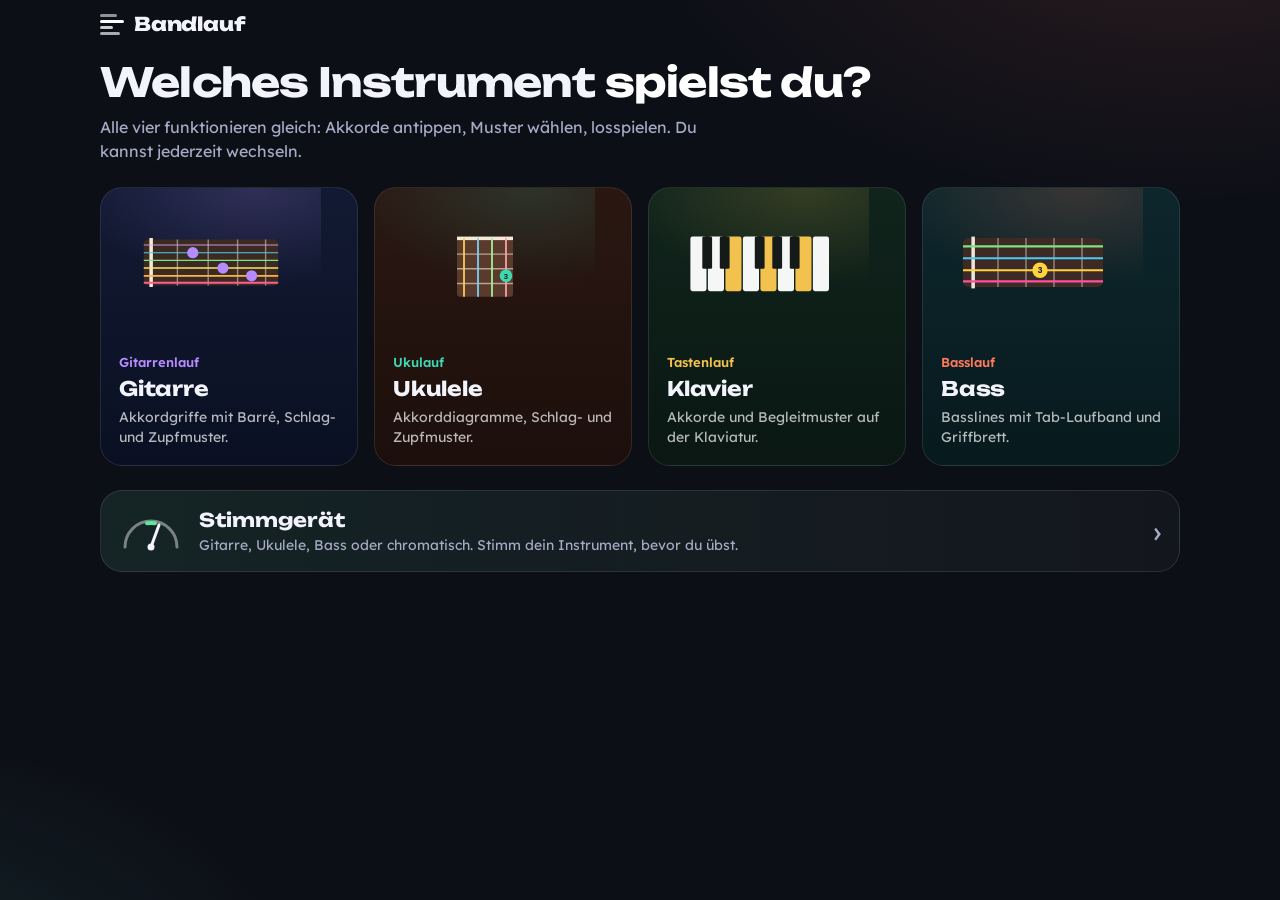
<file: index-4.html>
<!doctype html><html lang="de"><head><meta charset="utf-8"><meta name="viewport" content="width=device-width,initial-scale=1,viewport-fit=cover"></head><body>
<title>Bandlauf</title>
<meta name="claude:viewport-fit-sides" content="cover">
<link rel="preconnect" href="https://fonts.googleapis.com">
<link rel="stylesheet" href="https://fonts.googleapis.com/css2?family=Unbounded:wght@500;700;800&family=Lexend:wght@400;500;600&display=swap">
<style>
/* Layout: optional instrument picker, then a library (cards with mini previews) and a player: settings strip, foldable chord/pattern builder, running band + instrument view, round transport */
:root{
  --bg:#0d0f17;--bg-2:#161927;--fg:#f3f4fb;--muted:#a6aac4;--accent:#ffffff;--accent-ink:#0d0f17;--glow1:rgba(255,122,89,.12);--glow2:rgba(63,214,176,.12);
  --surface:rgba(255,255,255,0.055);
  --surface-2:rgba(255,255,255,0.09);
  --border:rgba(255,255,255,0.10);
  --good:#5ee6a0;
  --bad:#ff6f7d;
  --mic:#9fb4ff;
  --font-display:"Unbounded", "Segoe UI", system-ui, sans-serif;
  --font-body:"Lexend", system-ui, -apple-system, "Segoe UI", sans-serif;
  --r:16px;
  color-scheme:dark;
}
[hidden]{display:none!important}
html{height:100%;box-sizing:border-box;padding-top:env(safe-area-inset-top,0px);padding-bottom:env(safe-area-inset-bottom,0px)}
@supports (height:100dvh){ html{height:100dvh} }
body{height:100%;margin:0}
button{touch-action:manipulation;-webkit-tap-highlight-color:transparent;-webkit-user-select:none;user-select:none}
body{background:var(--bg);color:var(--fg);font-family:var(--font-body);font-size:15px;overflow:hidden;transition:background-color .3s;
  background-image:radial-gradient(900px 520px at 92% -12%,var(--glow1),transparent 60%),radial-gradient(760px 460px at -12% 112%,var(--glow2),transparent 60%);background-attachment:fixed}
button,input,select{font-family:inherit}
.screen{height:100%;box-sizing:border-box;padding-left:max(16px, env(safe-area-inset-left, 0px));padding-right:max(16px, env(safe-area-inset-right, 0px));padding-block:12px}
:is(button,select,input):focus-visible{outline:2px solid var(--accent);outline-offset:2px}
.vh{position:absolute;width:1px;height:1px;overflow:hidden;clip:rect(0 0 0 0)}

.brand{font-family:var(--font-display);font-weight:800;font-size:19px;letter-spacing:-.01em;display:flex;align-items:center;gap:10px}
.logo{display:flex;flex-direction:column;gap:3px;width:24px}
.logo i{height:3px;border-radius:2px;display:block;background:var(--accent)}
.logo i:nth-child(1){width:70%;opacity:.55}.logo i:nth-child(2){width:100%}.logo i:nth-child(3){width:55%;opacity:.8}.logo i:nth-child(4){width:85%;opacity:.65}

.btn{appearance:none;border:1px solid var(--border);background:var(--surface);color:var(--fg);font:500 14.5px/1.1 var(--font-body);padding:10px 16px;min-height:44px;border-radius:999px;cursor:pointer;display:inline-flex;align-items:center;gap:8px;user-select:none;box-sizing:border-box}
.btn .bt{white-space:nowrap}
@media (hover:hover){ .btn:hover{background:var(--surface-2)} }
.btn svg{width:16px;height:16px;fill:currentColor;flex:none}
.btn.primary{background:var(--accent);border-color:var(--accent);color:var(--accent-ink);font-weight:600}
.btn.small{min-height:38px;padding:6px 14px;font-size:14px}
.btn.danger{color:#ffb3ba}
.headbtns{display:flex;gap:8px;flex-wrap:wrap}

/* ---------- Instrument wählen ---------- */
#pick{overflow-y:auto}
.pick-in{max-width:1080px;margin:0 auto;display:flex;flex-direction:column;gap:24px;padding-bottom:24px}
.icards{display:grid;grid-template-columns:repeat(4,minmax(0,1fr));gap:16px}
@media (max-width:1000px){ .icards{grid-template-columns:repeat(2,minmax(0,1fr))} }
.icard{appearance:none;text-align:left;border:1px solid var(--border);border-radius:22px;padding:0;cursor:pointer;color:var(--fg);overflow:hidden;display:flex;flex-direction:column;background:var(--ibg);transition:transform .18s,box-shadow .18s,border-color .18s}
@media (hover:hover){ .icard:hover{transform:translateY(-4px);border-color:var(--iac);box-shadow:0 18px 40px -18px var(--iac)} }
.icard .art{height:150px;display:flex;align-items:center;justify-content:center;background:radial-gradient(260px 140px at 70% 0%,var(--iglow),transparent 70%)}
.icard .art svg{width:70%;max-width:220px;height:auto}
.icard .ib{padding:16px 18px 18px;display:flex;flex-direction:column;gap:6px}
.icard h3{margin:0;font-family:var(--font-display);font-weight:700;font-size:20px;letter-spacing:-.01em}
.icard .an{font-size:13px;font-weight:600;color:var(--iac)}
.icard p{margin:0;color:rgba(255,255,255,.7);font-size:14px;line-height:1.45}

/* ---------- Bibliothek ---------- */
#lib{overflow-y:auto}
.lib-in{max-width:1080px;margin:0 auto;display:flex;flex-direction:column;gap:20px;padding-bottom:24px}
.lib-head{display:flex;align-items:center;justify-content:space-between;gap:12px;flex-wrap:wrap}
.hero{display:flex;flex-direction:column;gap:10px}
.hero h1{font-family:var(--font-display);font-weight:700;font-size:clamp(24px,4.4vw,40px);line-height:1.12;letter-spacing:-.02em;margin:0;text-wrap:balance}
.hero h1 em{font-style:normal;color:var(--accent)}
.hero p{margin:0;color:var(--muted);font-size:16px;line-height:1.5;max-width:60ch}
.filters{display:flex;gap:8px;flex-wrap:wrap}
.filter{appearance:none;border:1px solid var(--border);background:var(--surface);color:var(--fg);font:500 14.5px var(--font-body);padding:0 16px;min-height:42px;border-radius:999px;cursor:pointer}
.filter[aria-pressed="true"]{background:var(--fg);color:var(--bg);border-color:var(--fg)}
.sec{font-family:var(--font-display);font-weight:500;font-size:14px;color:var(--muted);letter-spacing:.03em;margin:6px 0 -8px}
.grid{display:grid;grid-template-columns:repeat(auto-fill,minmax(230px,1fr));gap:14px}
.card{appearance:none;text-align:left;border:1px solid var(--border);background:linear-gradient(180deg,rgba(255,255,255,.07),rgba(255,255,255,.03));color:var(--fg);border-radius:var(--r);padding:0;cursor:pointer;overflow:hidden;display:flex;flex-direction:column;transition:transform .18s,border-color .18s,box-shadow .18s}
@media (hover:hover){ .card:hover{transform:translateY(-3px);border-color:rgba(255,255,255,.22);box-shadow:0 14px 30px -14px rgba(0,0,0,.7)} }
.thumb{display:block;width:100%;height:78px;background:rgba(0,0,0,.22)}
.cbody{padding:14px 16px 16px;display:flex;flex-direction:column;gap:6px;min-width:0}
.ctop{display:flex;justify-content:space-between;align-items:center;gap:8px}
.card h3{margin:0;font-family:var(--font-display);font-weight:500;font-size:16px;line-height:1.25;letter-spacing:-.01em}
.card p{margin:0;color:var(--muted);font-size:13.5px;line-height:1.4}
.lvl{display:inline-flex;align-items:center;gap:7px;font-size:12.5px;font-weight:600;color:var(--lc)}
.lvl .bars{display:inline-flex;gap:2px;align-items:flex-end;height:12px}
.lvl .bars i{width:4px;border-radius:2px;background:rgba(255,255,255,.18);display:block}
.lvl .bars i:nth-child(1){height:5px}.lvl .bars i:nth-child(2){height:8px}.lvl .bars i:nth-child(3){height:12px}
.lvl .bars i.on{background:var(--lc)}
.stars{display:inline-flex;gap:2px}
.stars svg{width:14px;height:14px}
.card.act{border-style:dashed;align-items:center;justify-content:center;min-height:170px;gap:10px;color:var(--muted);background:transparent;text-align:center;padding:16px}
.card.act b{font-family:var(--font-display);font-weight:500;color:var(--fg);font-size:15.5px}
.card.act .plus{width:46px;height:46px;border-radius:50%;background:var(--surface-2);display:flex;align-items:center;justify-content:center}
.card.act .plus svg{width:20px;height:20px;fill:var(--fg)}
.card.act.build{border-color:var(--accent)}
.card.act.build .plus{background:var(--accent)}
.card.act.build .plus svg{fill:var(--accent-ink)}

/* ---------- Spieler ---------- */
#player{display:flex;flex-direction:column;gap:10px;overflow:hidden}
#player>.ptop,#player>.transport,#player>.notice{flex:none}
.pctl{flex:0 1 auto;min-height:0;overflow-y:auto;display:flex;flex-direction:column;gap:10px;overscroll-behavior:contain;-webkit-overflow-scrolling:touch;border-radius:var(--r)}
#setToggle{display:none}
#setToggle[aria-expanded="true"]{border-color:var(--accent);color:var(--accent)}
@media (max-width:699px),(max-height:699px){
  #setToggle{display:inline-flex}
  #player:not(.set-open) .strip{display:none}
}
.ptop{display:flex;align-items:center;gap:12px;flex-wrap:wrap}
.ptitle{flex:1 1 180px;min-width:0;display:flex;flex-direction:column;gap:3px}
.ptitle h2{margin:0;font-family:var(--font-display);font-weight:500;font-size:18px;letter-spacing:-.01em;white-space:nowrap;overflow:hidden;text-overflow:ellipsis}
.ptop{flex-wrap:nowrap}
.ptop .btn{flex:none}
.strip,.builder{border:1px solid var(--border);border-radius:var(--r);background:var(--surface)}
.strip{display:flex;flex-wrap:wrap;gap:10px 22px;align-items:flex-end;padding:12px 14px}
.group{display:flex;flex-direction:column;gap:6px;min-width:0}
.lbl{font-size:12px;font-weight:500;color:var(--muted)}
.row{display:flex;flex-wrap:wrap;gap:8px;align-items:center}
.seg{display:inline-flex;flex-wrap:wrap;padding:3px;border-radius:22px;background:rgba(0,0,0,.25);border:1px solid var(--border)}
.seg button{appearance:none;border:0;background:transparent;color:var(--fg);font:500 14px var(--font-body);padding:0 14px;min-height:36px;border-radius:999px;cursor:pointer}
.seg button[aria-pressed="true"]{background:var(--fg);color:var(--bg)}
.stepper{display:inline-flex;align-items:center;border-radius:999px;background:rgba(0,0,0,.25);border:1px solid var(--border);padding:3px}
.stepper button{appearance:none;border:0;background:var(--surface-2);color:var(--fg);width:36px;height:36px;border-radius:50%;font:600 18px var(--font-body);cursor:pointer}
.stepper output{min-width:78px;text-align:center;font-weight:600;font-variant-numeric:tabular-nums}
.switch{appearance:none;display:inline-flex;align-items:center;gap:10px;border:1px solid var(--border);background:rgba(0,0,0,.18);color:var(--fg);border-radius:999px;padding:0 16px 0 6px;min-height:42px;font:500 14px var(--font-body);cursor:pointer}
.switch .track{width:42px;height:28px;border-radius:999px;background:var(--surface-2);position:relative;transition:background .15s}
.switch .track::after{content:"";position:absolute;top:4px;left:4px;width:20px;height:20px;border-radius:50%;background:var(--muted);transition:transform .15s,background .15s}
.switch[aria-pressed="true"] .track{background:var(--accent)}
.switch[aria-pressed="true"] .track::after{transform:translateX(14px);background:var(--accent-ink)}
.chipt{appearance:none;border:1px solid var(--border);background:rgba(0,0,0,.18);color:var(--muted);border-radius:999px;padding:0 14px;min-height:42px;font:500 14px var(--font-body);cursor:pointer;display:inline-flex;align-items:center;gap:8px}
.chipt::before{content:"";width:9px;height:9px;border-radius:50%;background:rgba(255,255,255,.2)}
.chipt[aria-pressed="true"]{color:var(--fg);border-color:rgba(255,255,255,.3)}
.chipt[aria-pressed="true"]::before{background:var(--accent)}
.micbtn{appearance:none;display:inline-flex;align-items:center;gap:8px;border:1px solid var(--border);background:rgba(0,0,0,.18);color:var(--fg);border-radius:999px;padding:0 16px;min-height:42px;font:500 14px var(--font-body);cursor:pointer}
.micbtn svg{width:16px;height:16px;fill:currentColor}
.micbtn[aria-pressed="true"]{border-color:var(--mic);color:var(--mic);background:rgba(159,180,255,.1)}
.meter{width:40px;height:6px;border-radius:3px;background:var(--surface-2);overflow:hidden;display:none}
.meter i{display:block;height:100%;width:0;background:var(--mic)}
.micbtn[aria-pressed="true"] .meter{display:block}
select{appearance:none;background:rgba(0,0,0,.22) url("data:image/svg+xml,%3Csvg xmlns='http://www.w3.org/2000/svg' width='12' height='8'%3E%3Cpath d='M1 1l5 5 5-5' fill='none' stroke='%23a9b5b5' stroke-width='2'/%3E%3C/svg%3E") no-repeat right 12px center;color:var(--fg);border:1px solid var(--border);border-radius:999px;font:500 14px var(--font-body);padding:0 32px 0 14px;min-height:40px;cursor:pointer}
select option{background:var(--bg-2);color:var(--fg)}
input[type=text]{background:rgba(0,0,0,.22);color:var(--fg);border:1px solid var(--border);border-radius:999px;font:500 14px var(--font-body);padding:0 16px;min-height:40px;min-width:0;width:16em;max-width:100%;box-sizing:border-box}

/* Baukasten */
.bhead{appearance:none;width:100%;background:transparent;border:0;color:var(--fg);display:flex;align-items:center;justify-content:space-between;gap:10px;padding:12px 16px;cursor:pointer;font:600 15px var(--font-body)}
.bhead span:first-child{display:flex;align-items:center;gap:10px}
.bhead .ic{width:28px;height:28px;border-radius:50%;background:var(--accent);color:var(--accent-ink);display:flex;align-items:center;justify-content:center}
.bhead .ic svg{width:14px;height:14px;fill:currentColor}
.bhead .chev{transition:transform .2s;color:var(--muted)}
.builder[data-open="false"] .chev{transform:rotate(-90deg)}
.bbody{display:flex;flex-direction:column;gap:16px;padding:4px 16px 16px}
.builder[data-open="false"] .bbody{display:none}
.bstep{display:grid;grid-template-columns:34px minmax(0,1fr);gap:14px;align-items:start}
.bnum{width:34px;height:34px;border-radius:50%;background:var(--accent);color:var(--accent-ink);font:700 15px var(--font-display);display:flex;align-items:center;justify-content:center}
.bmain{display:flex;flex-direction:column;gap:10px;min-width:0}
.bmain h3{margin:6px 0 0;font-family:var(--font-display);font-weight:500;font-size:16px}
.bhint{margin:0;color:var(--muted);font-size:14px;line-height:1.45;max-width:66ch}
.bhint b{color:var(--fg)}
.prog{display:flex;flex-wrap:wrap;gap:8px;min-height:64px;align-items:stretch}
.tile{position:relative;min-width:70px;padding:8px 14px 6px;border-radius:14px;background:rgba(0,0,0,.28);border:1px solid var(--border);display:flex;flex-direction:column;align-items:center;justify-content:center;gap:2px}
.tile b{font-family:var(--font-display);font-weight:700;font-size:19px;color:var(--fg)}
.tile small{font-size:11px;color:var(--muted)}
.tile.now{border-color:var(--accent);box-shadow:0 0 0 1px var(--accent) inset}
.tile .x{position:absolute;top:-7px;right:-7px;width:24px;height:24px;border-radius:50%;border:1px solid var(--border);background:var(--bg-2);color:var(--muted);font-size:15px;line-height:1;cursor:pointer;padding:0}
.tile .x:hover{color:var(--fg)}
.empty{display:flex;align-items:center;padding:0 16px;border:1.5px dashed var(--border);border-radius:14px;color:var(--muted);font-size:14px}
.palette{display:flex;flex-direction:column;gap:8px;margin-top:4px}
.prow{display:flex;flex-wrap:wrap;gap:6px;align-items:center}
.prow>.lbl{width:4.6em}
.pc{appearance:none;min-width:54px;height:48px;padding:0 12px;border-radius:12px;border:1px solid var(--border);background:var(--surface-2);color:var(--fg);font:700 16px var(--font-display);cursor:pointer}
@media (hover:hover){ .pc:hover{border-color:rgba(255,255,255,.3)} }
.pc.min{background:rgba(76,201,240,.12);border-color:rgba(76,201,240,.3)}
.pc.dom{background:rgba(255,160,100,.12);border-color:rgba(255,160,100,.35)}
.pc.acc{display:inline-flex;flex-direction:column;justify-content:center;align-items:center;line-height:1.05;font-size:12.5px;background-color:rgba(0,0,0,.35)}
.pc.acc span+span{color:var(--muted);font-size:11.5px}
.pchip{appearance:none;border:1px solid var(--border);background:rgba(0,0,0,.2);color:var(--fg);border-radius:999px;padding:6px 14px;min-height:40px;font:500 13.5px var(--font-body);cursor:pointer;text-align:left}
.pchip small{display:block;color:var(--muted);font-size:11.5px}
.pgrid{display:grid;grid-template-columns:repeat(auto-fill,minmax(170px,1fr));gap:8px}
.pcard{appearance:none;text-align:left;border:1.5px solid var(--border);background:rgba(0,0,0,.22);color:var(--fg);border-radius:14px;padding:10px 12px;cursor:pointer;display:flex;flex-direction:column;gap:6px;min-width:0}
.pcard[aria-pressed="true"]{border-color:var(--accent);background:color-mix(in srgb,var(--accent) 14%,transparent)}
.pcard .pn{display:flex;justify-content:space-between;align-items:center;gap:6px;font-weight:600;font-size:13.5px}
.pcard .lv{display:inline-flex;gap:2px}
.pcard .lv i{width:6px;height:6px;border-radius:50%;background:rgba(255,255,255,.2);display:block}
.pcard .lv i.on{background:var(--lc)}
.cells{display:grid;gap:3px}
.cells span{height:22px;border-radius:5px;background:rgba(255,255,255,.05);font:700 11px var(--font-display);display:flex;align-items:center;justify-content:center;color:transparent}
.cells span.on{background:var(--accent);color:var(--accent-ink)}
.cells span.on.l{background:color-mix(in srgb,var(--accent) 55%,#ffffff 0%);opacity:.75}
.cellsrow{display:flex;gap:6px;align-items:center}
.cellsrow em{font-style:normal;font-size:10.5px;color:var(--muted);width:10px}
.cellsrow .cells{flex:1}
.steps{display:grid;gap:6px;max-width:560px}
.step{appearance:none;border:1px solid var(--border);background:rgba(0,0,0,.25);color:var(--muted);border-radius:12px;height:50px;font:700 17px var(--font-display);cursor:pointer;display:flex;align-items:center;justify-content:center;padding:0}
.step.on{background:var(--accent);border-color:var(--accent);color:var(--accent-ink)}
.step.beat{box-shadow:inset 0 -3px 0 rgba(255,255,255,.08)}
.counts{display:grid;gap:6px;max-width:560px;font-size:12px;color:var(--muted);text-align:center;font-variant-numeric:tabular-nums}
.erow{display:flex;flex-direction:column;gap:6px}

/* Takt-Kästchen */
.slots{display:grid;grid-template-columns:repeat(4,minmax(0,1fr));gap:8px;max-width:620px}
.slot{appearance:none;position:relative;min-height:66px;border-radius:14px;border:1.5px solid var(--border);background:rgba(0,0,0,.28);color:var(--fg);display:flex;flex-direction:column;align-items:center;justify-content:center;gap:2px;cursor:pointer;padding:6px 4px;font:inherit}
.slot b{font-family:var(--font-display);font-weight:700;font-size:20px;line-height:1.1}
.slot small{font-size:11px;color:var(--muted)}
.slot.empty b{color:var(--muted);font-weight:500;font-size:22px}
.slot.min{background:rgba(76,201,240,.10)}
.slot.dom{background:rgba(255,160,100,.10)}
.slot.sel{border-color:var(--accent);box-shadow:0 0 0 2px var(--accent) inset}
.slot.sel.empty b{color:var(--accent)}
.slot.off{border-style:dashed;opacity:.35;cursor:default}
.slot.now{border-color:var(--fg)}
.slot .x{position:absolute;top:-8px;right:-8px;width:28px;height:28px;border-radius:50%;border:1px solid var(--border);background:var(--bg-2);color:var(--muted);font-size:16px;line-height:1;cursor:pointer;padding:0;display:flex;align-items:center;justify-content:center}
.keyrow{display:flex;flex-wrap:wrap;align-items:center;gap:8px 12px}
.cbtns{display:grid;grid-template-columns:repeat(auto-fill,minmax(76px,1fr));gap:8px;max-width:620px}
.cb{appearance:none;min-height:60px;border-radius:14px;border:1px solid var(--border);background:var(--surface-2);color:var(--fg);cursor:pointer;display:flex;flex-direction:column;align-items:center;justify-content:center;gap:1px;font:inherit;padding:4px}
.cb b{font-family:var(--font-display);font-weight:700;font-size:19px}
.cb small{font-size:11px;color:var(--muted)}
.cb.min{background:rgba(76,201,240,.13);border-color:rgba(76,201,240,.35)}
.cb.dom{background:rgba(255,160,100,.13);border-color:rgba(255,160,100,.38)}
.cb.flash,.pc.flash{box-shadow:0 0 0 2px var(--accent) inset}
@media (hover:hover){ .cb:hover,.slot:not(.off):hover{border-color:rgba(255,255,255,.35)} }
.btn.ghost{background:transparent}
.bdone{align-self:flex-start;margin-left:48px}
@media (max-width:560px){
  .bstep{display:block}
  .bnum{float:left;width:30px;height:30px;font-size:14px;margin:2px 10px 0 0}
  .bmain h3{margin-top:5px;min-height:30px}
  .bbody{padding:4px 12px 14px}
  #progPresets{flex-wrap:nowrap;overflow-x:auto;padding-bottom:4px;-webkit-overflow-scrolling:touch}
  #progPresets .pchip{flex:none}
  #keySeg button{padding:0 11px}
}
.slothint-warn{color:var(--fg)!important;font-weight:600}
@media (max-width:560px){ .slots{gap:6px} .slot{min-height:58px} .slot b{font-size:17px} .bdone{margin-left:0;width:100%} .cbtns{grid-template-columns:repeat(4,minmax(0,1fr))} }

.notice{background:color-mix(in srgb,var(--accent) 12%,transparent);border:1px solid color-mix(in srgb,var(--accent) 40%,transparent);color:var(--fg);border-radius:12px;padding:10px 14px;font-size:14px;line-height:1.45;display:flex;gap:12px;align-items:flex-start}
.notice p{margin:0;flex:1;min-width:0}
.notice button{appearance:none;background:none;border:0;color:inherit;font:600 14px var(--font-body);cursor:pointer;padding:2px 4px}

.stage{flex:1 1 0;min-height:max(210px,36dvh);position:relative;-webkit-user-select:none;user-select:none;-webkit-touch-callout:none;border-radius:var(--r);overflow:hidden;border:1px solid var(--border);background:var(--bg)}
canvas#cv{display:block;width:100%;height:100%;touch-action:none}
.drop{position:fixed;inset:12px;display:flex;align-items:center;justify-content:center;background:color-mix(in srgb,var(--bg) 92%,transparent);font-family:var(--font-display);font-size:22px;color:var(--accent);border:2px dashed var(--accent);border-radius:var(--r);z-index:30}

.transport{display:flex;flex-wrap:wrap;align-items:center;gap:10px 14px}
.round{appearance:none;border:1px solid var(--border);background:var(--surface);color:var(--fg);width:46px;height:46px;border-radius:50%;cursor:pointer;display:flex;align-items:center;justify-content:center;flex:none}
.round svg{width:18px;height:18px;fill:currentColor}
.round.play{width:60px;height:60px;background:var(--accent);border-color:var(--accent);color:var(--accent-ink);box-shadow:0 8px 26px -8px var(--accent)}
.round.play svg{width:22px;height:22px}
.strumpad{display:flex;gap:8px}
.strumpad button{appearance:none;border:1px solid var(--border);background:var(--surface-2);color:var(--fg);border-radius:14px;min-width:70px;height:52px;font:700 20px var(--font-display);cursor:pointer;display:flex;align-items:center;justify-content:center;gap:6px}
.strumpad button small{font:500 12px var(--font-body);color:var(--muted)}
.strumpad button:active{background:var(--accent);color:var(--accent-ink)}
.seekwrap{flex:1 1 200px;display:flex;align-items:center;gap:10px;min-width:0;font-size:13px;color:var(--muted);font-variant-numeric:tabular-nums}
input[type=range]{flex:1;min-width:0;accent-color:var(--accent)}
.score{display:flex;gap:8px}
.score span{display:inline-flex;align-items:center;gap:8px;padding:0 14px;min-height:40px;border-radius:999px;background:var(--surface);border:1px solid var(--border);font-size:14px;font-variant-numeric:tabular-nums;white-space:nowrap}
.score b{font-family:var(--font-display);font-weight:700;font-size:15px}
.score .ok b{color:var(--good)} .score .no b{color:var(--bad)}
.score em{font-style:normal} .score i{font-style:normal;display:none}

.help{position:fixed;inset:0;z-index:20;background:rgba(4,5,10,.72);backdrop-filter:blur(6px);-webkit-backdrop-filter:blur(6px);display:flex;align-items:center;justify-content:center;padding-left:max(16px, env(safe-area-inset-left, 0px));padding-right:max(16px, env(safe-area-inset-right, 0px));padding-block:max(16px, env(safe-area-inset-top, 0px)) max(16px, env(safe-area-inset-bottom, 0px));overflow:auto}
.hcard{background:var(--bg-2);border:1px solid var(--border);border-radius:22px;padding:24px;max-width:580px;width:100%;box-sizing:border-box;max-height:100%;overflow:auto}
.hcard h2{font-family:var(--font-display);font-weight:700;font-size:24px;margin:0 0 16px}
.hcard ol{margin:0;padding:0;list-style:none;display:flex;flex-direction:column;gap:14px;counter-reset:s}
.hcard li{display:grid;grid-template-columns:36px 1fr;gap:12px;align-items:start;line-height:1.45;counter-increment:s}
.hcard li::before{content:counter(s);width:36px;height:36px;border-radius:50%;background:var(--accent);color:var(--accent-ink);font:700 15px var(--font-display);display:flex;align-items:center;justify-content:center}
.hcard li b{display:block;font-size:16px;font-weight:600}
.hcard li span{color:var(--muted);font-size:14.5px}
.hcard .tip{margin:18px 0 0;padding:12px 14px;border-radius:12px;background:var(--surface);font-size:14.5px;line-height:1.45}
.hcard .end{display:flex;justify-content:flex-end;margin-top:18px}
.sdots i{width:11px;height:11px;border-radius:50%;display:inline-block;vertical-align:-1px;margin-right:3px}

/* ---------- Stimmgerät ---------- */
.tcard{appearance:none;display:flex;align-items:center;gap:16px;text-align:left;width:100%;border:1px solid var(--border);border-radius:22px;background:linear-gradient(90deg,rgba(94,230,160,.10),rgba(255,255,255,.03));color:var(--fg);padding:16px 18px;cursor:pointer}
.tcard .tic{width:64px;height:48px;flex:none;color:var(--fg);display:flex;align-items:center;justify-content:center}
.tcard .tic svg{width:64px;height:40px}
.tcard .ttx{display:flex;flex-direction:column;gap:4px;flex:1;min-width:0}
.tcard b{font-family:var(--font-display);font-weight:700;font-size:19px}
.tcard .ttx span{color:var(--muted);font-size:14px;line-height:1.4}
.tcard .tgo{font-size:30px;color:var(--muted);flex:none}
@media (hover:hover){ .tcard:hover{border-color:rgba(94,230,160,.5)} }
#tuner{overflow-y:auto}
.tun-in{max-width:640px;margin:0 auto;display:flex;flex-direction:column;gap:16px;padding-bottom:20px;align-items:stretch}
.hd-sp{width:44px}
.tun-inst{align-self:center}
.tun-card{border:1px solid var(--border);border-radius:24px;background:var(--surface);padding:18px 16px 16px;display:flex;flex-direction:column;align-items:center;gap:4px}
.tun-note{font-family:var(--font-display);font-weight:800;font-size:clamp(56px,16vw,88px);line-height:1;letter-spacing:-.03em;display:flex;align-items:flex-start;gap:4px;transition:color .2s}
.tun-note small{font-size:.32em;font-weight:500;color:var(--muted);margin-top:.35em}
.tun-card.ok .tun-note{color:var(--good)}
.tun-target{min-height:20px;color:var(--muted);font-size:14px}
.tun-gauge{width:100%;max-width:420px;height:auto;display:block}
.tun-gauge .tick{stroke:var(--muted);opacity:.55}
.tun-gauge .tick.big{opacity:.9}
#tunZone{stroke:var(--good);opacity:.35}
.tun-card.ok #tunZone{opacity:.9}
#tunNeedle{transition:opacity .3s}
#tunNeedle line{stroke:var(--accent)}
#tunNeedle circle{fill:var(--accent)}
.tun-card.ok #tunNeedle line,.tun-card.ok #tunNeedle circle{stroke:var(--good);fill:var(--good)}
.tun-card.idle #tunNeedle{opacity:.25}
.tg-l,.tg-r{fill:var(--muted);font:500 12px var(--font-body);text-anchor:middle}
.tun-cents{font-weight:600;font-variant-numeric:tabular-nums;min-height:22px;font-size:16px}
.tun-msg{margin:4px 0 0;text-align:center;font-size:16px;line-height:1.45;max-width:36ch;min-height:46px}
.tun-card.ok .tun-msg{color:var(--good);font-weight:600}
.tun-strings{display:flex;flex-wrap:wrap;gap:10px;justify-content:center}
.sbtn{appearance:none;position:relative;width:60px;height:60px;border-radius:50%;border:2px solid var(--sc);background:rgba(0,0,0,.25);color:var(--fg);font:700 20px var(--font-display);cursor:pointer;display:flex;align-items:center;justify-content:center}
.sbtn small{position:absolute;bottom:-18px;left:50%;transform:translateX(-50%);font:500 11px var(--font-body);color:var(--muted);white-space:nowrap}
.sbtn[aria-pressed="true"]{background:var(--sc);color:#0d0f17}
.sbtn.near{box-shadow:0 0 0 4px color-mix(in srgb,var(--sc) 35%,transparent)}
.sbtn.done::after{content:"✓";position:absolute;top:-6px;right:-6px;width:22px;height:22px;border-radius:50%;background:var(--good);color:#0d0f17;font:700 13px var(--font-body);display:flex;align-items:center;justify-content:center}
.sbtn.auto{width:auto;padding:0 16px;border-radius:999px;font:600 14px var(--font-body);--sc:var(--muted)}
.tun-strings{padding-bottom:18px}
.tun-side{display:flex;flex-direction:column;gap:12px;align-items:center}
.tun-mode{font-size:13px;color:var(--muted);text-align:center;min-height:18px}
@media (max-width:560px){
  .tun-in{gap:12px}
  .tun-card{padding:12px 12px 10px;gap:2px}
  .tun-note{font-size:clamp(46px,13vw,64px)}
  .tun-gauge{max-width:300px}
  .tun-msg{font-size:15px;min-height:42px}
  .sbtn{width:48px;height:48px;font-size:17px}
  .tun-strings{gap:8px}
  .tun-foot .btn{min-height:46px}
  .tun-foot .lbl{font-size:12px}
}
@media (max-width:560px) and (max-height:760px){ #tunHint{display:none} .tun-in{gap:10px} }
@media (max-height:560px) and (min-width:560px){
  .tun-in{max-width:960px;display:grid;grid-template-columns:minmax(0,1fr) minmax(0,1fr);grid-template-areas:"head inst" "card side";align-items:start;column-gap:18px;row-gap:10px}
  .tun-in>.lib-head{grid-area:head;flex-wrap:nowrap}
  .tun-in>.lib-head .hd-sp{display:none}
  .tun-in>.tun-inst{grid-area:inst;justify-self:end;flex-wrap:nowrap}
  .tun-inst button{font-size:12.5px;padding:0 9px}
  #tunHint{display:none}
  .tun-strings{gap:6px;flex-wrap:nowrap}
  .tun-in>.tun-card{grid-area:card;padding:10px}
  .tun-in>.tun-side{grid-area:side}
  .tun-note{font-size:44px}
  .tun-gauge{max-width:260px}
  .tun-msg{font-size:14px;min-height:38px}
  .sbtn{width:42px;height:42px;font-size:15px}
  .tun-gauge{max-width:230px}
}
.tun-foot{display:flex;flex-direction:column;align-items:center;gap:10px;text-align:center}
.tun-foot .btn{min-width:200px;justify-content:center;min-height:50px;font-size:16px}
#tunMic[aria-pressed="true"]{background:transparent;color:var(--fg);border-color:var(--border)}

/* ---------- Touch-Geräte ---------- */
.btn .q{display:none;font:700 16px var(--font-display)}
@media (pointer:coarse){
  select,input[type=text]{font-size:16px}
  .seg button{min-height:42px}
  .stepper button{width:42px;height:42px}
  .tile .x{width:30px;height:30px;top:-10px;right:-10px;font-size:17px}
  .bhead{min-height:52px}
  input[type=range]{height:32px}
}
/* Smartphone: beim Bauen hat der Baukasten den ganzen Platz, Start zeigt die Bühne wieder */
@media (max-height:700px),(max-width:560px){ #player.building .stage{display:none} }
/* ---------- Schmale Bildschirme (Smartphone hochkant) ---------- */
@media (max-width:560px){
  .btn .bt{display:none}
  .btn .q{display:inline}
  .ptop .btn,.lib-head .btn{width:44px;padding:0;justify-content:center}
  .ptitle h2{font-size:15.5px}
  .transport{gap:8px 10px}
  .round{width:42px;height:42px}
  .round.play{width:54px;height:54px}
  .strumpad button{min-width:48px;height:50px}
  .strumpad button small{display:none}
  .seekwrap{flex:1 1 100%;order:5}
  .score span{padding:0 10px;min-height:36px}
  .score em{display:none} .score i{display:inline}
  .prow>.lbl{width:100%}
  .pgrid{grid-template-columns:repeat(2,minmax(0,1fr))}
  .icards{grid-template-columns:1fr}
  .icard{flex-direction:row;align-items:stretch}
  .icard .art{width:120px;height:auto;flex:none}
  .icard .art svg{width:92%}
  .icard .ib{padding:14px 14px 14px 4px;justify-content:center}
  .icard h3{font-size:17px}
}
/* ---------- Niedrige Bildschirme (Smartphone quer) ---------- */
@media (max-height:520px){
  .screen{padding-block:6px}
  #player{gap:6px}
  .ptop .btn{min-height:38px}
  #pLevel{display:none}
  .ptitle h2{font-size:15px}
  .round{width:38px;height:38px}
  .round.play{width:46px;height:46px}
  .strumpad button{height:42px;min-width:56px;font-size:18px}
  .seekwrap{flex:1 1 140px;order:0}
  .score{display:none}
  .stage{min-height:170px}
  #player.building .stage{display:none}
  .hero h1{font-size:22px}
  .hero p{display:none}
}
@media (max-width:640px){
  body{font-size:14px}
  .strip{gap:10px 14px;padding:10px}
  .grid{grid-template-columns:repeat(auto-fill,minmax(160px,1fr));gap:10px}
  .thumb{height:60px}
  .cbody{padding:11px 12px 13px}
  .card h3{font-size:14.5px}
  .step{height:44px;font-size:15px}
  .stage{flex-basis:380px}
  .icard .art{height:110px}
}
@media (prefers-reduced-motion:reduce){ .card,.icard,.switch .track,.switch .track::after,.bhead .chev{transition:none} .card:hover,.icard:hover{transform:none} }
</style>

<section class="screen" id="pick" hidden>
  <div class="pick-in">
    <div class="lib-head">
      <div class="brand"><span class="logo"><i></i><i></i><i></i><i></i></span>Bandlauf</div>
    </div>
    <div class="hero">
      <h1>Welches Instrument <em>spielst du?</em></h1>
      <p>Alle vier funktionieren gleich: Akkorde antippen, Muster wählen, losspielen. Du kannst jederzeit wechseln.</p>
    </div>
    <div class="icards" id="icards"></div>
    <button class="tcard" id="openTuner">
      <span class="tic"><svg viewBox="0 0 64 40" aria-hidden="true"><path d="M6 36a26 26 0 0152 0" fill="none" stroke="currentColor" stroke-width="3" stroke-linecap="round" opacity=".45"/><path d="M28 12.2a26 26 0 018 0" fill="none" stroke="#5ee6a0" stroke-width="4" stroke-linecap="round"/><line x1="32" y1="36" x2="40" y2="14" stroke="currentColor" stroke-width="3" stroke-linecap="round"/><circle cx="32" cy="36" r="3.5" fill="currentColor"/></svg></span>
      <span class="ttx"><b>Stimmgerät</b><span>Gitarre, Ukulele, Bass oder chromatisch. Stimm dein Instrument, bevor du übst.</span></span>
      <span class="tgo" aria-hidden="true">›</span>
    </button>
  </div>
</section>

<section class="screen" id="tuner" hidden>
  <div class="tun-in">
    <div class="lib-head">
      <button class="btn" id="tunBack" aria-label="Zurück"><svg viewBox="0 0 16 16"><path d="M10.5 2L4.5 8l6 6 1.4-1.4L7.3 8l4.6-4.6z"/></svg><span class="bt">Zurück</span></button>
      <div class="brand">Stimmgerät</div>
      <span class="hd-sp"></span>
    </div>
    <div class="seg tun-inst" id="tunInst">
      <button data-v="guitar">Gitarre</button><button data-v="uke">Ukulele</button><button data-v="bass">Bass</button><button data-v="chrom">Chromatisch</button>
    </div>
    <div class="tun-card" id="tunCard">
      <div class="tun-note"><span id="tunNote">–</span><small id="tunOct"></small></div>
      <div class="tun-target" id="tunTarget"></div>
      <svg class="tun-gauge" viewBox="0 0 300 172" aria-hidden="true">
        <g id="tunTicks"></g>
        <path id="tunZone" fill="none" stroke-width="14" stroke-linecap="round"/>
        <text x="40" y="168" class="tg-l">zu tief</text><text x="260" y="168" class="tg-r">zu hoch</text>
        <g id="tunNeedle"><line x1="150" y1="158" x2="150" y2="36" stroke-width="4" stroke-linecap="round"/><circle cx="150" cy="158" r="9"/></g>
      </svg>
      <div class="tun-cents" id="tunCents" aria-live="off"></div>
      <p class="tun-msg" id="tunMsg" role="status">Tippe auf „Mikrofon an“ und spiel eine Saite.</p>
    </div>
    <div class="tun-side">
    <div class="tun-mode" id="tunMode"></div>
    <div class="tun-strings" id="tunStrings"></div>
    <div class="tun-foot">
      <button class="btn primary" id="tunMic"><svg viewBox="0 0 16 16"><path d="M8 1a2.5 2.5 0 012.5 2.5v4a2.5 2.5 0 01-5 0v-4A2.5 2.5 0 018 1zm-4.5 6.5h1.5a3 3 0 006 0h1.5a4.5 4.5 0 01-3.75 4.44V14h2v1.5h-5.5V14h2v-2.06A4.5 4.5 0 013.5 7.5z"/></svg><span id="tunMicLbl">Mikrofon an</span></button>
      <span class="lbl" id="tunHint">Tippe auf eine Saite: Du hörst, wie sie klingen soll.</span>
    </div>
    </div>
  </div>
</section>

<section class="screen" id="lib" hidden>
  <div class="lib-in">
    <div class="lib-head">
      <div class="brand"><span class="logo"><i></i><i></i><i></i><i></i></span><span id="appName"></span></div>
      <div class="headbtns">
        <button class="btn" id="libTuner" aria-label="Stimmgerät"><svg viewBox="0 0 16 16"><path d="M1.5 13a6.5 6.5 0 0113 0h-1.6a4.9 4.9 0 00-9.8 0zM7.2 13l2.6-6.2 1.3.6L8.6 13z"/></svg><span class="bt">Stimmen</span></button>
        <button class="btn" id="switchInst" hidden aria-label="Instrument wechseln"><svg viewBox="0 0 16 16"><path d="M10.5 2L4.5 8l6 6 1.4-1.4L7.3 8l4.6-4.6z"/></svg><span class="bt">Instrument wechseln</span></button>
        <button class="btn" id="helpBtn1" aria-label="So geht's"><span class="q" aria-hidden="true">?</span><span class="bt">So geht's</span></button>
      </div>
    </div>
    <div class="hero">
      <h1 id="heroH"></h1>
      <p id="heroP"></p>
    </div>
    <div class="filters" id="filters">
      <button class="filter" data-f="0" aria-pressed="true">Alle</button>
      <button class="filter" data-f="1" aria-pressed="false">Leicht</button>
      <button class="filter" data-f="2" aria-pressed="false">Mittel</button>
      <button class="filter" data-f="3" aria-pressed="false">Schwer</button>
    </div>
    <div class="grid" id="grid"></div>
    <div class="sec" id="songsTitle">Popsongs · nur die Akkorde, zum Mitspielen</div>
    <div class="grid" id="songs"></div>
    <div class="sec" id="mineTitle" hidden>Meine Akkordfolgen · bei allen Instrumenten</div>
    <div class="grid" id="mine"></div>
  </div>
  <input class="vh" type="file" id="file" accept=".mid,.midi,audio/midi,audio/x-midi">
</section>

<section class="screen" id="player" hidden>
  <div class="ptop">
    <button class="btn" id="back" aria-label="Alle Übungen"><svg viewBox="0 0 16 16"><path d="M10.5 2L4.5 8l6 6 1.4-1.4L7.3 8l4.6-4.6z"/></svg><span class="bt">Alle Übungen</span></button>
    <div class="ptitle"><h2 id="pName"></h2><span id="pLevel"></span></div>
    <button class="btn" id="setToggle" aria-expanded="false" aria-label="Einstellungen"><svg viewBox="0 0 16 16"><path d="M2 3.5h7.2a2 2 0 013.6 0H14v1.5h-1.2a2 2 0 01-3.6 0H2zm0 7.5h1.2a2 2 0 013.6 0H14v1.5H6.8a2 2 0 01-3.6 0H2z"/></svg><span class="bt">Einstellungen</span></button>
    <button class="btn" id="helpBtn2" aria-label="So geht's"><span class="q" aria-hidden="true">?</span><span class="bt">So geht's</span></button>
  </div>

  <div class="pctl" id="pctl">
  <div class="strip">
    <div class="group">
      <span class="lbl" id="whoLbl">Wer spielt?</span>
      <div class="seg" id="who"></div>
    </div>
    <div class="group" id="bpmGroup">
      <span class="lbl">Tempo</span>
      <div class="stepper"><button id="bpmDown" aria-label="Langsamer">−</button><output id="bpmOut">80 BPM</output><button id="bpmUp" aria-label="Schneller">+</button></div>
    </div>
    <div class="group" id="speedGroup" hidden>
      <span class="lbl">Tempo</span>
      <div class="seg" id="tempo">
        <button data-v="50" aria-pressed="false">Langsam</button>
        <button data-v="75" aria-pressed="false">Mittel</button>
        <button data-v="100" aria-pressed="true">Normal</button>
      </div>
    </div>
    <div class="group">
      <span class="lbl">Lied wartet auf mich</span>
      <button class="switch" id="wait" aria-pressed="false"><span class="track"></span><span id="waitLbl">Aus</span></button>
    </div>
    <div class="group">
      <span class="lbl">Dazu spielt die App</span>
      <div class="row">
        <button class="chipt" id="drumsBtn" aria-pressed="true">Schlagzeug</button>
        <button class="chipt" id="accBtn" aria-pressed="true">Begleitung</button>
      </div>
    </div>
    <div class="group">
      <span class="lbl" id="micGroupLbl">Echtes Instrument</span>
      <div class="row">
        <button class="micbtn" id="mic" aria-pressed="false">
          <svg viewBox="0 0 16 16"><path d="M8 1a2.5 2.5 0 012.5 2.5v4a2.5 2.5 0 01-5 0v-4A2.5 2.5 0 018 1zm-4.5 6.5h1.5a3 3 0 006 0h1.5a4.5 4.5 0 01-3.75 4.44V14h2v1.5h-5.5V14h2v-2.06A4.5 4.5 0 013.5 7.5z"/></svg>
          <span id="micLbl">App hört zu</span><span class="meter"><i id="meter"></i></span>
        </button>
        <select id="sens" aria-label="Wie gut soll die App hören?" hidden>
          <option value="1.6">Raum ist laut</option>
          <option value="1" selected>Normal hören</option>
          <option value="0.6" id="sensQuiet">Instrument ist leise</option>
        </select>
      </div>
    </div>
  </div>

  <div class="builder" id="builder" data-open="true" hidden>
    <button class="bhead" id="bToggle" aria-expanded="true">
      <span><span class="ic"><svg viewBox="0 0 16 16"><path d="M11.3 1.3l3.4 3.4-8.5 8.5H2.8V9.8z"/></svg></span><span id="bTitle">Selbst bauen</span></span>
      <span class="chev">▾</span>
    </button>
    <div class="bbody">
      <div class="bstep">
        <div class="bnum">1</div>
        <div class="bmain">
          <h3>Akkorde aussuchen</h3>
          <p class="bhint" id="slotHint">Tippe auf ein Kästchen. Dann tippe unten auf einen Akkord.</p>
          <div class="slots" id="slots"></div>
          <div class="row">
            <button class="btn small" id="addBars" hidden>+ 4 Takte</button>
            <button class="btn small" id="clearChords">Alle Kästchen leeren</button>
          </div>
          <div class="cbtns" id="chordBtns"></div>
          <div class="keyrow">
            <span class="lbl">Akkorde aus der Tonart</span>
            <div class="seg" id="keySeg"></div>
          </div>
          <div><button class="btn small ghost" id="moreToggle" aria-expanded="false">Mehr Akkorde ▾</button></div>
          <div class="palette" id="palette" hidden></div>
          <div class="lbl" style="margin-top:6px">Keine Idee? Nimm eine fertige Folge:</div>
          <div class="row" id="progPresets"></div>
          <div class="keyrow">
            <span class="lbl">Wie oft spielen?</span>
            <div class="seg" id="repsSeg"><button data-r="1">1-mal</button><button data-r="2">2-mal</button><button data-r="4">4-mal</button></div>
          </div>
        </div>
      </div>
      <div class="bstep">
        <div class="bnum">2</div>
        <div class="bmain">
          <h3 id="patTitle">Muster wählen</h3>
          <p class="bhint" id="patHint"></p>
          <div id="instOpts"></div>
          <div class="pgrid" id="pgrid"></div>
          <div><button class="btn small" id="editToggle" aria-expanded="false">Muster selbst ändern</button></div>
          <div id="stepEdit" class="group" hidden></div>
        </div>
      </div>
      <div class="bstep">
        <div class="bnum">3</div>
        <div class="bmain">
          <h3>Speichern</h3>
          <p class="bhint">Gespeicherte Akkordfolgen findest du bei allen Instrumenten. Jedes Instrument merkt sich sein eigenes Muster.</p>
          <div class="row">
            <input type="text" id="gName" maxlength="40" aria-label="Name">
            <button class="btn small primary" id="saveG">Speichern</button>
            <button class="btn small danger" id="delG" hidden>Löschen</button>
          </div>
          <span class="lbl" id="saveMsg" role="status"></span>
        </div>
      </div>
      <button class="btn primary bdone" id="bDone">Fertig – jetzt spielen</button>
    </div>
  </div>

  </div>

  <div class="notice" id="notice" role="status" hidden><p id="noticeText"></p><button id="noticeX" aria-label="Hinweis schließen">OK</button></div>

  <div class="stage" id="stage">
    <canvas id="cv" aria-label="Laufband und Instrument"></canvas>
  </div>

  <div class="transport">
    <button class="round" id="restart" aria-label="Von vorn"><svg viewBox="0 0 16 16"><path d="M3 2h2v12H3zM14 2v12L6 8z"/></svg></button>
    <button class="round play" id="play" aria-label="Start"><svg viewBox="0 0 16 16" id="playIcon"><path d="M4.5 2.5l9 5.5-9 5.5z"/></svg></button>
    <div class="strumpad" id="strumpad" hidden>
      <button id="strD" aria-label="Abschlag">↓<small>Ab</small></button>
      <button id="strU" aria-label="Aufschlag">↑<small>Auf</small></button>
    </div>
    <div class="seekwrap">
      <span id="cur">0:00</span>
      <input type="range" id="seek" min="0" max="100" step="0.01" value="0" aria-label="Stelle im Lied">
      <span id="dur">0:00</span>
    </div>
    <div class="score" id="score">
      <span class="ok"><em class="sl">Richtig</em><i aria-hidden="true">✓</i> <b id="hits">0</b></span>
      <span class="no"><em class="sl">Verpasst</em><i aria-hidden="true">✗</i> <b id="miss">0</b></span>
    </div>
  </div>
</section>

<div class="drop" id="drop" hidden>MIDI-Lied hier loslassen</div>

<div class="help" id="help" hidden>
  <div class="hcard" role="dialog" aria-modal="true" aria-labelledby="helpTitle">
    <h2 id="helpTitle">So geht's</h2>
    <ol id="helpList"></ol>
    <p class="tip" id="helpTip"></p>
    <div class="end"><button class="btn primary" id="helpClose">Los geht's</button></div>
  </div>
</div>

<script>
(()=>{
const ONLY='', APPFILE='Bandlauf.html';
const NAMES=['C','Cis','D','Dis','E','F','Fis','G','Gis','A','Ais','H'];
const FLATN=['C','Des','D','Es','E','F','Ges','G','As','A','B','H'];
const PCN=['C','Cis','D','Es','E','F','Fis','G','As','A','B','H'];
const TYPES={maj:{t:'Dur',third:4,suf:''},min:{t:'Moll',third:3,suf:'m'},dom:{t:'Dur 7',third:4,suf:'7'}};
const LEVELS={1:{t:'Leicht',c:'#5ee6a0'},2:{t:'Mittel',c:'#ffc53d'},3:{t:'Schwer',c:'#ff6f91'},0:{t:'Eigenes Lied',c:'#9fb4ff'},4:{t:'Selbst gebaut',c:'var(--accent)'}};
const WIN=0.3;
const freq=m=>440*Math.pow(2,(m-69)/12);
const mod12=n=>((n%12)+12)%12;
const noteName=m=>NAMES[mod12(m)]+(Math.floor(m/12)-1);
const REDUCED=matchMedia('(prefers-reduced-motion: reduce)').matches;
const $=id=>document.getElementById(id);
const cv=$('cv'), g=cv.getContext('2d'), stage=$('stage');
const P=s=>s.split('');
const chordLabel=c=>PCN[c.pc]+TYPES[c.type].suf;
const ch=(pc,type='maj',bars=1,hi=false)=>({pc,type,bars,hi});
const c1=(pc,type='maj',hi=false)=>({pc,type,bars:1,hi});
const clone=o=>JSON.parse(JSON.stringify(o));
function normalize(chs){ const out=[]; chs.forEach(c=>{ for(let i=0;i<(c.bars||1);i++) out.push({pc:c.pc,type:c.type,bars:1,hi:!!c.hi}); }); return out; }
function useFlats(c){ return [3,5,8,10].includes(c.pc)||(c.type==='min'&&[0,2,5,7].includes(c.pc))||(c.type==='dom'&&[0,5].includes(c.pc)); }
function chordToneNames(c){
  const t=TYPES[c.type].third, ivs=[0,t,7].concat(c.type==='dom'?[10]:[]);
  const N=useFlats(c)?FLATN:NAMES;
  return ivs.map(i=>N[mod12(c.pc+i)]);
}
function lowerBound(arr,v,f){let lo=0,hi=arr.length;while(lo<hi){const m=(lo+hi)>>1;if(f(arr[m])<v)lo=m+1;else hi=m;}return lo;}
function fmt(s){ s=Math.max(0,Math.floor(s)); return Math.floor(s/60)+':'+String(s%60).padStart(2,'0'); }
function rgba(hex,a){ const n=parseInt(hex.slice(1),16); return `rgba(${n>>16},${(n>>8)&255},${n&255},${a})`; }
function shade(hex,f){ const n=parseInt(hex.slice(1),16); return `rgb(${Math.round((n>>16)*f)},${Math.round(((n>>8)&255)*f)},${Math.round((n&255)*f)})`; }

/* ---------- Ton ---------- */
let ac=null, master=null, keyWave=null, pianoWave=null, noise=null, voices=[];
const ksCache=new Map();
function ensureAudio(){
  if(ac&&(ac.state==='closed'||ac.state==='interrupted')) hardResetAudio();
  if(!ac){
    ac=new (window.AudioContext||window.webkitAudioContext)();
    const comp=ac.createDynamicsCompressor(); comp.threshold.value=-12; comp.ratio.value=4;
    master=ac.createGain(); master.gain.value=0.85;
    master.connect(comp); comp.connect(ac.destination);
    outMon=ac.createAnalyser(); outMon.fftSize=256; monBuf=new Float32Array(256); comp.connect(outMon); { const z=ac.createGain(); z.gain.value=0; outMon.connect(z); z.connect(ac.destination); }
    let re=new Float32Array([0,1,0.4,0.18,0.08,0.04]);
    keyWave=ac.createPeriodicWave(re,new Float32Array(re.length));
    re=new Float32Array([0,1,0.55,0.3,0.18,0.12,0.07,0.05,0.03]);
    pianoWave=ac.createPeriodicWave(re,new Float32Array(re.length));
    noise=ac.createBuffer(1,ac.sampleRate,ac.sampleRate);
    const d=noise.getChannelData(0); for(let i=0;i<d.length;i++) d[i]=Math.random()*2-1;
    voices=[]; ksCache.clear();
    if(needReattach){ needReattach=false; if(typeof afterAudioReset==='function') try{ afterAudioReset(); }catch(e){} }
  }
  if(ac.state==='suspended'){ try{ ac.resume().catch(()=>{}); }catch(e){} }
  audioMode(); unlockIOS();
}
/* iPhone/iPad: Ton auch bei Stummschalter und nach Unterbrechungen */
let micPending=false;
/* iOS: Solange ein Mikrofon gebraucht wird, darf die Audiositzung nicht auf „nur Wiedergabe“ stehen, sonst fragt Safari gar nicht nach */
function audioMode(){ const rec=micPending||!!mic||(typeof tun!=='undefined'&&!!tun.an); setAudioSession(rec?'play-and-record':'playback'); }
function setAudioSession(t){ try{ if(navigator.audioSession&&navigator.audioSession.type!==t) navigator.audioSession.type=t; }catch(e){} }
let iosEl=null;
const IS_IOS=/iPad|iPhone|iPod/.test(navigator.userAgent)||(navigator.platform==='MacIntel'&&navigator.maxTouchPoints>1);
function unlockIOS(){
  if(!IS_IOS||navigator.audioSession||iosEl) return;
  try{
    const sr=8000,n=800,b=new ArrayBuffer(44+n*2),v=new DataView(b);
    const w=(o,t)=>{ for(let i=0;i<t.length;i++) v.setUint8(o+i,t.charCodeAt(i)); };
    w(0,'RIFF'); v.setUint32(4,36+n*2,true); w(8,'WAVEfmt '); v.setUint32(16,16,true); v.setUint16(20,1,true); v.setUint16(22,1,true);
    v.setUint32(24,sr,true); v.setUint32(28,sr*2,true); v.setUint16(32,2,true); v.setUint16(34,16,true); w(36,'data'); v.setUint32(40,n*2,true);
    iosEl=document.createElement('audio'); iosEl.setAttribute('x-webkit-airplay','deny'); iosEl.preload='auto'; iosEl.loop=true;
    iosEl.src=URL.createObjectURL(new Blob([b],{type:'audio/wav'}));
    const pr=iosEl.play(); if(pr&&pr.catch) pr.catch(()=>{ iosEl=null; });
  }catch(e){ iosEl=null; }
}
const dummyVoice=()=>({srcs:[],gn:ac.createGain(),end:0});
const okArgs=(m,when)=>Number.isFinite(m)&&Number.isFinite(when);

/* ---------- Ton-Wächter: hält die Tonausgabe am Leben ---------- */
let needReattach=false, outMon=null, monBuf=null, lastWatch=0, audioWarned=false;
function hardResetAudio(){
  try{ voices.forEach(v=>{ try{ v.gn.disconnect(); }catch(e){} }); }catch(e){}
  try{ if(ac&&ac.state!=='closed') ac.close().catch(()=>{}); }catch(e){}
  if(ac) needReattach=true;
  ac=null; voices=[]; held.clear(); if(typeof ksCache!=='undefined') ksCache.clear();
}
function wakeAudio(){
  if(!ac) return;
  if(ac.state==='closed'||ac.state==='interrupted'){ hardResetAudio(); ensureAudio(); return; }
  if(ac.state==='suspended'){ try{ ac.resume().catch(()=>{ hardResetAudio(); }); }catch(e){} }
}
['pointerdown','keydown','touchend'].forEach(t=>document.addEventListener(t,wakeAudio,true));
document.addEventListener('visibilitychange',()=>{
  if(document.hidden){ try{ for(const m of [...held.keys()]) unpress(m); }catch(e){} if(playing) stopPlayback(); }
});
let lastClock=-1, stallN=0, silentN=0, recoveries=0, lastRecover=-1e9;
/* Startet die Tonausgabe neu und hängt Mikrofon/Stimmgerät wieder an */
function recoverAudio(){
  recoveries++;
  hardResetAudio(); ensureAudio();
  if(playing&&!waiting) resyncFrom(pos);
}
function audioWatch(){
  const now=performance.now(); if(!ac||now-lastWatch<1000) return; lastWatch=now;
  const t=ac.currentTime;
  voices=voices.filter(v=>v.end>t-0.1);
  for(const v of voices){ if(v.end===Infinity&&v.t0<t-20&&![...held.values()].includes(v)) release(v,t); }
  if(ac.state!=='running'){
    stallN=0; silentN=0;
    if(!document.hidden){ try{ ac.resume().catch(()=>{}); }catch(e){} }
    if(playing){ stopPlayback(); if(!audioWarned){ audioWarned=true; notice('Der Ton wurde vom Gerät unterbrochen. Tippe auf Start, dann geht es weiter.'); } }
    return;
  }
  audioWarned=false;
  // 1) Uhr steht still, obwohl die Tonausgabe angeblich läuft
  stallN=(!document.hidden&&lastClock>=0&&Math.abs(t-lastClock)<0.01)?stallN+1:0; lastClock=t;
  // 2) Es sollte etwas klingen, aber am Ausgang kommt nichts an (oder ungültige Werte)
  let rms=0, bad=false;
  if(outMon){ outMon.getFloatTimeDomainData(monBuf); for(let i=0;i<monBuf.length;i++){ const x=monBuf[i]; if(!Number.isFinite(x)){ bad=true; break; } rms+=x*x; } rms=Math.sqrt(rms/monBuf.length); }
  const expect=voices.some(v=>v.t0<t-0.08&&v.end>t+0.1);
  silentN=(expect&&rms<1e-7)?silentN+1:0;
  if((bad||stallN>=2||silentN>=2)&&now-lastRecover>8000){ stallN=0; silentN=0; lastRecover=now; recoverAudio(); }
}
function track(srcs,gn,end,start){
  const v={srcs,gn,end,t0:start!=null?start:(ac?ac.currentTime:0),left:srcs.length};
  srcs.forEach(s=>{ s.onended=()=>{ try{ s.disconnect(); }catch(e){} if(--v.left<=0){ try{ gn.disconnect(); }catch(e){} v.end=0; } }; });
  voices.push(v); return v;
}
function release(v,t){ v.gn.gain.setTargetAtTime(0,t,0.05); for(const s of v.srcs){ try{s.stop(t+0.4);}catch(e){} } v.end=t+0.4; }
function stopScheduled(){
  if(!ac) return;
  const now=ac.currentTime, keep=new Set(held.values());
  voices=voices.filter(v=>{
    if(keep.has(v)) return true;
    try{ v.gn.gain.cancelScheduledValues(now); v.gn.gain.setValueAtTime(v.gn.gain.value,now); v.gn.gain.setTargetAtTime(0,now,0.02); for(const s of v.srcs) s.stop(now+0.15);}catch(e){}
    return false;
  });
}
function bassVoice(m,when,dur,vel){
  if(!okArgs(m,when)) return dummyVoice(); if(dur!=null&&!Number.isFinite(dur)) dur=0.3;
  const f=freq(m);
  const o=ac.createOscillator(); o.type='sawtooth'; o.frequency.value=f;
  const s=ac.createOscillator(); s.type='sine'; s.frequency.value=f;
  const fl=ac.createBiquadFilter(); fl.type='lowpass'; fl.Q.value=3;
  fl.frequency.setValueAtTime(700+vel*900,when); fl.frequency.exponentialRampToValueAtTime(240,when+0.3);
  const sg=ac.createGain(); sg.gain.value=0.6;
  const gn=ac.createGain(); const peak=0.42*(0.4+0.6*vel);
  gn.gain.setValueAtTime(0,when); gn.gain.linearRampToValueAtTime(peak,when+0.004);
  gn.gain.setTargetAtTime(peak*0.45,when+0.01,0.25);
  o.connect(fl); fl.connect(gn); s.connect(sg); sg.connect(gn); gn.connect(master);
  o.start(when); s.start(when);
  const v=track([o,s],gn,Infinity,when);
  if(dur!=null) release(v,when+dur);
  return v;
}
function keysVoice(m,when,dur,vel){
  if(!okArgs(m,when)) return dummyVoice(); if(dur!=null&&!Number.isFinite(dur)) dur=0.3;
  const o=ac.createOscillator(); o.setPeriodicWave(keyWave); o.frequency.value=freq(m);
  const gn=ac.createGain(); const peak=0.07*(0.5+vel);
  gn.gain.setValueAtTime(0,when); gn.gain.linearRampToValueAtTime(peak,when+0.03);
  gn.gain.setTargetAtTime(peak*0.5,when+0.05,0.6);
  o.connect(gn); gn.connect(master); o.start(when);
  const v=track([o],gn,Infinity,when); release(v,when+dur); return v;
}
function pianoVoice(m,when,dur,vel){
  if(!okArgs(m,when)) return dummyVoice(); if(dur!=null&&!Number.isFinite(dur)) dur=0.3;
  const f=freq(m);
  const o=ac.createOscillator(); o.setPeriodicWave(pianoWave); o.frequency.value=f;
  const fl=ac.createBiquadFilter(); fl.type='lowpass'; fl.Q.value=0.4;
  fl.frequency.setValueAtTime(Math.min(9000,f*8),when);
  fl.frequency.setTargetAtTime(Math.min(4000,f*3),when+0.02,0.4);
  const gn=ac.createGain(); const peak=0.17*(0.35+0.65*vel);
  gn.gain.setValueAtTime(0,when);
  gn.gain.linearRampToValueAtTime(peak,when+0.005);
  gn.gain.setTargetAtTime(peak*0.3,when+0.01,0.18);
  gn.gain.setTargetAtTime(0.0001,when+0.35,Math.max(0.6,2.6-(m-40)*0.035));
  o.connect(fl); fl.connect(gn); gn.connect(master);
  o.start(when);
  const v=track([o],gn,Infinity,when);
  if(dur!=null) release(v,when+dur);
  return v;
}
function ksBuffer(m){
  if(ksCache.has(m)) return ksCache.get(m);
  const sr=ac.sampleRate, N=Math.max(2,Math.round(sr/freq(m))), len=Math.floor(sr*1.8);
  const buf=ac.createBuffer(1,len,sr), d=buf.getChannelData(0);
  const ring=new Float32Array(N);
  let prev=0; for(let i=0;i<N;i++){ const r=Math.random()*2-1; prev=prev*0.5+r*0.5; ring[i]=prev; }
  let idx=0;
  for(let i=0;i<len;i++){ const a=ring[idx], b=ring[(idx+1)%N]; d[i]=a; ring[idx]=(a+b)*0.5*0.9965; idx=(idx+1)%N; }
  ksCache.set(m,buf); return buf;
}
function pluck(m,when,vel,dur){
  if(!okArgs(m,when)) return dummyVoice(); if(dur!=null&&!Number.isFinite(dur)) dur=0.3;
  const src=ac.createBufferSource(); src.buffer=ksBuffer(m);
  const fl=ac.createBiquadFilter(); fl.type='lowpass'; fl.frequency.value=4200;
  const gn=ac.createGain(); gn.gain.value=0.55*vel;
  src.connect(fl); fl.connect(gn); gn.connect(master); src.start(when);
  const v=track([src],gn,when+1.8,when);
  if(dur!=null) release(v,when+Math.max(0.2,dur));
  return v;
}
function drum(k,when){
  const gn=ac.createGain(); gn.connect(master);
  if(k==='kick'){
    const o=ac.createOscillator(); o.frequency.setValueAtTime(150,when); o.frequency.exponentialRampToValueAtTime(45,when+0.12);
    gn.gain.setValueAtTime(0.9,when); gn.gain.exponentialRampToValueAtTime(0.001,when+0.32);
    o.connect(gn); o.start(when); o.stop(when+0.35); track([o],gn,when+0.35,when);
  } else {
    const n=ac.createBufferSource(); n.buffer=noise;
    const fl=ac.createBiquadFilter();
    let a=0.3,dk=0.12;
    if(k==='snare'){ fl.type='highpass'; fl.frequency.value=1400; a=0.32; dk=0.16; }
    else if(k==='hat'){ fl.type='highpass'; fl.frequency.value=7500; a=0.1; dk=0.05; }
    else { fl.type='bandpass'; fl.frequency.value=2600; fl.Q.value=4; a=0.55; dk=0.04; }
    gn.gain.setValueAtTime(a,when); gn.gain.exponentialRampToValueAtTime(0.001,when+dk);
    n.connect(fl); fl.connect(gn); n.start(when); n.stop(when+dk+0.02); track([n],gn,when+dk+0.02,when);
  }
}

/* ---------- MIDI-Dateien lesen ---------- */
function parseMidi(buf){
  const b=new Uint8Array(buf); let p=0;
  const str=n=>{let s='';for(let i=0;i<n;i++)s+=String.fromCharCode(b[p+i]);p+=n;return s;};
  const u32=()=>{const v=(b[p]<<24|b[p+1]<<16|b[p+2]<<8|b[p+3])>>>0;p+=4;return v;};
  const u16=()=>{const v=b[p]<<8|b[p+1];p+=2;return v;};
  const vl=()=>{let v=0,c;do{c=b[p++];v=(v<<7)|(c&0x7f);}while(c&0x80&&p<b.length);return v;};
  if(str(4)!=='MThd') throw new Error('kein MIDI');
  const hl=u32(); u16(); const ntr=u16(); const div=u16(); p+=hl-6;
  let ppq=div, smpte=0;
  if(div&0x8000){ const fps=256-(div>>8); smpte=1/(fps*(div&0xff)); }
  const tempos=[], raw=[], names=[];
  for(let t=0;t<ntr&&p<b.length;t++){
    const id=str(4), len=u32(), end=p+len;
    if(id!=='MTrk'){p=end;t--;continue;}
    let tick=0, rs=0, name='';
    const open=new Map();
    while(p<end){
      tick+=vl();
      let st=b[p];
      if(st<0x80) st=rs; else p++;
      if(st===0xFF){
        const type=b[p++], l=vl();
        if(type===0x51&&l===3) tempos.push({tick,uspq:(b[p]<<16)|(b[p+1]<<8)|b[p+2]});
        else if(type===0x03&&!name){ for(let i=0;i<l;i++) name+=String.fromCharCode(b[p+i]); }
        p+=l;
      } else if(st===0xF0||st===0xF7){ p+=vl(); }
      else {
        rs=st; const hi=st&0xF0, ch=st&0x0F;
        if(hi===0xC0||hi===0xD0){p+=1;continue;}
        const a=b[p], v=b[p+1]; p+=2;
        if(hi!==0x80&&hi!==0x90) continue;
        const key=ch*128+a;
        if(hi===0x90&&v>0){ if(!open.has(key)) open.set(key,[]); open.get(key).push({tick,vel:v/127}); }
        else { const s=open.get(key); if(s&&s.length){ const o=s.shift(); raw.push({trk:t,ch,midi:a,t0:o.tick,t1:tick,vel:o.vel}); } }
      }
    }
    for(const [key,s] of open) for(const o of s) raw.push({trk:t,ch:key>>7,midi:key&127,t0:o.tick,t1:tick,vel:o.vel});
    names[t]=name.trim();
    p=end;
  }
  tempos.sort((x,y)=>x.tick-y.tick);
  const toSec=tick=>{
    if(smpte) return tick*smpte;
    let sec=0,last=0,us=500000;
    for(const tp of tempos){ if(tp.tick>=tick)break; sec+=(tp.tick-last)*us/1e6/ppq; last=tp.tick; us=tp.uspq; }
    return sec+(tick-last)*us/1e6/ppq;
  };
  const groups=new Map();
  for(const r of raw){
    if(r.ch===9) continue;
    const k=r.trk+'-'+r.ch;
    if(!groups.has(k)) groups.set(k,{trk:r.trk,ch:r.ch,notes:[]});
    const s=toSec(r.t0), e=Math.max(toSec(r.t1),s+0.05);
    groups.get(k).notes.push({midi:r.midi,start:s,end:e,vel:r.vel});
  }
  const perTrack={};
  for(const gr of groups.values()) perTrack[gr.trk]=(perTrack[gr.trk]||0)+1;
  return [...groups.values()].filter(x=>x.notes.length).map(gr=>({
    name:(names[gr.trk]||('Stimme '+(gr.trk+1)))+(perTrack[gr.trk]>1?' '+(gr.ch+1):''),
    notes:gr.notes
  }));
}





/* ---------- Akkorderkennung (Chroma-Vergleich mit Griffvorlagen) ---------- */
function shapeTemplate(open,sh){
  const v=new Float32Array(12);
  sh.f.forEach((f,s)=>{ if(f<0) return; const pc=mod12(open[s]+f); v[pc]+=1; v[mod12(pc+7)]+=0.28; v[mod12(pc+4)]+=0.1; });
  return v;
}
function cos12(a,b){ let ab=0,aa=0,bb=0; for(let i=0;i<12;i++){ ab+=a[i]*b[i]; aa+=a[i]*a[i]; bb+=b[i]*b[i]; } return aa&&bb?ab/Math.sqrt(aa*bb):0; }
function specChroma(mag,binHz,fmin,fmax){
  const v=new Float32Array(12);
  const k0=Math.max(2,Math.floor(fmin/binHz)), k1=Math.min(mag.length-3,Math.ceil(fmax/binHz));
  let mx=0; for(let k=k0;k<=k1;k++) if(mag[k]>mx) mx=mag[k];
  if(!(mx>0)) return v;
  const th=mx*0.025;
  for(let k=k0;k<=k1;k++){
    const m=mag[k]; if(m<th||m<mag[k-1]||m<mag[k+1]) continue;
    const a=Math.log(mag[k-1]+1e-12), b=Math.log(m+1e-12), c=Math.log(mag[k+1]+1e-12), den=a-2*b+c;
    const p=den?Math.max(-0.5,Math.min(0.5,0.5*(a-c)/den)):0, f=(k+p)*binHz;
    const midi=69+12*Math.log2(f/440), r=Math.round(midi);
    if(Math.abs(midi-r)>0.38) continue;
    v[mod12(r)]+=Math.sqrt(m/mx);
  }
  return v;
}
/* Entscheidet: passt der gehörte Klang zum erwarteten Griff? */
function judgeChord(v,expTpl,expLabel,lib){
  const sExp=cos12(v,expTpl);
  let best=-1,bestL=null,bestRel=false;
  const er=expLabel.replace(/(m|7)$/,'');
  for(const c of lib){ if(c.label===expLabel) continue; const s=cos12(v,c.tpl); if(s>best){best=s;bestL=c.label;bestRel=c.label.replace(/(m|7)$/,'')===er&&!/m$/.test(c.label)&&!/m$/.test(expLabel);} }
  // Dur und Dur 7 mit gleichem Grundton liegen sehr nah beieinander: etwas großzügiger
  const ok=sExp>=CHORD_MIN&&sExp>=best-(bestRel?CHORD_MARGIN_REL:CHORD_MARGIN);
  return {ok,sExp,best,bestL,clear:Math.max(sExp,best)>=CHORD_MIN};
}
const CHORD_MIN=0.70, CHORD_MARGIN=0.02, CHORD_MARGIN_REL=0.035;

/* ---------- Audio-Analyse direkt am Mikrofonstrom ---------- */
/* Anschlagserkennung: Energie der Höhen (1. Ableitung) in 256er-Schritten */
function makeOnsetDetector(sr){
  return {sr,hop:256,buf:new Float32Array(256),fill:0,prevX:0,hist:[],lastOnset:-1e9,count:0,peak:0,pdec:Math.pow(0.5,256/sr/0.15),prel:0.3,
    refr:Math.round(0.09*sr),ratio:2.0,gate:2e-6,
    push(x,onOnset){
      for(let i=0;i<x.length;i++){
        this.buf[this.fill++]=x[i];
        if(this.fill===this.hop){
          let e=0,p=this.prevX; for(let k=0;k<this.hop;k++){ const d=this.buf[k]-p; e+=d*d; p=this.buf[k]; } this.prevX=p; e/=this.hop;
          const h=this.hist; let m=0; for(const v of h) m+=v; m=h.length?m/h.length:0;
          const idx=this.count;
          if(e>this.gate&&e>m*this.ratio+this.gate&&e>this.peak*this.prel&&idx-this.lastOnset>this.refr){ this.lastOnset=idx; onOnset(idx,e); }
          this.peak=Math.max(e,this.peak*this.pdec);
          h.push(e); if(h.length>10) h.shift();
          this.count+=this.hop; this.fill=0;
        }
      }
    }};
}
/* FFT (Radix 2) für die Akkordprüfung im kurzen Fenster */
const FFTN=8192;
const fftWin={}; 
function magSpectrum(seg,N){
  N=N||FFTN; const L=seg.length;
  const key=L; if(!fftWin[key]){ const w=new Float32Array(L); for(let i=0;i<L;i++) w[i]=0.5-0.5*Math.cos(2*Math.PI*i/(L-1)); fftWin[key]=w; }
  const w=fftWin[key], re=new Float64Array(N), im=new Float64Array(N);
  for(let i=0;i<L&&i<N;i++) re[i]=seg[i]*w[i];
  for(let i=1,j=0;i<N;i++){ let bit=N>>1; for(;j&bit;bit>>=1) j^=bit; j^=bit; if(i<j){ const t=re[i]; re[i]=re[j]; re[j]=t; } }
  for(let len=2;len<=N;len<<=1){ const ang=-2*Math.PI/len, wr=Math.cos(ang), wi=Math.sin(ang);
    for(let i=0;i<N;i+=len){ let cr=1,ci=0; for(let k=0;k<len/2;k++){ const a=i+k,b=a+len/2; const tr=re[b]*cr-im[b]*ci, ti=re[b]*ci+im[b]*cr; re[b]=re[a]-tr; im[b]=im[a]-ti; re[a]+=tr; im[a]+=ti; const nr=cr*wr-ci*wi; ci=cr*wi+ci*wr; cr=nr; } } }
  const m=new Float32Array(N/2); for(let k=0;k<N/2;k++) m[k]=Math.hypot(re[k],im[k]); return m;
}
const CHORD_OFF=0.012, CHORD_LEN=0.105;


/* ---------- Hilfen zum Bauen ---------- */
function assignFrets(notes,open,maxF){
  let hand=1;
  for(const n of notes){
    let best=null,bc=1e9;
    for(let s=0;s<open.length;s++){
      const f=n.midi-open[s]; if(f<0||f>maxF) continue;
      let c=f===0?0.6:(f>=hand&&f<=hand+3)?0:Math.min(Math.abs(f-hand),Math.abs(f-hand-3))*1.5;
      c+=f*0.04;
      if(c<bc){bc=c;best={s,f};}
    }
    if(!best){ n.str=0; n.fret=0; continue; }
    n.str=best.s; n.fret=best.f;
    if(best.f>0){ if(best.f<hand) hand=best.f; else if(best.f>hand+3) hand=best.f-3; }
  }
}
function lenOf(steps,i,st){ let j=i+1; while(j<steps.length&&steps[j]==='-') j++; return Math.min(j-i,4)*st*0.92; }
function resize(arr,n){ const a=arr.slice(0,n); while(a.length<n) a.push('-'); return a; }
function grooveFrame(gv,n,perBar){
  const st=30/gv.bpm, bar=st*n, beat=st*2;
  const drums=[], timeline=[];
  const chs=normalize(gv.chords);
  let t=0;
  for(let r=0;r<gv.reps;r++) for(const c of chs){
    const third=TYPES[c.type].third;
    timeline.push({start:t,end:t+bar,label:chordLabel(c),pc:c.pc,type:c.type,third,c});
    perBar(c,t,st,bar);
    { const rock=gv.drums==='rock';
      for(let i=0;i<n;i++){
        if(rock||i%2===0) drums.push({k:'hat',start:t+i*st});
        if(i===0||(n===8&&i===4)||(rock&&n===8&&i===5)) drums.push({k:'kick',start:t+i*st});
        if(n===8?(i===2||i===6):(i===2||i===4)) drums.push({k:'snare',start:t+i*st});
      }
    }
    t+=bar;
  }
  const bpb=n/2;
  for(let k=1;k<=bpb;k++) drums.push({k:'stick',start:-k*beat});
  drums.sort((a,b)=>a.start-b.start);
  return {drums,timeline,beat,bar,dur:t,lead:-bpb*beat};
}
function finishSong(name,items,acc,fr,extra){
  items.sort((a,b)=>a.start-b.start||(a.midi||0)-(b.midi||0));
  acc.sort((a,b)=>a.start-b.start);
  let dur=fr.dur||0,maxDur=0;
  for(const it of items){ it.dur=it.end-it.start; it.hit=false; dur=Math.max(dur,it.end); maxDur=Math.max(maxDur,it.dur); }
  for(const a of acc){ a.dur=a.end-a.start; dur=Math.max(dur,a.end); }
  return {name,items,acc,drums:fr.drums||[],timeline:fr.timeline||[],duration:dur,maxDur,beat:fr.beat,bar:fr.bar,lead:fr.lead,kind:fr.kind||'groove',...extra};
}
function foldTo(m,lo,hi){ while(m<lo) m+=12; while(m>hi) m-=12; return m; }

/* =====================================================================
   BASS
   ===================================================================== */
const BOPEN=[28,33,38,43], BSN=['E','A','D','G'], BCOL=['#ff4fa3','#ffd23f','#4cc9f0','#7ae582'];
function bassPosFor(m,ref){
  let best=null,bc=1e9;
  for(let s=0;s<4;s++){ const f=m-BOPEN[s]; if(f<0||f>12) continue; const c=Math.abs(f-ref); if(c<bc){bc=c;best={s,f};} }
  return best;
}
const BASS={
  id:'bass', app:'Basslauf', label:'Bass', store:'basslauf', file:'Basslauf.html',
  theme:{'--bg':'#071a1e','--bg-2':'#0d262c','--fg':'#edf9f7','--muted':'#9fc0bf','--accent':'#ff7a59','--accent-ink':'#2b0d04','--glow1':'rgba(255,122,89,.18)','--glow2':'rgba(46,200,190,.16)'},
  canvas:{top:'#0f2c33',bot:'#06151a',panel:'rgba(8,30,35,0.94)',dark:'#071a1e',muted:'#9fc0bf',soft:'#c9e2e0',accent:'#ff7a59',ink:'#2b0d04'},
  pick:{tag:'Basslauf',text:'Basslines mit Tab-Laufband und Griffbrett.'},
  hero:'Was willst du heute am <em>Bass</em> üben?',
  heroP:'Such dir eine Übung aus. Bei jeder Übung kannst du eigene Akkorde einsetzen. Oder bau deine eigene Bassline: Akkorde in Kästchen setzen, Muster wählen, fertig.',
  whoLabel:'Wer spielt den Bass?', whoOpts:[['app','Die App'],['you','Ich']], whoDefault:'app',
  accLabel:'Akkorde', accDefault:true, micLabel:'Echter Bass', sensQuiet:'Bass ist leise',
  patTitle:'Bass-Muster wählen',
  patHint:'Das Muster spielt der Bass in jedem Takt – mit deinen Akkorden. Die Zahlen sagen, welcher Ton: <b>1</b> Grundton, <b>5</b> Quinte, <b>8</b> Oktave, <b>3</b> Terz, <b>6</b> Sexte, <b>7</b> Septime.',
  patterns:[
    {id:'half',n:'Halbe Noten',l:1,p:P('1---5---')},
    {id:'ballad',n:'Ballade',l:1,p:P('1-----5-')},
    {id:'q',n:'Viertel',l:1,p:P('1-1-1-1-')},
    {id:'r5',n:'Grundton + Quinte',l:1,p:P('1-5-1-5-')},
    {id:'e',n:'Achtel',l:1,p:P('11111111')},
    {id:'punk',n:'Punk',l:1,p:P('11111188')},
    {id:'waltz',n:'Walzer',l:1,p:P('1-5-5-')},
    {id:'pop8',n:'Pop-Achtel',l:2,p:P('11-111-1')},
    {id:'tres',n:'3-3-2-Rhythmus',l:2,p:P('1--1--1-')},
    {id:'oct',n:'Oktaven-Disco',l:2,p:P('18181818')},
    {id:'tri',n:'Dreiklang',l:2,p:P('1-3-5-3-')},
    {id:'down',n:'Abwärts',l:2,p:P('8-5-3-1-')},
    {id:'bossa',n:'Bossa Nova',l:2,p:P('1--55---')},
    {id:'reggae',n:'Reggae',l:2,p:P('1--58---')},
    {id:'gallop',n:'Galopp',l:2,p:P('1-111-11')},
    {id:'walk',n:'Laufender Bass',l:3,p:P('1-3-5-8-')},
    {id:'arp',n:'Arpeggio',l:3,p:P('13585313')},
    {id:'boogie',n:'Rock ’n’ Roll',l:3,p:P('13568653')},
    {id:'funk',n:'Funk mit Pausen',l:3,p:P('1-81-78-')},
    {id:'off',n:'Offbeat',l:3,p:P('-1-1-5-1')},
    {id:'motown',n:'Motown',l:3,p:P('1--15-86')}
  ],
  presets:[
    {name:'Leere Saiten',level:1,hint:'Nur E, A, D und G – ohne Greifen',gv:{bpm:70,reps:2,drums:'simple',pad:true,steps:P('1-1-1-1-'),chords:[ch(4),ch(9),ch(2),ch(7,'maj',1,true)]}},
    {name:'Pop-Hit: C – G – Am – F',level:1,hint:'Grundton in Vierteln',gv:{bpm:80,reps:2,drums:'simple',pad:true,steps:P('1-1-1-1-'),chords:[ch(0),ch(7),ch(9,'min'),ch(5)]}},
    {name:'Halbe Noten in G',level:1,hint:'Grundton und Quinte, viel Zeit',gv:{bpm:76,reps:2,drums:'simple',pad:true,steps:P('1---5---'),chords:[ch(7),ch(0),ch(2),ch(7)]}},
    {name:'Achtel-Rock in E',level:1,hint:'Immer derselbe Ton, schnell',gv:{bpm:96,reps:2,drums:'rock',pad:true,steps:P('11111111'),chords:[ch(4,'maj',2),ch(7),ch(9)]}},
    {name:'Grundton und Quinte',level:2,hint:'G – C – D – G',gv:{bpm:90,reps:2,drums:'rock',pad:true,steps:P('1-5-1-5-'),chords:[ch(7),ch(0),ch(2),ch(7)]}},
    {name:'Blues in A',level:2,hint:'12 Takte, Dreiklang',gv:{bpm:96,reps:1,drums:'simple',pad:true,steps:P('1-3-5-3-'),chords:[ch(9,'dom',4),ch(2,'dom',2),ch(9,'dom',2),ch(4,'dom'),ch(2,'dom'),ch(9,'dom'),ch(4,'dom')]}},
    {name:'Oktaven-Disco',level:2,hint:'Am – Dm – G – C',gv:{bpm:104,reps:2,drums:'rock',pad:true,steps:P('18181818'),chords:[ch(9,'min'),ch(2,'min'),ch(7),ch(0)]}},
    {name:'Laufender Bass',level:3,hint:'C – Am – Dm – G, vier Töne pro Takt',gv:{bpm:112,reps:2,drums:'simple',pad:true,steps:P('1-3-5-8-'),chords:[ch(0),ch(9,'min'),ch(2,'min'),ch(7)]}},
    {name:'Funk in E',level:3,hint:'Pausen und Septime',gv:{bpm:96,reps:2,drums:'rock',pad:true,steps:P('1-81-78-'),chords:[ch(4,'dom',2),ch(9,'dom',2)]}},
    {name:'Offbeat-Groove',level:3,hint:'Der Ton kommt nach dem Schlag',gv:{bpm:100,reps:2,drums:'simple',pad:true,steps:P('-1-1-5-1'),chords:[ch(9,'min'),ch(7),ch(5),ch(7)]}}
  ],
  defaultGv:()=>({bpm:80,reps:2,drums:'simple',pad:true,steps:P('1-1-1-1-'),chords:[c1(0),c1(7),c1(9,'min'),c1(5)]}),
  applyPattern(gv,pt){ gv.steps=[...pt.p]; },
  isPattern(gv,pt){ return gv.steps.join()===pt.p.join(); },
  meter(gv){ return gv.steps.length; },
  setMeter(gv,n){ gv.steps=resize(gv.steps,n); },
  cardCells(pt){ return cellsHTML(pt.p,v=>v); },
  editRows(gv){ return [{arr:gv.steps,cycle:['-','1','5','8','3','6','7'],glyph:v=>v,label:'',words:{'-':'Pause','1':'Grundton','5':'Quinte','8':'Oktave','3':'Terz','6':'Sexte','7':'Septime'}}]; },
  editHint:'Jedes Antippen wechselt: Pause, 1, 5, 8, 3, 6, 7.',
  build(gv){
    const items=[], acc=[], steps=gv.steps, n=steps.length;
    const IV={'1':0,'5':7,'8':12,'7':10,'6':9};
    const fr=grooveFrame(gv,n,(c,t,st,bar)=>{
      const root=28+mod12(c.pc-4)+(c.hi?12:0), third=TYPES[c.type].third;
      { let base=48+c.pc; if(base<52) base+=12; for(const iv of [0,third,7]) acc.push({midi:base+iv,start:t,end:t+bar*0.97,vel:0.5,v:'keys'}); }
      for(let i=0;i<n;i++){
        const v=steps[i]; if(v==='-') continue;
        let m=root+(v==='3'?third:IV[v]); while(m>55) m-=12;
        items.push({kind:'note',midi:m,start:t+i*st,end:t+i*st+lenOf(steps,i,st),vel:i%2?0.7:0.88});
      }
    });
    items.sort((a,b)=>a.start-b.start); assignFrets(items,BOPEN,12);
    return finishSong('',items,acc,fr,{hasAcc:true});
  },
  midi(name,groups){
    const avg=gr=>gr.notes.reduce((s,x)=>s+x.midi,0)/gr.notes.length;
    const sorted=[...groups].sort((a,b)=>avg(a)-avg(b));
    const ms=sorted[0].notes.map(n=>n.midi).sort((a,b)=>a-b), med=ms[ms.length>>1];
    const shift=Math.round((40-med)/12)*12;
    const bass=sorted[0].notes.map(n=>({kind:'note',midi:foldTo(n.midi+shift,28,60),start:n.start,end:n.end,vel:n.vel})).sort((a,b)=>a.start-b.start||a.midi-b.midi);
    const mono=[]; for(const n of bass){ const l=mono[mono.length-1]; if(l&&Math.abs(l.start-n.start)<0.03) continue; mono.push(n); }
    assignFrets(mono,BOPEN,12);
    const acc=[]; sorted.slice(1).forEach(gr=>gr.notes.forEach(n=>acc.push({midi:n.midi,start:n.start,end:n.end,vel:n.vel*0.8,v:'keys'})));
    return finishSong(name,mono,acc,{kind:'midi',lead:-3},{hasAcc:acc.length>0});
  },
  lane(it){ return {i:3-it.str,n:4,col:BCOL[it.str]}; },
  pressVoice(m,vel){ return bassVoice(m,ac.currentTime,null,vel); },
  playItem(it,when){ bassVoice(it.midi,when,it.dur/speed,it.vel); },
  accVoice:'keys',
  yin:{N:4096,Wn:1600,fmin:36,fmax:700,lo:26,hi:72,tol:true,every:2},
  layout(){
    const L=GEO;
    L.fbH=Math.max(116,Math.min(190,H*0.38)); L.fbTop=H-L.fbH-22;
    hwTop=34; hwH=L.fbTop-hwTop-18; L.laneH=hwH/4;
    hx=Math.max(54,Math.min(110,W*0.12));
    L.nutX=Math.max(40,Math.min(64,W*0.07)); L.fw=(W-L.nutX-12)/12;
  },
  laneY(s){ return hwTop+(3-s)*GEO.laneH+GEO.laneH/2; },
  strY(s){ return GEO.fbTop+(3-s)*(GEO.fbH/4)+GEO.fbH/8; },
  fretX(f){ return f===0?GEO.nutX/2:GEO.nutX+(f-0.5)*GEO.fw; },
  nextFret(){ const i=lowerBound(practice,pos-WIN,n=>n.start); return practice[i]?practice[i].fret:3; },
  fxPos(q){
    let p=null;
    if(q.str!=null) p={s:q.str,f:q.fret}; else if(q.where) p=q.where; else p=bassPosFor(q.midi,this.nextFret());
    return p?{x:this.fretX(p.f),y:this.strY(p.s),col:BCOL[p.s]}:null;
  },
  draw(){
    const L=GEO, T=TH.canvas;
    drawGrid();
    for(let s=0;s<4;s++){
      const y=this.laneY(s);
      g.fillStyle=rgba(BCOL[s],0.05); g.fillRect(hx,y-L.laneH/2+2,W-hx,L.laneH-4);
      g.fillStyle=rgba(BCOL[s],0.35); g.fillRect(0,y-0.5,W,1+s*0.6);
    }
    const its=song.items, tEnd=pos+(W-hx)/pps, tStart=pos-hx/pps, active=[];
    const bh=Math.min(L.laneH*0.66,34);
    for(let j=lowerBound(its,tStart-song.maxDur,n=>n.start);j<its.length&&its[j].start<tEnd;j++){
      const n=its[j]; if(n.end<tStart) continue;
      const x0=tx(n.start), x1=tx(n.end), y=this.laneY(n.str);
      const on=n.start<=pos+0.001&&n.end>pos; if(on) active.push(n);
      const you=isPractice(n), missed=you&&!n.hit&&n.start<pos-WIN, col=BCOL[n.str];
      g.globalAlpha=x1<hx?0.35:1;
      g.fillStyle=missed?'rgba(130,125,160,0.4)':rgba(col,you?0.9:0.45);
      if((on||n.hit)&&!missed){ g.shadowColor=col; g.shadowBlur=16; }
      rr(x0,y-bh/2,Math.max(bh,x1-x0),bh,bh/2.4); g.fill(); g.shadowBlur=0;
      if(n.hit){ g.fillStyle='rgba(255,255,255,0.35)'; g.fill(); }
      g.fillStyle=missed?'#d9d6ea':T.dark; g.font=`700 ${Math.round(bh*0.5)}px ${FD}`; g.textAlign='center'; g.textBaseline='middle';
      g.fillText(String(n.fret),x0+bh/2,y+1);
      g.globalAlpha=1;
    }
    drawGutter(); for(let s=0;s<4;s++) laneBadge(20,this.laneY(s),BCOL[s],BSN[s]);
    drawHit(hwTop,hwH);
    // Griffbrett
    const sp=L.fbH/4;
    const wood=g.createLinearGradient(0,L.fbTop,0,L.fbTop+L.fbH); wood.addColorStop(0,'#3d2a24'); wood.addColorStop(1,'#2a1c18');
    g.fillStyle=wood; rr(L.nutX,L.fbTop,W-L.nutX-12,L.fbH,8); g.fill();
    g.fillStyle='rgba(255,255,255,0.18)';
    const ir=Math.min(6,L.fw*0.12);
    for(const f of [3,5,7,9]){ g.beginPath(); g.arc(L.nutX+(f-0.5)*L.fw,L.fbTop+L.fbH/2,ir,0,7); g.fill(); }
    g.beginPath(); g.arc(L.nutX+11.5*L.fw,L.fbTop+L.fbH*0.27,ir,0,7); g.arc(L.nutX+11.5*L.fw,L.fbTop+L.fbH*0.73,ir,0,7); g.fill();
    for(let f=1;f<=12;f++){ g.fillStyle='rgba(225,215,205,0.5)'; g.fillRect(L.nutX+f*L.fw-1,L.fbTop,2,L.fbH); }
    g.fillStyle='#efe6da'; g.fillRect(L.nutX-4,L.fbTop-2,5,L.fbH+4);
    g.textAlign='center'; g.textBaseline='top'; g.font=`500 11px ${FB}`; g.fillStyle=T.muted;
    g.fillText('leer',L.nutX/2,L.fbTop+L.fbH+6);
    for(let f=1;f<=12;f++) g.fillText(String(f),L.nutX+(f-0.5)*L.fw,L.fbTop+L.fbH+6);
    for(let s=0;s<4;s++){ const y=this.strY(s); g.fillStyle=rgba(BCOL[s],0.75); g.fillRect(0,y-(3-s)*0.35,W-12,1.6+(3-s)*0.7); }
    if(song.kind==='groove'&&pos>=0){
      const c=curChord(pos);
      if(c) for(let s=0;s<2;s++) for(let f=0;f<=12;f++){
        if(mod12(BOPEN[s]+f)!==c.pc) continue;
        const x=this.fretX(f), y=this.strY(s);
        g.strokeStyle=rgba(T.accent,0.55); g.lineWidth=1.5; g.beginPath(); g.arc(x,y,Math.min(12,sp*0.38),0,7); g.stroke();
        g.fillStyle=rgba(T.accent,0.8); g.font=`600 10px ${FB}`; g.textBaseline='middle'; g.fillText('1',x,y+0.5);
      }
    }
    const dotR=Math.min(16,sp*0.46,L.fw*0.42);
    const k=lowerBound(its,pos+0.001,n=>n.start), nx=its[k];
    if(nx&&(song.kind==='midi'?nx.start-pos<1.5:nx.start-pos<song.beat*2)){
      g.globalAlpha=0.4; g.strokeStyle=BCOL[nx.str]; g.lineWidth=1.5;
      g.beginPath(); g.arc(this.fretX(nx.fret),this.strY(nx.str),dotR*0.75,0,7); g.stroke(); g.globalAlpha=1;
    }
    for(const n of active){
      const x=this.fretX(n.fret), y=this.strY(n.str);
      g.shadowColor=BCOL[n.str]; g.shadowBlur=18; g.fillStyle=BCOL[n.str]; g.beginPath(); g.arc(x,y,dotR,0,7); g.fill(); g.shadowBlur=0;
      g.fillStyle=T.dark; g.font=`700 ${Math.round(dotR*0.85)}px ${FD}`; g.textBaseline='middle'; g.fillText(String(n.fret),x,y+1);
    }
    for(const [m,p] of heldPos){ g.fillStyle='rgba(255,255,255,0.85)'; g.beginPath(); g.arc(this.fretX(p.f),this.strY(p.s),dotR*0.7,0,7); g.fill(); }
    if(mic&&mic.heard!=null){ const p=bassPosFor(mic.heard,this.nextFret()); if(p){ g.fillStyle='rgba(159,180,255,0.9)'; g.beginPath(); g.arc(this.fretX(p.f),this.strY(p.s),dotR*0.62,0,7); g.fill(); } }
    GEO.ringR=dotR;
  },
  pointerDown(x,y,id){
    const L=GEO; if(y<L.fbTop||y>L.fbTop+L.fbH) return false;
    let s=3-Math.floor((y-L.fbTop)/(L.fbH/4)); s=Math.max(0,Math.min(3,s));
    const f=x<L.nutX?0:Math.min(12,Math.floor((x-L.nutX)/L.fw)+1);
    const m=BOPEN[s]+f; ptr.set(id,m); press(m,0.85,'touch',{s,f}); return true;
  },
  pointerMove(){}, pointerUp(id){ if(ptr.has(id)){ unpress(ptr.get(id)); ptr.delete(id); } },
  waitLines(nd){
    const n=nd[0];
    return [{t:`Spiel: ${BSN[n.str]}-Saite · ${n.fret===0?'leer':n.fret+'. Bund'}`,f:`700 18px ${FD}`,c:TH.canvas.accent,h:28},
            {t:`Das ist der Ton ${noteName(n.midi)}. Das Lied wartet auf dich.`,f:`400 14px ${FB}`,c:TH.canvas.soft,h:22}];
  },
  idleHint(){ return who==='you'?'Du spielst den Bass. Tippe auch aufs Griffbrett.':'Die App spielt den Bass. Du hörst zu.'; },
  help:[
    ['Übung aussuchen','Tippe auf eine Übung. Du kannst auch selbst eine Bassline bauen oder ein MIDI-Lied öffnen.'],
    ['Kästchen lesen','Die Kästchen laufen nach links. Die Farbe zeigt die Saite: <span class="sdots"><i style="background:#7ae582"></i>G</span> <span class="sdots"><i style="background:#4cc9f0"></i>D</span> <span class="sdots"><i style="background:#ffd23f"></i>A</span> <span class="sdots"><i style="background:#ff4fa3"></i>E</span>. Die Zahl ist der Bund. 0 heißt: leere Saite.'],
    ['Spielen','Berührt ein Kästchen die Linie, spielst du den Ton. Unten auf dem Griffbrett siehst du, wo dein Finger hin muss.'],
    ['Selbst bauen','Tippe Akkorde an und wähle ein Muster. Der Bass spielt das Muster mit deinen Akkorden.']
  ],
  helpTip:'Tipp: Mit „App hört zu“ hört die App deinem echten Bass zu. Stell das Gerät nah an den Verstärker. Fang langsam an!',
  art:'<svg viewBox="0 0 220 110"><rect x="10" y="20" width="200" height="70" rx="8" fill="#3d2a24"/><g stroke="rgba(239,230,218,.5)" stroke-width="2"><line x1="60" y1="20" x2="60" y2="90"/><line x1="100" y1="20" x2="100" y2="90"/><line x1="140" y1="20" x2="140" y2="90"/><line x1="180" y1="20" x2="180" y2="90"/></g><rect x="22" y="18" width="5" height="74" fill="#efe6da"/><g stroke-width="3"><line x1="10" y1="32" x2="210" y2="32" stroke="#7ae582"/><line x1="10" y1="49" x2="210" y2="49" stroke="#4cc9f0"/><line x1="10" y1="66" x2="210" y2="66" stroke="#ffd23f"/><line x1="10" y1="82" x2="210" y2="82" stroke="#ff4fa3"/></g><circle cx="120" cy="66" r="11" fill="#ffd23f"/><text x="120" y="70" font-size="12" font-weight="700" text-anchor="middle" fill="#071a1e" font-family="sans-serif">3</text></svg>'
};

/* =====================================================================
   KLAVIER
   ===================================================================== */
const RHC='#7cc8ff', LHC='#ff9bb0';
const PKB={a:60,w:61,s:62,e:63,d:64,f:65,t:66,g:67,z:68,y:68,h:69,u:70,j:71,k:72,o:73,l:74,p:75};
function nearVoicing(pc,ivs,prev){
  const target=prev?prev.reduce((a,b)=>a+b,0)/prev.length:66;
  let best=null,bc=1e9;
  for(let r=0;r<ivs.length;r++){
    const rot=ivs.slice(r).concat(ivs.slice(0,r).map(i=>i+12));
    const n0=rot.map(i=>pc+i), mean0=n0.reduce((a,b)=>a+b,0)/n0.length;
    let k=Math.round((target-mean0)/12), notes=n0.map(n=>n+12*k);
    while(Math.min(...notes)<55) notes=notes.map(n=>n+12);
    while(Math.max(...notes)>80) notes=notes.map(n=>n-12);
    const mean=notes.reduce((a,b)=>a+b,0)/notes.length, c=Math.abs(mean-target)+r*0.2;
    if(c<bc){bc=c;best=notes;}
  }
  return best;
}
const PIANO={
  id:'piano', app:'Tastenlauf', label:'Klavier', store:'tastenlauf', file:'Tastenlauf.html',
  theme:{'--bg':'#0a1712','--bg-2':'#10241c','--fg':'#eef7f1','--muted':'#a3bfb2','--accent':'#f2c14e','--accent-ink':'#2a1d00','--glow1':'rgba(242,193,78,.16)','--glow2':'rgba(80,200,140,.14)'},
  canvas:{top:'#123024',bot:'#06120d',panel:'rgba(10,30,22,0.94)',dark:'#0a1712',muted:'#a3bfb2',soft:'#cfe3d8',accent:'#f2c14e',ink:'#2a1d00'},
  pick:{tag:'Tastenlauf',text:'Akkorde und Begleitmuster auf der Klaviatur.'},
  hero:'Welche Akkorde spielst du am <em>Klavier?</em>',
  heroP:'Such dir eine Übung aus. Bei jeder Übung kannst du eigene Akkorde einsetzen. Oder bau selbst: Akkorde in Kästchen setzen, Spielmuster wählen, fertig.',
  whoLabel:'Wer spielt?', whoOpts:[['app','Die App'],['R','Rechts'],['L','Links'],['both','Beide Hände']], whoDefault:'app',
  accLabel:'Bass', accDefault:false, micLabel:'Echtes Klavier', sensQuiet:'Klavier ist leise',
  patTitle:'Spielmuster wählen',
  patHint:'Das Muster spielst du in jedem Takt – mit deinen Akkorden. Oben steht die rechte Hand (R), unten die linke (L). <b>■</b> ganzer Akkord · <b>1</b> Grundton · <b>3</b> Terz · <b>5</b> Quinte · <b>6</b> Sexte · <b>8</b> Oktave.',
  patterns:[
    {id:'whole',n:'Ganze Noten',l:1,rh:P('A-------'),lh:P('1-------')},
    {id:'half',n:'Halbe Noten',l:1,rh:P('A---A---'),lh:P('1---1---')},
    {id:'quart',n:'Viertel',l:1,rh:P('A-A-A-A-'),lh:P('1-------')},
    {id:'oompa',n:'Bass und Akkord',l:1,rh:P('--A---A-'),lh:P('1---5---')},
    {id:'waltz',n:'Walzer',l:2,rh:P('--A-A-'),lh:P('1-----')},
    {id:'pop',n:'Pop-Rhythmus',l:2,rh:P('A--A--A-'),lh:P('1-------')},
    {id:'pop8',n:'Achtel-Pop',l:2,rh:P('AAAAAAAA'),lh:P('1---1---')},
    {id:'brk',n:'Gebrochen aufwärts',l:2,rh:P('1-3-5-8-'),lh:P('1-------')},
    {id:'ballad',n:'Ballade',l:2,rh:P('1-3-5-3-'),lh:P('1---5---')},
    {id:'alberti',n:'Alberti-Bass',l:3,rh:P('A-------'),lh:P('15351535')},
    {id:'arp',n:'Arpeggio',l:3,rh:P('13585313'),lh:P('1-------')},
    {id:'offbeat',n:'Offbeat-Akkorde',l:3,rh:P('-A-A-A-A'),lh:P('1---1---')},
    {id:'boogie',n:'Boogie',l:3,rh:P('A--A--A-'),lh:P('13565313')}
  ],
  presets:[
    {name:'Pop-Akkorde: C – G – Am – F',level:1,hint:'Ganze Noten, viel Zeit',gv:{bpm:70,reps:2,drums:'simple',pad:false,voicing:'root',rh:P('A-------'),lh:P('1-------'),chords:[ch(0),ch(7),ch(9,'min'),ch(5)]}},
    {name:'Vier Akkorde in Vierteln',level:1,hint:'C – F – G – C',gv:{bpm:76,reps:2,drums:'simple',pad:false,voicing:'root',rh:P('A-A-A-A-'),lh:P('1-------'),chords:[ch(0),ch(5),ch(7),ch(0)]}},
    {name:'Bass und Akkord',level:1,hint:'Links Grundton, rechts Akkord',gv:{bpm:84,reps:2,drums:'simple',pad:false,voicing:'root',rh:P('--A---A-'),lh:P('1---5---'),chords:[ch(7),ch(0),ch(2),ch(7)]}},
    {name:'Walzer in F',level:2,hint:'Dreiertakt: Bum – tschak – tschak',gv:{bpm:120,reps:2,drums:'simple',pad:false,voicing:'near',rh:P('--A-A-'),lh:P('1-----'),chords:[ch(5),ch(10),ch(0,'dom'),ch(5)]}},
    {name:'Gebrochene Akkorde',level:2,hint:'Am – F – C – G, Ton für Ton',gv:{bpm:80,reps:2,drums:'off',pad:false,voicing:'root',rh:P('1-3-5-8-'),lh:P('1-------'),chords:[ch(9,'min'),ch(5),ch(0),ch(7)]}},
    {name:'Pop-Rhythmus',level:2,hint:'C – Am – F – G, nahe Lage',gv:{bpm:92,reps:2,drums:'rock',pad:false,voicing:'near',rh:P('A--A--A-'),lh:P('1-------'),chords:[ch(0),ch(9,'min'),ch(5),ch(7)]}},
    {name:'Kanon in C',level:3,hint:'Acht Akkorde als Arpeggio',gv:{bpm:80,reps:1,drums:'off',pad:false,voicing:'near',rh:P('13585313'),lh:P('1-------'),chords:[ch(0),ch(7),ch(9,'min'),ch(4,'min'),ch(5),ch(0),ch(5),ch(7)]}},
    {name:'Boogie in C',level:3,hint:'12-Takt-Blues mit laufendem Bass',gv:{bpm:100,reps:1,drums:'rock',pad:false,voicing:'near',rh:P('A--A--A-'),lh:P('13565313'),chords:[ch(0,'dom',4),ch(5,'dom',2),ch(0,'dom',2),ch(7,'dom'),ch(5,'dom'),ch(0,'dom'),ch(7,'dom')]}},
    {name:'Offbeat-Akkorde',level:3,hint:'Am – G – F – E, Akkord nach dem Schlag',gv:{bpm:104,reps:2,drums:'simple',pad:false,voicing:'near',rh:P('-A-A-A-A'),lh:P('1---1---'),chords:[ch(9,'min'),ch(7),ch(5),ch(4)]}}
  ],
  defaultGv:()=>({bpm:76,reps:2,drums:'simple',pad:false,voicing:'root',rh:P('A-A-A-A-'),lh:P('1-------'),chords:[c1(0),c1(7),c1(9,'min'),c1(5)]}),
  applyPattern(gv,pt){ gv.rh=[...pt.rh]; gv.lh=[...pt.lh]; },
  isPattern(gv,pt){ return gv.rh.join()===pt.rh.join()&&gv.lh.join()===pt.lh.join(); },
  meter(gv){ return gv.rh.length; },
  setMeter(gv,n){ gv.rh=resize(gv.rh,n); gv.lh=resize(gv.lh,n); },
  cardCells(pt){ const gl=v=>v==='A'?'■':v; return `<span class="cellsrow"><em>R</em>${cellsHTML(pt.rh,gl)}</span><span class="cellsrow"><em>L</em>${cellsHTML(pt.lh,gl,'l')}</span>`; },
  editRows(gv){ const gl=v=>v==='A'?'■':v; const W={'-':'Pause','A':'ganzer Akkord','1':'Grundton','3':'Terz','5':'Quinte','6':'Sexte','8':'Oktave'};
    return [{arr:gv.rh,cycle:['-','A','1','3','5','8'],glyph:gl,label:'Rechte Hand',words:W},{arr:gv.lh,cycle:['-','1','5','8','3','6','A'],glyph:gl,label:'Linke Hand',words:W}]; },
  editHint:'Jedes Antippen wechselt. Rechts: Pause, ■, 1, 3, 5, 8. Links: Pause, 1, 5, 8, 3, 6, ■.',
  opts(gv){
    const d=document.createElement('div'); d.className='row';
    d.innerHTML='<span class="lbl">Akkord greifen:</span><div class="seg" id="voicing"><button data-v="root">Grundstellung</button><button data-v="near">Nah beieinander</button></div>';
    d.querySelectorAll('button').forEach(b=>{ b.setAttribute('aria-pressed',gv.voicing===b.dataset.v); b.onclick=()=>{ gv.voicing=b.dataset.v; changed(); }; });
    return d;
  },
  build(gv){
    const n=gv.rh.length, items=[], acc=[]; let prev=null;
    const fr=grooveFrame(gv,n,(c,t,st,bar)=>{
      const third=TYPES[c.type].third, ivs=[0,third,7].concat(c.type==='dom'?[10]:[]);
      const v=gv.voicing==='near'?nearVoicing(c.pc,ivs,prev):ivs.map(i=>60+c.pc+i);
      prev=v;
      const lab=chordLabel(c);
      const r=v.find(x=>mod12(x-c.pc)===0)??v[0];
      const R={'A':v,'1':[r],'3':[v.find(x=>mod12(x-c.pc)===third)],'5':[v.find(x=>mod12(x-c.pc)===7)],'8':[r+12]};
      const lr=c.pc<=6?48+c.pc:36+c.pc;
      const Lt={'1':[lr],'3':[lr+third],'5':[lr+7],'6':[lr+9],'8':[lr+12],'A':[lr,lr+third,lr+7]};
      for(let i=0;i<n;i++){
        const a=gv.rh[i]; if(a!=='-') for(const m of R[a]) items.push({kind:'note',hand:'R',midi:m,start:t+i*st,end:t+i*st+lenOf(gv.rh,i,st),vel:i%2?0.65:0.8,label:a==='A'?lab:null});
        const b=gv.lh[i]; if(b!=='-') for(const m of Lt[b]) items.push({kind:'note',hand:'L',midi:m,start:t+i*st,end:t+i*st+lenOf(gv.lh,i,st),vel:i%2?0.6:0.75,label:b==='A'?lab:null});
      }
      { const br=28+mod12(c.pc-4); acc.push({midi:br,start:t,end:t+st*(n===8?3.6:5.5),vel:0.7,v:'bass'}); if(n===8) acc.push({midi:br,start:t+4*st,end:t+7.6*st,vel:0.6,v:'bass'}); }
    });
    return finishSong('',items,acc,fr,{hasAcc:true});
  },
  midi(name,groups){
    const avg=gr=>gr.notes.reduce((s,x)=>s+x.midi,0)/gr.notes.length;
    const items=[];
    if(groups.length===1) groups[0].notes.forEach(n=>items.push({kind:'note',hand:n.midi>=60?'R':'L',midi:n.midi,start:n.start,end:n.end,vel:n.vel}));
    else { const sorted=[...groups].sort((a,b)=>avg(b)-avg(a)); sorted.forEach((gr,i)=>gr.notes.forEach(n=>items.push({kind:'note',hand:i===0?'R':'L',midi:n.midi,start:n.start,end:n.end,vel:n.vel}))); }
    return finishSong(name,items,[],{kind:'midi',lead:-3},{hasAcc:false});
  },
  lane(it){ return {i:it.hand==='R'?0:1,n:2,col:it.hand==='R'?RHC:LHC}; },
  pressVoice(m,vel){ return pianoVoice(m,ac.currentTime,null,vel); },
  playItem(it,when){ pianoVoice(it.midi,when,it.dur/speed,it.vel); },
  accVoice:'bass',
  yin:{N:2048,Wn:768,fmin:55,fmax:2200,lo:28,hi:100,tol:false,spectral:true,every:1},
  layout(){
    const L=GEO;
    L.kh=Math.max(100,Math.min(190,H*0.34)); L.kbTop=H-L.kh; L.infoH=32;
    hwTop=34; hwH=L.kbTop-L.infoH-hwTop-6; L.laneH=hwH/2;
    hx=Math.max(54,Math.min(110,W*0.12));
    let lo=127,hi=0; if(song) for(const it of song.items){ lo=Math.min(lo,it.midi); hi=Math.max(hi,it.midi); }
    if(lo>hi){ lo=48; hi=72; }
    lo--; hi++; while(hi-lo<24){ lo--; if(hi-lo<24) hi++; }
    lo=Math.max(21,lo); hi=Math.min(108,hi);
    if(isBlackKey(lo)) lo--; if(isBlackKey(hi)) hi++;
    L.keys=new Array(128).fill(null); L.whites=[];
    for(let m=lo;m<=hi;m++) if(!isBlackKey(m)) L.whites.push(m);
    L.ww=W/L.whites.length; let wi=0;
    for(let m=lo;m<=hi;m++){ if(!isBlackKey(m)){ L.keys[m]={x:wi*L.ww,w:L.ww,black:false}; wi++; } else { const bw=L.ww*0.6; L.keys[m]={x:wi*L.ww-bw/2,w:bw,black:true}; } }
  },
  fxPos(q){
    const L=GEO, m=q.midi, k=L.keys&&L.keys[m]; if(!k) return null;
    return {x:k.x+k.w/2,y:L.kbTop+(k.black?L.kh*0.45:L.kh*0.72),col:q.hand==='L'?LHC:RHC,key:m};
  },
  draw(){
    const L=GEO, T=TH.canvas;
    drawGrid();
    const lanes=[{y:hwTop+L.laneH/2,col:RHC,t:'R'},{y:hwTop+L.laneH*1.5,col:LHC,t:'L'}];
    lanes.forEach(l=>{ g.fillStyle=rgba(l.col,0.05); g.fillRect(hx,l.y-L.laneH/2+3,W-hx,L.laneH-6); });
    const its=song.items, tEnd=pos+(W-hx)/pps, tStart=pos-hx/pps;
    const groups=new Map();
    for(let j=lowerBound(its,tStart-song.maxDur,n=>n.start);j<its.length&&its[j].start<tEnd;j++){
      const n=its[j]; if(n.end<tStart) continue;
      const key=n.hand+Math.round(n.start*1000); if(!groups.has(key)) groups.set(key,[]); groups.get(key).push(n);
    }
    const th=Math.min(L.laneH*0.7,46);
    for(const grp of groups.values()){
      const n0=grp[0], x0=tx(n0.start), x1=tx(Math.max(...grp.map(n=>n.end)));
      const y=n0.hand==='R'?lanes[0].y:lanes[1].y, col=n0.hand==='R'?RHC:LHC;
      const you=isPractice(n0), allHit=grp.every(n=>n.hit), missed=you&&!allHit&&n0.start<pos-WIN;
      const on=n0.start<=pos+0.001&&x1>hx;
      g.globalAlpha=x1<hx?0.35:1;
      g.fillStyle=missed?'rgba(140,150,145,0.4)':rgba(col,you?0.9:0.42);
      if((on||allHit)&&!missed){ g.shadowColor=col; g.shadowBlur=16; }
      const w=Math.max(th*0.9,x1-x0);
      rr(x0,y-th/2,w,th,10); g.fill(); g.shadowBlur=0;
      if(allHit&&you){ g.fillStyle='rgba(255,255,255,0.3)'; g.fill(); }
      const lab=(grp.length>=3&&n0.label)?n0.label:grp.map(n=>NAMES[mod12(n.midi)]).sort().filter((v,i,a)=>a.indexOf(v)===i).join(' ');
      g.fillStyle=missed?'#e5ece8':T.dark; g.textAlign='left'; g.textBaseline='middle';
      g.font=`700 ${Math.round(Math.min(15,th*0.36))}px ${FD}`;
      g.save(); g.beginPath(); g.rect(x0,y-th/2,w,th); g.clip(); g.fillText(lab,x0+8,y+1); g.restore();
      g.globalAlpha=1;
    }
    drawGutter(); lanes.forEach(l=>laneBadge(20,l.y,l.col,l.t));
    drawHit(hwTop,hwH);
    // Infozeile
    const iy=L.kbTop-L.infoH/2-2, c=song.kind==='groove'?curChord(Math.max(0,pos)):null;
    g.textBaseline='middle'; g.textAlign='left';
    if(c){
      g.font=`700 14px ${FD}`; const lw=g.measureText(c.label).width+20;
      g.fillStyle=T.accent; rr(12,iy-12,lw,24,12); g.fill(); g.fillStyle=T.ink; g.fillText(c.label,22,iy+1);
      g.font=`500 13px ${FB}`; g.fillStyle=T.soft; g.fillText('Töne: '+chordToneNames(c.c).join(' – '),12+lw+12,iy+1);
    }
    // Klaviatur
    const active=new Map(), chordKeys=new Map();
    for(let j=lowerBound(its,pos-song.maxDur-0.1,n=>n.start);j<its.length&&its[j].start<=pos+0.001;j++){ const n=its[j]; if(n.end>pos) active.set(n.midi,n.hand); }
    if(c) for(let j=lowerBound(its,c.start-1e-4,n=>n.start);j<its.length&&its[j].start<c.end-1e-4;j++) chordKeys.set(its[j].midi,its[j].hand);
    const nk=lowerBound(its,pos+0.001,n=>n.start), next=new Set();
    if(its[nk]&&its[nk].start-pos<(song.beat||0.6)*2){ const t0=its[nk].start; for(let j=nk;j<its.length&&its[j].start-t0<0.03;j++) next.add(its[j].midi); }
    g.fillStyle='#050b08'; g.fillRect(0,L.kbTop,W,L.kh);
    const hc=h=>h==='L'?LHC:RHC;
    for(const m of L.whites){
      const k=L.keys[m], a=active.get(m), x=k.x+1, w=k.w-2, y=L.kbTop+2, hh=L.kh-4;
      let fill;
      if(a){ const gr=g.createLinearGradient(0,y,0,y+hh); gr.addColorStop(0,hc(a)); gr.addColorStop(1,shade(hc(a),0.8)); fill=gr; }
      else if(held.has(m)) fill='#d6e6dc'; else if(mic&&mic.heardSet&&mic.heardSet.has(m)) fill='#9fb4ff';
      else { const gr=g.createLinearGradient(0,y,0,y+hh); gr.addColorStop(0,'#e8efe9'); gr.addColorStop(0.85,'#ffffff'); gr.addColorStop(1,'#d5ddd7'); fill=gr; }
      g.fillStyle=fill; rr(x,y,w,hh,[0,0,5,5]); g.fill();
      if(!a&&chordKeys.has(m)){ g.fillStyle=rgba(hc(chordKeys.get(m)),0.85); g.beginPath(); g.arc(k.x+k.w/2,y+hh-30,Math.min(7,k.w*0.22),0,7); g.fill(); }
      if(next.has(m)&&!a){ g.globalAlpha=0.45; g.strokeStyle=T.accent; g.lineWidth=1.5; g.beginPath(); g.arc(k.x+k.w/2,y+hh-30,Math.min(10,k.w*0.32),0,7); g.stroke(); g.globalAlpha=1; }
      if(L.ww>11){ g.fillStyle=a?'rgba(10,23,18,.8)':'#7d8c84'; g.font=`500 ${Math.max(8,Math.min(12,L.ww*0.38))}px ${FB}`; g.textAlign='center'; g.textBaseline='bottom';
        g.fillText(NAMES[m%12]+(m%12===0?(Math.floor(m/12)-1):''),k.x+k.w/2,L.kbTop+L.kh-8); }
    }
    for(let m=0;m<128;m++){
      const k=L.keys[m]; if(!k||!k.black) continue;
      const a=active.get(m), bh=L.kh*0.6;
      let fill;
      if(a) fill=shade(hc(a),0.82); else if(held.has(m)) fill='#4f6158'; else if(mic&&mic.heardSet&&mic.heardSet.has(m)) fill='#5f74b8';
      else { const gr=g.createLinearGradient(0,L.kbTop,0,L.kbTop+bh); gr.addColorStop(0,'#141a17'); gr.addColorStop(1,'#29312d'); fill=gr; }
      g.fillStyle=fill; rr(k.x,L.kbTop+1,k.w,bh,[0,0,4,4]); g.fill();
      if(!a&&chordKeys.has(m)){ g.fillStyle=rgba(hc(chordKeys.get(m)),0.9); g.beginPath(); g.arc(k.x+k.w/2,L.kbTop+bh-14,Math.min(5,k.w*0.25),0,7); g.fill(); }
      if(next.has(m)&&!a){ g.globalAlpha=0.5; g.strokeStyle=T.accent; g.lineWidth=1.5; g.beginPath(); g.arc(k.x+k.w/2,L.kbTop+bh-14,Math.min(8,k.w*0.36),0,7); g.stroke(); g.globalAlpha=1; }
    }
    for(const [m,h] of active){ const k=L.keys[m]; if(!k) continue; const gl=g.createLinearGradient(0,L.kbTop-36,0,L.kbTop); gl.addColorStop(0,rgba(hc(h),0)); gl.addColorStop(1,rgba(hc(h),0.4)); g.fillStyle=gl; g.fillRect(k.x,L.kbTop-36,k.w,36); }
    GEO.ringR=Math.min(14,L.ww*0.4);
  },
  hitKey(x,y){
    const L=GEO; if(y<L.kbTop) return null;
    if(y<L.kbTop+L.kh*0.6) for(let m=0;m<128;m++){ const k=L.keys[m]; if(k&&k.black&&x>=k.x&&x<k.x+k.w) return m; }
    for(let m=0;m<128;m++){ const k=L.keys[m]; if(k&&!k.black&&x>=k.x&&x<k.x+k.w) return m; }
    return null;
  },
  pointerDown(x,y,id){ const m=this.hitKey(x,y); if(m==null) return false; ptr.set(id,m); press(m,0.8,'touch'); return true; },
  pointerMove(x,y,id){ if(!ptr.has(id)) return; const m=this.hitKey(x,y), old=ptr.get(id); if(m!==old){ if(old!=null) unpress(old); if(m!=null) press(m,0.8,'touch'); ptr.set(id,m); } },
  pointerUp(id){ if(ptr.has(id)){ const m=ptr.get(id); if(m!=null) unpress(m); ptr.delete(id); } },
  keyDown(e){ const m=PKB[e.key.toLowerCase()]; if(m!=null){ press(m,0.8,'kb'); return true; } return false; },
  keyUp(e){ const m=PKB[e.key.toLowerCase()]; if(m!=null) unpress(m); },
  waitLines(nd){
    const ms=[...new Set(nd.map(n=>n.midi))].sort((a,b)=>a-b);
    const lab=nd.find(n=>n.label);
    return [{t:'Drück: '+ms.map(noteName).join(' + '),f:`700 18px ${FD}`,c:TH.canvas.accent,h:28},
            {t:(lab?`Das ist der Akkord ${lab.label}. `:'')+'Das Lied wartet auf dich.',f:`400 14px ${FB}`,c:TH.canvas.soft,h:22}];
  },
  idleHint(){ return who==='app'?'Die App spielt. Du hörst zu.':who==='both'?'Du spielst mit beiden Händen.':who==='R'?'Du spielst die rechte Hand. Links spielt die App.':'Du spielst die linke Hand. Rechts spielt die App.'; },
  help:[
    ['Übung aussuchen','Tippe auf eine Übung. Du kannst auch selbst bauen: Akkorde in Kästchen setzen, Spielmuster wählen.'],
    ['Kästchen lesen','Oben läuft die rechte Hand (R), unten die linke Hand (L). In den Kästchen steht der Akkord oder der Ton.'],
    ['Spielen','Berührt ein Kästchen die Linie, drückst du die Tasten. Die Punkte auf der Klaviatur zeigen alle Tasten des Akkords.'],
    ['Hand wählen','Bei „Wer spielt?“ wählst du beide Hände, nur rechts oder nur links. Die andere Hand spielt dann die App.']
  ],
  helpTip:'Tipp: Spiel auf dem Bildschirm, mit der Computer-Tastatur (A bis K), mit einem Keyboard am Kabel oder am echten Klavier mit „App hört zu“.',
  art:'<svg viewBox="0 0 220 110"><g>'+[0,1,2,3,4,5,6,7].map(i=>`<rect x="${12+i*25}" y="18" width="23" height="78" rx="3" fill="${[2,4,6].includes(i)?'#f2c14e':'#f4f7f5'}"/>`).join('')+'</g><g fill="#141a17">'+[0,1,3,4,5].map(i=>`<rect x="${29+i*25}" y="18" width="14" height="46" rx="2"/>`).join('')+'</g></svg>'
};
function isBlackKey(m){ return [1,3,6,8,10].includes(m%12); }

/* =====================================================================
   SAITENINSTRUMENTE MIT AKKORDGRIFFEN (Ukulele, Gitarre)
   ===================================================================== */
function parseShape(str,c){ const [f,fi]=str.split('/'); const P=x=>x.split('').map(ch=>ch==='x'?-1:+ch); return {f:P(f),fi:P(fi),label:chordLabel(c)}; }
const UKS={
  maj:['0003/0003','1114/1114','2220/1230','0331/0341','1402/1403','2010/2010','3121/3121','0232/0132','5343/3121','2100/2100','3211/3211','4322/3211'],
  min:['0333/0111','1104/1104','2210/2310','3321/3421','0432/0321','1013/1024','2120/2130','0231/0231','4342/3241','2000/2000','3111/3111','4222/3111'],
  dom:['0001/0001','1112/1112','2223/1112','3334/1112','1202/1203','2313/2314','3424/1324','0212/0213','1323/1324','0100/0100','1211/1211','2322/1211']
};
const GTS={
  maj:['x32010/x32010','x46664/x12341','xx0232/xx0132','x68886/x12341','022100/023100','133211/134211','244322/134211','320003/210003','466544/134211','x02220/x01230','x13331/x12341','x24442/x12341'],
  min:['x35543/x13421','x46654/x13421','xx0231/xx0231','x68876/x13421','022000/023000','133111/134111','244222/134111','355333/134111','466444/134111','x02210/x02310','x13321/x13421','x24432/x13421'],
  dom:['x32310/x32410','x46464/x13141','xx0212/xx0213','x68686/x13141','020100/020100','131211/131211','242322/131211','320001/320001','464544/131211','x02020/x02030','x13131/x13141','x21202/x21304']
};
const strumGlyph=v=>v==='D'?'↓':v==='U'?'↑':v;

function makeFretted(C){
  const N=C.open.length, OPEN=C.open, SN=C.sn, SC=C.scol;
  const I={
    id:C.id, app:C.app, label:C.label, store:C.store, file:C.file, theme:C.theme, canvas:C.canvas, pick:C.pick,
    hero:C.hero, heroP:C.heroP, open:OPEN, strum:true,
    whoLabel:C.whoLabel, whoOpts:[['app','Die App'],['you','Ich']], whoDefault:'app',
    accLabel:'Bass', accDefault:true, micLabel:C.micLabel, sensQuiet:C.sensQuiet,
    patTitle:'Schlag- oder Zupfmuster wählen', patHint:C.patHint,
    patterns:C.patterns, presets:C.presets, defaultGv:C.defaultGv,
    applyPattern(gv,pt){ gv.kind=pt.k; gv.steps=[...pt.p]; },
    isPattern(gv,pt){ return gv.kind===pt.k&&gv.steps.join()===pt.p.join(); },
    meter(gv){ return gv.steps.length; },
    setMeter(gv,n){ gv.steps=resize(gv.steps,n); },
    cardCells(pt){ return cellsHTML(pt.p,strumGlyph); },
    editRows(gv){ return [{arr:gv.steps,cycle:gv.kind==='s'?C.cycleS:C.cycleP,glyph:strumGlyph,label:'',words:C.words}]; },
    editHint:C.editHint,
    editTop(gv){
      const d=document.createElement('div'); d.className='row';
      d.innerHTML='<span class="lbl">Art:</span><div class="seg" id="ukind"><button data-v="s">Schlagen</button><button data-v="p">Zupfen</button></div>';
      d.querySelectorAll('button').forEach(b=>{ b.setAttribute('aria-pressed',gv.kind===b.dataset.v); b.onclick=()=>{
        if(gv.kind===b.dataset.v) return;
        gv.kind=b.dataset.v; const seq=gv.kind==='p'?C.pickSeq:['D','U']; let k=0;
        gv.steps=gv.steps.map(v=>v==='-'?'-':seq[(k++)%seq.length]); changed(); }; });
      return d;
    },
    shape(c){ return parseShape(C.shapes[c.type][c.pc],c); },
    defaultShape:{f:OPEN.map(()=>0),fi:OPEN.map(()=>0),label:''},
    build(gv){
      const n=gv.steps.length, items=[], acc=[];
      const fr=grooveFrame(gv,n,(c,t,st,bar)=>{
        const sh=I.shape(c);
        for(let i=0;i<n;i++){
          const v=gv.steps[i]; if(v==='-') continue;
          if(v==='D'||v==='U') items.push({kind:'strum',dir:v,start:t+i*st,end:t+i*st+st*0.8,vel:v==='D'?0.9:0.65,shape:sh,label:sh.label});
          else { const s=C.tokenString(v,sh); if(s<0) continue; const f=Math.max(0,sh.f[s]); items.push({kind:'note',str:s,fret:f,midi:OPEN[s]+f,start:t+i*st,end:t+i*st+lenOf(gv.steps,i,st),vel:0.8,label:sh.label}); }
        }
        { const br=28+mod12(c.pc-4); acc.push({midi:br,start:t,end:t+st*(n===8?3.6:5.5),vel:0.7,v:'bass'}); if(n===8) acc.push({midi:br,start:t+4*st,end:t+7.6*st,vel:0.6,v:'bass'}); }
      });
      const ss=items.filter(i=>i.kind==='strum').sort((a,b)=>a.start-b.start);
      ss.forEach((it,i)=>{ it.ring=Math.min(ss[i+1]?ss[i+1].start-it.start:fr.bar,fr.bar); });
      return finishSong('',items,acc,fr,{hasAcc:true});
    },
    midi(name,groups){
      const avg=gr=>gr.notes.reduce((s,x)=>s+x.midi,0)/gr.notes.length;
      const sorted=[...groups].sort((a,b)=>avg(b)-avg(a));
      const mel=sorted[0].notes.map(n=>({kind:'note',midi:foldTo(n.midi,C.melLo,C.melHi),start:n.start,end:n.end,vel:n.vel})).sort((a,b)=>a.start-b.start||b.midi-a.midi);
      const mono=[]; for(const n of mel){ const l=mono[mono.length-1]; if(l&&Math.abs(l.start-n.start)<0.03) continue; mono.push(n); }
      assignFrets(mono,OPEN,12);
      const acc=[]; sorted.slice(1).forEach(gr=>gr.notes.forEach(n=>acc.push({midi:n.midi,start:n.start,end:n.end,vel:n.vel*0.8,v:'keys'})));
      return finishSong(name,mono,acc,{kind:'midi',lead:-3},{hasAcc:acc.length>0});
    },
    lane(it){ return it.kind==='strum'?{full:true,col:it.dir==='D'?C.canvas.accent:C.upCol}:{i:N-1-it.str,n:N,col:SC[it.str]}; },
    pressVoice(m,vel){ return pluck(m,ac.currentTime,vel,null); },
    playItem(it,when){ if(it.kind==='strum') I.strumSound(it.shape,it.dir,when,it.vel,(it.ring||0.5)/speed); else pluck(it.midi,when,it.vel*C.strumVol,it.dur/speed+0.3); },
    strumSound(sh,dir,when,vel,ring){
      const ss=[]; for(let s=0;s<N;s++) if(sh.f[s]>=0) ss.push(s);
      if(dir!=='D') ss.reverse();
      ss.forEach((s,k)=>pluck(OPEN[s]+sh.f[s],when+k*C.strumGap,vel*(dir==='D'?1:0.8)*C.strumVol,ring+0.05));
    },
    accVoice:'bass', yin:C.yin,
    chordLib:null,
    getLib(){ if(!I.chordLib){ I.chordLib=[]; for(const t of ['maj','min','dom']) for(let pc=0;pc<12;pc++){ const sh=I.shape({pc,type:t}); I.chordLib.push({label:sh.label,tpl:shapeTemplate(OPEN,sh)}); } } return I.chordLib; },
    layout(){
      const L=GEO, short=H<330;
      L.lowH=Math.round(Math.max(short?112:150,Math.min(N>4?260:230,H*(N>4?0.5:0.45)))); L.lowTop=H-L.lowH;
      hwTop=short?28:34; hwH=L.lowTop-hwTop-10; L.laneH=hwH/N;
      hx=Math.max(54,Math.min(110,W*0.12));
      L.dW=Math.round(Math.max(N>4?96:84,Math.min(N>4?160:140,L.lowH*(N>4?0.66:0.62)))); L.dX=8;
      L.nW=W>600&&!short?Math.round(L.dW*0.62):0;
      L.fbX0=L.dX+L.dW+(L.nW?L.nW+16:8)+6; L.fbX1=W-10;
      L.fbTop=L.lowTop+16; L.fbH=L.lowH-40;
      L.nutX=L.fbX0+(W<480?30:38);
      let mx=4; if(song) for(const it of song.items){ if(it.kind==='strum') mx=Math.max(mx,...it.shape.f); else mx=Math.max(mx,it.fret); }
      L.nF=Math.min(12,Math.max(5,mx+1)); L.fw=(L.fbX1-L.nutX)/L.nF;
    },
    laneY(s){ return hwTop+(N-1-s)*GEO.laneH+GEO.laneH/2; },
    strY(s){ return GEO.fbTop+(N-1-s+0.5)*(GEO.fbH/N); },
    fretX(f){ return f<=0?GEO.nutX-12:GEO.nutX+(f-0.5)*GEO.fw; },
    shapeNow(){ const c=song&&song.kind==='groove'?curChord(Math.max(0,pos)):null; return c?I.shape(c.c):null; },
    fxPos(q){
      const L=GEO;
      if(q.kind==='strum'||q.strum) return {x:(L.nutX+L.fbX1)/2,y:L.fbTop+L.fbH/2,col:C.canvas.accent,wide:true};
      let s=q.str, f=q.fret;
      if(s==null&&q.where){ s=q.where.s; f=q.where.f; }
      if(s==null){ let best=null,bc=1e9; for(let k=0;k<N;k++){ const ff=q.midi-OPEN[k]; if(ff<0||ff>12) continue; if(ff<bc){bc=ff;best=k;} } if(best==null) return null; s=best; f=q.midi-OPEN[best]; }
      return {x:I.fretX(f),y:I.strY(s),col:SC[s]};
    },
    draw(){
      const L=GEO, T=TH.canvas;
      drawGrid();
      const br=Math.min(13,L.laneH*0.46);
      for(let s=0;s<N;s++){
        const y=I.laneY(s);
        g.fillStyle=rgba(SC[s],0.05); g.fillRect(hx,y-L.laneH/2+1,W-hx,L.laneH-2);
        g.fillStyle=rgba(SC[s],0.3); g.fillRect(0,y-0.5,W,1);
      }
      const its=song.items, tEnd=pos+(W-hx)/pps, tStart=pos-hx/pps;
      const bh=Math.min(L.laneH*0.78,30), sw=Math.max(16,Math.min(30,(song.beat||0.5)*pps*0.35));
      let lastStrum=null;
      for(let j=lowerBound(its,tStart-song.maxDur,n=>n.start);j<its.length&&its[j].start<tEnd;j++){
        const n=its[j]; if(n.end<tStart) continue;
        const x0=tx(n.start), you=isPractice(n), missed=you&&!n.hit&&n.start<pos-WIN;
        const on=n.start<=pos+0.001&&n.end>pos;
        g.globalAlpha=x0<hx-sw?0.35:1;
        if(n.kind==='strum'){
          if(n.start<=pos+0.001) lastStrum=n;
          const col=n.dir==='D'?T.accent:C.upCol;
          g.fillStyle=missed?'rgba(150,140,140,0.4)':rgba(col,you?0.9:0.45);
          if((on||n.hit)&&!missed){ g.shadowColor=col; g.shadowBlur=16; }
          const top=hwTop+4, h=hwH-8, x=x0-sw/2;
          rr(x,top,sw,h,sw/2); g.fill(); g.shadowBlur=0;
          if(n.hit){ g.fillStyle='rgba(255,255,255,0.3)'; g.fill(); }
          g.fillStyle=missed?'#eee':T.dark;
          const cx=x0, aw=sw*0.32, ah=Math.min(h*0.42,60), cy=top+h/2;
          g.fillRect(cx-2,cy-ah/2,4,ah);
          g.beginPath();
          if(n.dir==='D'){ g.moveTo(cx-aw,cy+ah/2-aw); g.lineTo(cx+aw,cy+ah/2-aw); g.lineTo(cx,cy+ah/2+4); }
          else { g.moveTo(cx-aw,cy-ah/2+aw); g.lineTo(cx+aw,cy-ah/2+aw); g.lineTo(cx,cy-ah/2-4); }
          g.closePath(); g.fill();
        } else {
          const x1=tx(n.end), y=I.laneY(n.str), col=SC[n.str];
          g.fillStyle=missed?'rgba(150,140,140,0.4)':rgba(col,you?0.9:0.45);
          if((on||n.hit)&&!missed){ g.shadowColor=col; g.shadowBlur=16; }
          rr(x0,y-bh/2,Math.max(bh,x1-x0),bh,bh/2.4); g.fill(); g.shadowBlur=0;
          if(n.hit){ g.fillStyle='rgba(255,255,255,0.35)'; g.fill(); }
          g.fillStyle=missed?'#eee':T.dark; g.font=`700 ${Math.round(bh*0.52)}px ${FD}`; g.textAlign='center'; g.textBaseline='middle';
          g.fillText(String(n.fret),x0+bh/2,y+1);
        }
        g.globalAlpha=1;
      }
      drawGutter(); for(let s=0;s<N;s++) laneBadge(20,I.laneY(s),SC[s],SN[s],br);
      drawHit(hwTop,hwH);
      // Akkord-Diagramme
      const c=song.kind==='groove'?curChord(Math.max(0,pos)):null;
      if(c){
        drawChordBox(L.dX,L.lowTop+4,L.dW,L.lowH-8,I.shape(c.c),N,SN,SC,null);
        const nc=nextChordAfter(c);
        if(nc&&L.nW){ g.globalAlpha=0.7; drawChordBox(L.dX+L.dW+12,L.lowTop+4+L.lowH*0.16,L.nW,L.lowH*0.76,I.shape(nc.c),N,SN,SC,'Danach'); g.globalAlpha=1; }
      } else {
        g.fillStyle=T.muted; g.font=`500 13px ${FB}`; g.textAlign='left'; g.textBaseline='middle';
        g.fillText('Melodie zupfen',L.dX+4,L.lowTop+L.lowH/2);
      }
      // Griffbrett
      const wood=g.createLinearGradient(0,L.fbTop,0,L.fbTop+L.fbH); wood.addColorStop(0,C.wood[0]); wood.addColorStop(1,C.wood[1]);
      g.fillStyle=wood; rr(L.nutX,L.fbTop,L.fbX1-L.nutX,L.fbH,8); g.fill();
      g.fillStyle='rgba(255,255,255,0.2)';
      for(const f of [3,5,7,9]) if(f<=L.nF){ g.beginPath(); g.arc(L.nutX+(f-0.5)*L.fw,L.fbTop+L.fbH/2,Math.min(5,L.fw*0.12),0,7); g.fill(); }
      if(L.nF>=12){ g.beginPath(); g.arc(L.nutX+11.5*L.fw,L.fbTop+L.fbH*0.3,4,0,7); g.arc(L.nutX+11.5*L.fw,L.fbTop+L.fbH*0.7,4,0,7); g.fill(); }
      for(let f=1;f<=L.nF;f++){ g.fillStyle='rgba(235,225,215,0.5)'; g.fillRect(L.nutX+f*L.fw-1,L.fbTop,2,L.fbH); }
      g.fillStyle='#f3ead9'; g.fillRect(L.nutX-4,L.fbTop-2,5,L.fbH+4);
      g.textAlign='center'; g.textBaseline='top'; g.font=`500 11px ${FB}`; g.fillStyle=T.muted;
      for(let f=1;f<=L.nF;f++) g.fillText(String(f),L.nutX+(f-0.5)*L.fw,L.fbTop+L.fbH+6);
      const now=performance.now(), sAge=GEO.strumT?now-GEO.strumT:1e9;
      const activeStr=new Set();
      if(lastStrum&&pos-lastStrum.start<0.25) for(let s=0;s<N;s++) activeStr.add(s);
      for(let j=lowerBound(its,pos-song.maxDur-0.1,n=>n.start);j<its.length&&its[j].start<=pos+0.001;j++){ const n=its[j]; if(n.kind==='note'&&n.end>pos) activeStr.add(n.str); }
      if(GEO.lastPluck&&now-GEO.lastPluck.t<220) activeStr.add(GEO.lastPluck.s);
      for(let s=0;s<N;s++){
        const y=I.strY(s), glow=activeStr.has(s)||sAge<220, th=C.thick(s);
        g.fillStyle=glow?SC[s]:rgba(SC[s],0.7);
        if(glow){ g.shadowColor=SC[s]; g.shadowBlur=10; }
        g.fillRect(L.fbX0,y-th/2,L.fbX1-L.fbX0,glow?th+1:th); g.shadowBlur=0;
        g.fillStyle=SC[s]; g.font=`700 ${N>4?10:11}px ${FD}`; g.textAlign='left'; g.textBaseline='middle'; g.fillText(SN[s],L.fbX0,y);
      }
      const sh=I.shapeNow(), dotR=Math.min(13,L.fbH/(N*1.9),L.fw*0.36);
      if(sh){
        const nz=sh.f.filter(f=>f>0), minF=nz.length?Math.min(...nz):0;
        const bar=[]; sh.f.forEach((f,s)=>{ if(f===minF&&sh.fi[s]===1) bar.push(s); });
        if(bar.length>=2){ const x=I.fretX(minF), y0=I.strY(Math.max(...bar)), y1=I.strY(Math.min(...bar)); g.fillStyle=rgba(T.accent,0.85); rr(x-dotR*0.8,y0-dotR*0.8,dotR*1.6,y1-y0+dotR*1.6,dotR*0.8); g.fill(); }
        for(let s=0;s<N;s++){
          const f=sh.f[s], y=I.strY(s);
          if(f<0){ g.strokeStyle=T.muted; g.lineWidth=2; const x=I.fretX(0), r=Math.min(5,dotR*0.45); g.beginPath(); g.moveTo(x-r,y-r); g.lineTo(x+r,y+r); g.moveTo(x+r,y-r); g.lineTo(x-r,y+r); g.stroke(); continue; }
          if(f===0){ g.strokeStyle=T.accent; g.lineWidth=2; g.beginPath(); g.arc(I.fretX(0),y,Math.min(6,dotR*0.55),0,7); g.stroke(); continue; }
          const x=I.fretX(f);
          g.fillStyle=T.accent; g.beginPath(); g.arc(x,y,dotR,0,7); g.fill();
          g.fillStyle=T.ink; g.font=`700 ${Math.round(dotR*1.05)}px ${FD}`; g.textAlign='center'; g.textBaseline='middle'; g.fillText(String(sh.fi[s]),x,y+1);
        }
      }
      if(song.kind==='midi'){
        for(let j=lowerBound(its,pos-song.maxDur-0.1,n=>n.start);j<its.length&&its[j].start<=pos+0.001;j++){ const n=its[j]; if(n.end>pos){ const x=I.fretX(n.fret), y=I.strY(n.str); g.fillStyle=SC[n.str]; g.beginPath(); g.arc(x,y,dotR,0,7); g.fill(); g.fillStyle=T.dark; g.font=`700 ${Math.round(dotR)}px ${FD}`; g.textAlign='center'; g.textBaseline='middle'; g.fillText(String(n.fret),x,y+1); } }
      }
      if(mic&&mic.heard!=null){ const p=I.fxPos({midi:mic.heard}); if(p){ g.fillStyle='rgba(159,180,255,0.85)'; g.beginPath(); g.arc(p.x,p.y,dotR*0.6,0,7); g.fill(); } }
      GEO.ringR=dotR;
    },
    pointerDown(x,y,id){
      const L=GEO; if(y<L.fbTop-10||y>L.fbTop+L.fbH+10||x<L.fbX0-6) return false;
      ptr.set(id,{x,y,done:false}); return true;
    },
    pointerMove(x,y,id){
      const p=ptr.get(id); if(!p||p.done) return;
      if(Math.abs(y-p.y)>Math.max(24,GEO.fbH*0.3)){ p.done=true; strumIn(y>p.y?'D':'U','touch'); }
    },
    pointerUp(id){
      const p=ptr.get(id); ptr.delete(id); if(!p||p.done) return;
      const L=GEO; let s=N-1-Math.floor((p.y-L.fbTop)/(L.fbH/N)); s=Math.max(0,Math.min(N-1,s));
      const sh=I.shapeNow(); let f=0;
      if(p.x>L.nutX) f=Math.min(L.nF,Math.floor((p.x-L.nutX)/L.fw)+1); else if(sh) f=Math.max(0,sh.f[s]);
      const m=OPEN[s]+f; ensureAudio(); pluck(m,ac.currentTime,0.85,1.2); GEO.lastPluck={s,t:performance.now()};
      noteInput(m,'touch',{s,f});
    },
    keyDown(e){ if(e.key==='ArrowDown'){ strumIn('D','kb'); return true; } if(e.key==='ArrowUp'){ strumIn('U','kb'); return true; } return false; },
    keyUp(){},
    waitLines(nd){
      const n=nd[0];
      if(n.kind==='strum') return [{t:`Schlag ${n.dir==='D'?'↓ ab':'↑ auf'} · Akkord ${n.label}`,f:`700 18px ${FD}`,c:TH.canvas.accent,h:28},{t:'Greif den Akkord wie im Diagramm. Das Lied wartet auf dich.',f:`400 14px ${FB}`,c:TH.canvas.soft,h:22}];
      return [{t:`Zupf die ${SN[n.str]}-Saite · ${n.fret===0?'leer':n.fret+'. Bund'}`,f:`700 18px ${FD}`,c:TH.canvas.accent,h:28},{t:`Das ist der Ton ${noteName(n.midi)}. Das Lied wartet auf dich.`,f:`400 14px ${FB}`,c:TH.canvas.soft,h:22}];
    },
    idleHint(){ return who==='you'?(W<560?'Du spielst. Tippe ↓ ↑ oder wische übers Griffbrett.':'Du spielst. Knöpfe ↓ ↑ unten oder übers Griffbrett wischen.'):'Die App spielt. Du hörst zu.'; },
    help:C.help, helpTip:C.helpTip, art:C.art
  };
  return I;
}
function strumIn(dir,src){
  ensureAudio();
  const sh=INST.shapeNow()||INST.defaultShape;
  if(src!=='mic') INST.strumSound(sh,dir,ac.currentTime,dir==='D'?0.9:0.7,1.2);
  GEO.strumT=performance.now();
  strumInput(dir,src);
}
function drawChordBox(x,y,w,h,sh,N,SN,SC,title){
  const T=TH.canvas;
  g.textAlign='center'; g.textBaseline='top';
  if(title){ g.fillStyle=T.muted; g.font=`500 11px ${FB}`; g.fillText(title+': '+sh.label,x+w/2,y); }
  else { g.fillStyle='#fff'; g.font=`700 ${Math.round(Math.max(15,Math.min(22,w*0.18)))}px ${FD}`; g.fillText(sh.label,x+w/2,y); }
  const top=y+(title?30:Math.round(Math.max(36,Math.min(46,w*0.36)))), gx0=x+w*0.15, gx1=x+w*0.85, cw=(gx1-gx0)/(N-1);
  const nz=sh.f.filter(f=>f>0), maxF=Math.max(0,...sh.f), base=maxF<=4?1:Math.min(...nz);
  const rows=Math.max(4,maxF-base+1), rh=(h-(top-y)-18)/rows;
  g.strokeStyle='rgba(255,255,255,0.55)'; g.lineWidth=1.2;
  for(let r=0;r<=rows;r++){ g.beginPath(); g.moveTo(gx0,top+r*rh); g.lineTo(gx1,top+r*rh); g.stroke(); }
  for(let s=0;s<N;s++){ g.strokeStyle=rgba(SC[s],0.9); g.lineWidth=N>4?1+(N-1-s)*0.25:1.2; g.beginPath(); g.moveTo(gx0+s*cw,top); g.lineTo(gx0+s*cw,top+rows*rh); g.stroke(); }
  if(base===1){ g.fillStyle='#f3ead9'; g.fillRect(gx0-1,top-3,gx1-gx0+2,4); }
  else { g.fillStyle=T.muted; g.font=`600 10px ${FB}`; g.textAlign='right'; g.textBaseline='middle'; g.fillText(base+'.',gx0-4,top+rh/2); g.textAlign='center'; }
  const r=Math.min(rh*0.38,cw*0.42);
  const minF=nz.length?Math.min(...nz):0, bar=[];
  sh.f.forEach((f,s)=>{ if(f===minF&&sh.fi[s]===1) bar.push(s); });
  if(bar.length>=2){ const cy=top+(minF-base+0.5)*rh, xa=gx0+Math.min(...bar)*cw, xb=gx0+Math.max(...bar)*cw; g.fillStyle=T.accent; rr(xa-r,cy-r,xb-xa+2*r,2*r,r); g.fill(); }
  for(let s=0;s<N;s++){
    const f=sh.f[s], cx=gx0+s*cw;
    if(f<0){ g.strokeStyle='rgba(255,255,255,0.75)'; g.lineWidth=1.5; const q=Math.max(3,r*0.5); g.beginPath(); g.moveTo(cx-q,top-9-q); g.lineTo(cx+q,top-9+q); g.moveTo(cx+q,top-9-q); g.lineTo(cx-q,top-9+q); g.stroke(); continue; }
    if(f===0){ g.strokeStyle='rgba(255,255,255,0.8)'; g.lineWidth=1.5; g.beginPath(); g.arc(cx,top-9,Math.max(3,r*0.5),0,7); g.stroke(); continue; }
    const cy=top+(f-base+0.5)*rh;
    g.fillStyle=T.accent; g.beginPath(); g.arc(cx,cy,r,0,7); g.fill();
    if(r>5.5){ g.fillStyle=T.ink; g.font=`700 ${Math.round(r*1.1)}px ${FD}`; g.textBaseline='middle'; g.fillText(String(sh.fi[s]),cx,cy+1); }
  }
  g.fillStyle=T.muted; g.font=`500 ${N>4?9:10}px ${FB}`; g.textBaseline='top';
  for(let s=0;s<N;s++) g.fillText(SN[s],gx0+s*cw,top+rows*rh+4);
}

const UKE=makeFretted({
  id:'uke', app:'Ukulauf', label:'Ukulele', store:'ukulauf', file:'Ukulauf.html',
  open:[67,60,64,69], sn:['G','C','E','A'], scol:['#ffcf56','#7ad3ff','#a5f59a','#ff9fb2'], shapes:UKS,
  thick:s=>1.8, wood:['#5a3a2a','#3e271c'], upCol:'#9fe9d6', strumGap:0.014, strumVol:1, melLo:60, melHi:81,
  theme:{'--bg':'#1c0f0b','--bg-2':'#2a1712','--fg':'#fbf1ec','--muted':'#cdb1a5','--accent':'#3fd6b0','--accent-ink':'#04261e','--glow1':'rgba(63,214,176,.15)','--glow2':'rgba(255,150,90,.14)'},
  canvas:{top:'#33201a',bot:'#140906',panel:'rgba(36,20,15,0.95)',dark:'#1c0f0b',muted:'#cdb1a5',soft:'#ecd9d0',accent:'#3fd6b0',ink:'#04261e'},
  pick:{tag:'Ukulauf',text:'Akkorddiagramme, Schlag- und Zupfmuster.'},
  hero:'Was spielst du heute auf der <em>Ukulele?</em>',
  heroP:'Such dir eine Übung aus. Bei jeder Übung kannst du eigene Akkorde einsetzen. Oder bau selbst: Akkorde in Kästchen setzen, Schlag- oder Zupfmuster wählen, fertig.',
  whoLabel:'Wer spielt die Ukulele?', micLabel:'Echte Ukulele', sensQuiet:'Ukulele ist leise',
  patHint:'Das Muster spielst du in jedem Takt – mit deinen Akkorden. <b>↓</b> Abschlag · <b>↑</b> Aufschlag · <b>G C E A</b>: nur diese Saite zupfen.',
  cycleS:['-','D','U'], cycleP:['-','G','C','E','A'], pickSeq:['G','C','E','A'],
  words:{'-':'Pause','D':'Abschlag','U':'Aufschlag','G':'G-Saite','C':'C-Saite','E':'E-Saite','A':'A-Saite'},
  editHint:'Jedes Antippen wechselt. Schlagen: Pause, ↓, ↑. Zupfen: Pause, G, C, E, A.',
  tokenString:(t,sh)=>'GCEA'.indexOf(t),
  yin:{N:2048,Wn:768,fmin:180,fmax:1400,lo:55,hi:96,tol:true,every:1},
  patterns:[
    {id:'s1',n:'Ein Schlag',l:1,k:'s',p:P('D-------')},
    {id:'s2',n:'Halbe',l:1,k:'s',p:P('D---D---')},
    {id:'s4',n:'Viertel abwärts',l:1,k:'s',p:P('D-D-D-D-')},
    {id:'pk1',n:'Saite für Saite',l:1,k:'p',p:P('G-C-E-A-')},
    {id:'du',n:'Ab und auf',l:2,k:'s',p:P('DUDUDUDU')},
    {id:'island',n:'Pop-Schlag',l:2,k:'s',p:P('D-DU-UDU')},
    {id:'waltz',n:'Walzer',l:2,k:'s',p:P('D-D-D-')},
    {id:'country',n:'Country',l:2,k:'s',p:P('D-DUD-DU')},
    {id:'pk2',n:'Hoch und runter',l:2,k:'p',p:P('GCEAECGC')},
    {id:'pk3',n:'Walzer zupfen',l:2,k:'p',p:P('G-CEAE')},
    {id:'reggae',n:'Reggae',l:3,k:'s',p:P('-U-U-U-U')},
    {id:'synk',n:'Synkopen',l:3,k:'s',p:P('D--U-UDU')},
    {id:'calypso',n:'Calypso',l:3,k:'s',p:P('D-DU-UD-')},
    {id:'pk4',n:'Fingerpicking',l:3,k:'p',p:P('GACAEACA')}
  ],
  presets:[
    {name:'Erste Akkorde: C – Am – F – G',level:1,hint:'Viertel abwärts',gv:{bpm:76,reps:2,drums:'simple',pad:true,kind:'s',steps:P('D-D-D-D-'),chords:[ch(0),ch(9,'min'),ch(5),ch(7)]}},
    {name:'Zwei Akkorde: C und G7',level:1,hint:'Halbe Schläge, viel Zeit',gv:{bpm:70,reps:2,drums:'simple',pad:true,kind:'s',steps:P('D---D---'),chords:[ch(0),ch(7,'dom'),ch(0),ch(7,'dom')]}},
    {name:'Saite für Saite',level:1,hint:'Zupfen: G – C – E – A',gv:{bpm:72,reps:2,drums:'off',pad:true,kind:'p',steps:P('G-C-E-A-'),chords:[ch(0),ch(9,'min'),ch(5),ch(7)]}},
    {name:'Pop-Schlag',level:2,hint:'C – G – Am – F mit Ab und Auf',gv:{bpm:84,reps:2,drums:'simple',pad:true,kind:'s',steps:P('D-DU-UDU'),chords:[ch(0),ch(7),ch(9,'min'),ch(5)]}},
    {name:'Walzer in C',level:2,hint:'Dreiertakt',gv:{bpm:110,reps:2,drums:'simple',pad:true,kind:'s',steps:P('D-D-D-'),chords:[ch(0),ch(5),ch(7,'dom'),ch(0)]}},
    {name:'Ab und auf',level:2,hint:'Am – F – C – G in Achteln',gv:{bpm:80,reps:2,drums:'simple',pad:true,kind:'s',steps:P('DUDUDUDU'),chords:[ch(9,'min'),ch(5),ch(0),ch(7)]}},
    {name:'Reggae',level:3,hint:'Nur Aufschläge nach dem Schlag',gv:{bpm:90,reps:2,drums:'simple',pad:true,kind:'s',steps:P('-U-U-U-U'),chords:[ch(9,'min'),ch(7),ch(5),ch(7)]}},
    {name:'Fingerpicking',level:3,hint:'C – Em – F – G gezupft',gv:{bpm:80,reps:2,drums:'off',pad:true,kind:'p',steps:P('GACAEACA'),chords:[ch(0),ch(4,'min'),ch(5),ch(7)]}},
    {name:'Synkopen-Schlag',level:3,hint:'D – A – Hm – G',gv:{bpm:92,reps:2,drums:'rock',pad:true,kind:'s',steps:P('D--U-UDU'),chords:[ch(2),ch(9),ch(11,'min'),ch(7)]}}
  ],
  defaultGv:()=>({bpm:80,reps:2,drums:'simple',pad:true,kind:'s',steps:P('D-D-D-D-'),chords:[c1(0),c1(9,'min'),c1(5),c1(7)]}),
  help:[
    ['Übung aussuchen','Tippe auf eine Übung. Du kannst auch selbst bauen: Akkorde in Kästchen setzen, Schlag- oder Zupfmuster wählen.'],
    ['Akkord greifen','Links unten ist das Akkord-Diagramm. Die Punkte zeigen, wo deine Finger hin müssen. Die Zahl ist der Finger: 1 Zeigefinger, 2 Mittelfinger, 3 Ringfinger, 4 kleiner Finger.'],
    ['Schlagen oder zupfen','↓ heißt Abschlag, ↑ heißt Aufschlag. Steht eine Zahl in einer Saite, zupfst du nur diese Saite.'],
    ['Spielen','Erreicht ein Zeichen die Linie, schlägst oder zupfst du. Auf dem Bildschirm: Knöpfe „↓ Ab“ und „↑ Auf“ oder übers Griffbrett wischen.']
  ],
  helpTip:'Tipp: Mit „App hört zu“ prüft die App, ob du den richtigen Akkord greifst. Fang langsam an und wechsle die Akkorde in Ruhe.',
  art:'<svg viewBox="0 0 220 110"><g transform="translate(70 8)"><rect x="0" y="12" width="80" height="84" rx="4" fill="#5a3a2a"/><rect x="0" y="10" width="80" height="5" fill="#f3ead9"/><g stroke="rgba(243,234,217,.6)" stroke-width="2"><line x1="0" y1="35" x2="80" y2="35"/><line x1="0" y1="56" x2="80" y2="56"/><line x1="0" y1="77" x2="80" y2="77"/></g><g stroke-width="2.5"><line x1="10" y1="12" x2="10" y2="96" stroke="#ffcf56"/><line x1="30" y1="12" x2="30" y2="96" stroke="#7ad3ff"/><line x1="50" y1="12" x2="50" y2="96" stroke="#a5f59a"/><line x1="70" y1="12" x2="70" y2="96" stroke="#ff9fb2"/></g><circle cx="70" cy="66" r="9" fill="#3fd6b0"/><text x="70" y="70" font-size="11" font-weight="700" text-anchor="middle" fill="#04261e" font-family="sans-serif">3</text></g></svg>'
});

const GUITAR=makeFretted({
  id:'guitar', app:'Gitarrenlauf', label:'Gitarre', store:'gitarrenlauf', file:'Gitarrenlauf.html',
  open:[40,45,50,55,59,64], sn:['E','A','D','G','H','e'], scol:['#ff5d8f','#ffb347','#ffe066','#7ae582','#4cc9f0','#e0aaff'], shapes:GTS,
  thick:s=>[3,2.6,2.2,1.8,1.4,1.1][s], wood:['#3a2a22','#261a15'], upCol:'#d9c6ff', strumGap:0.011, strumVol:0.72, melLo:52, melHi:76,
  theme:{'--bg':'#0a1022','--bg-2':'#121a33','--fg':'#eef0fb','--muted':'#a7aecb','--accent':'#b48cff','--accent-ink':'#1a0d33','--glow1':'rgba(180,140,255,.18)','--glow2':'rgba(76,201,240,.13)'},
  canvas:{top:'#151d3d',bot:'#070b18',panel:'rgba(14,20,42,0.95)',dark:'#0a1022',muted:'#a7aecb',soft:'#d4d8ee',accent:'#b48cff',ink:'#1a0d33'},
  pick:{tag:'Gitarrenlauf',text:'Akkordgriffe mit Barré, Schlag- und Zupfmuster.'},
  hero:'Was spielst du heute auf der <em>Gitarre?</em>',
  heroP:'Such dir eine Übung aus. Bei jeder Übung kannst du eigene Akkorde einsetzen. Oder bau selbst: Akkorde in Kästchen setzen, Schlag- oder Zupfmuster wählen, fertig.',
  whoLabel:'Wer spielt die Gitarre?', micLabel:'Echte Gitarre', sensQuiet:'Gitarre ist leise',
  patHint:'Das Muster spielst du in jedem Takt – mit deinen Akkorden. <b>↓</b> Abschlag · <b>↑</b> Aufschlag · <b>B</b> Basston (tiefste Saite des Akkords) · <b>W</b> Wechselbass (nächste Saite) · <b>G H e</b>: nur diese Saite zupfen.',
  cycleS:['-','D','U','B'], cycleP:['-','B','W','G','H','e'], pickSeq:['B','G','H','e'],
  words:{'-':'Pause','D':'Abschlag','U':'Aufschlag','B':'Basston','W':'Wechselbass','G':'G-Saite','H':'H-Saite','e':'hohe e-Saite'},
  editHint:'Jedes Antippen wechselt. Schlagen: Pause, ↓, ↑, B. Zupfen: Pause, B, W, G, H, e.',
  tokenString:(t,sh)=>{ const snd=[]; sh.f.forEach((f,s)=>{ if(f>=0) snd.push(s); }); if(t==='B') return snd[0]??0; if(t==='W') return snd[1]??1; return {G:3,H:4,e:5}[t]??-1; },
  yin:{N:2048,Wn:1200,fmin:75,fmax:1400,lo:38,hi:90,tol:true,every:1},
  patterns:[
    {id:'s1',n:'Ein Schlag',l:1,k:'s',p:P('D-------')},
    {id:'s2',n:'Halbe',l:1,k:'s',p:P('D---D---')},
    {id:'s4',n:'Viertel abwärts',l:1,k:'s',p:P('D-D-D-D-')},
    {id:'pk1',n:'Saite für Saite',l:1,k:'p',p:P('B-G-H-e-')},
    {id:'du',n:'Ab und auf',l:2,k:'s',p:P('DUDUDUDU')},
    {id:'pop',n:'Pop-Schlag',l:2,k:'s',p:P('D-DU-UDU')},
    {id:'waltz',n:'Walzer',l:2,k:'s',p:P('D-D-D-')},
    {id:'country',n:'Bass und Schlag',l:2,k:'s',p:P('B-DUW-DU')},
    {id:'rock',n:'Rock-Achtel',l:2,k:'s',p:P('DDDDDDDD')},
    {id:'arp',n:'Arpeggio',l:2,k:'p',p:P('BGHeHGHG')},
    {id:'pk3',n:'Walzer zupfen',l:2,k:'p',p:P('B-GHeH')},
    {id:'reggae',n:'Reggae',l:3,k:'s',p:P('-U-U-U-U')},
    {id:'synk',n:'Synkopen',l:3,k:'s',p:P('D--U-UDU')},
    {id:'travis',n:'Travis-Picking',l:3,k:'p',p:P('BHWeBHWe')},
    {id:'ballad',n:'Ballade zupfen',l:3,k:'p',p:P('B-GHWHGH')}
  ],
  presets:[
    {name:'Zwei Akkorde: Em und Am',level:1,hint:'Halbe Schläge, viel Zeit',gv:{bpm:70,reps:2,drums:'simple',pad:true,kind:'s',steps:P('D---D---'),chords:[ch(4,'min'),ch(9,'min'),ch(4,'min'),ch(9,'min')]}},
    {name:'Erste Akkorde: G – C – D',level:1,hint:'Viertel abwärts',gv:{bpm:76,reps:2,drums:'simple',pad:true,kind:'s',steps:P('D-D-D-D-'),chords:[ch(7),ch(0),ch(2),ch(7)]}},
    {name:'Saite für Saite',level:1,hint:'Zupfen: Am – Em',gv:{bpm:70,reps:2,drums:'off',pad:true,kind:'p',steps:P('B-G-H-e-'),chords:[ch(9,'min'),ch(4,'min'),ch(9,'min'),ch(4,'min')]}},
    {name:'Pop-Schlag',level:2,hint:'G – D – Em – C',gv:{bpm:84,reps:2,drums:'simple',pad:true,kind:'s',steps:P('D-DU-UDU'),chords:[ch(7),ch(2),ch(4,'min'),ch(0)]}},
    {name:'Bass und Schlag',level:2,hint:'A – D – E, Country-Stil',gv:{bpm:90,reps:2,drums:'simple',pad:false,kind:'s',steps:P('B-DUW-DU'),chords:[ch(9),ch(2),ch(4),ch(9)]}},
    {name:'Walzer in G',level:2,hint:'Dreiertakt: G – C – D7',gv:{bpm:110,reps:2,drums:'simple',pad:true,kind:'s',steps:P('D-D-D-'),chords:[ch(7),ch(0),ch(2,'dom'),ch(7)]}},
    {name:'Blues in E',level:3,hint:'12 Takte mit E7, A7, H7',gv:{bpm:100,reps:1,drums:'rock',pad:true,kind:'s',steps:P('DUDUDUDU'),chords:[ch(4,'dom',4),ch(9,'dom',2),ch(4,'dom',2),ch(11,'dom'),ch(9,'dom'),ch(4,'dom'),ch(11,'dom')]}},
    {name:'Travis-Picking',level:3,hint:'C – Am – Dm – G gezupft',gv:{bpm:76,reps:2,drums:'off',pad:false,kind:'p',steps:P('BHWeBHWe'),chords:[ch(0),ch(9,'min'),ch(2,'min'),ch(7)]}},
    {name:'Barré-Akkorde',level:3,hint:'F – Hm – B – Fism',gv:{bpm:84,reps:2,drums:'simple',pad:true,kind:'s',steps:P('D-DU-UDU'),chords:[ch(5),ch(11,'min'),ch(10),ch(6,'min')]}}
  ],
  defaultGv:()=>({bpm:80,reps:2,drums:'simple',pad:true,kind:'s',steps:P('D-D-D-D-'),chords:[c1(7),c1(2),c1(4,'min'),c1(0)]}),
  help:[
    ['Übung aussuchen','Tippe auf eine Übung. Du kannst auch selbst bauen: Akkorde in Kästchen setzen, Schlag- oder Zupfmuster wählen.'],
    ['Akkord greifen','Links unten ist das Akkord-Diagramm. Die Punkte zeigen, wo deine Finger hin müssen. Die Zahl ist der Finger: 1 Zeigefinger, 2 Mittelfinger, 3 Ringfinger, 4 kleiner Finger. × heißt: Saite nicht spielen. Ein Balken heißt Barré: Der Zeigefinger drückt mehrere Saiten.'],
    ['Schlagen oder zupfen','↓ heißt Abschlag, ↑ heißt Aufschlag. B ist der Basston, also die tiefste Saite des Akkords. Steht eine Zahl in einer Saite, zupfst du nur diese Saite.'],
    ['Spielen','Erreicht ein Zeichen die Linie, schlägst oder zupfst du. Auf dem Bildschirm: Knöpfe „↓ Ab“ und „↑ Auf“ oder übers Griffbrett wischen.']
  ],
  helpTip:'Tipp: Mit „App hört zu“ prüft die App, ob du den richtigen Akkord greifst. Fang langsam an und wechsle die Akkorde in Ruhe.',
  art:'<svg viewBox="0 0 220 110"><rect x="14" y="22" width="192" height="66" rx="6" fill="#3a2a22"/><g stroke="rgba(243,234,217,.5)" stroke-width="2"><line x1="62" y1="22" x2="62" y2="88"/><line x1="106" y1="22" x2="106" y2="88"/><line x1="148" y1="22" x2="148" y2="88"/><line x1="188" y1="22" x2="188" y2="88"/></g><rect x="22" y="20" width="5" height="70" fill="#f3ead9"/><g><line x1="14" y1="30" x2="206" y2="30" stroke="#e0aaff" stroke-width="1.2"/><line x1="14" y1="41" x2="206" y2="41" stroke="#4cc9f0" stroke-width="1.5"/><line x1="14" y1="52" x2="206" y2="52" stroke="#7ae582" stroke-width="1.8"/><line x1="14" y1="63" x2="206" y2="63" stroke="#ffe066" stroke-width="2.2"/><line x1="14" y1="74" x2="206" y2="74" stroke="#ffb347" stroke-width="2.6"/><line x1="14" y1="84" x2="206" y2="84" stroke="#ff5d8f" stroke-width="3"/></g><circle cx="84" cy="41" r="8" fill="#b48cff"/><circle cx="127" cy="63" r="8" fill="#b48cff"/><circle cx="168" cy="74" r="8" fill="#b48cff"/></svg>'
});

const INSTS={bass:BASS,guitar:GUITAR,uke:UKE,piano:PIANO};


/* ---------- Zustand ---------- */
let INST=null, TH=null;
let song=null, meta=null, gv=null, W=0, H=0, dpr=1;
let pos=-3, playing=false, waiting=false, finished=false, startOffset=0, startCtx=0, speed=1;
let schedIdx=0, accIdx=0, drumIdx=0, chords=[], chordIdx=0, needed=[];
let practice=[], judgeIdx=0, hits=0, misses=0;
let resumeLag=0, waitStartT=0, waitStartAc=0, waitMode=false, seeking=false, drumsOn=true, accOn=true, who='you';
const held=new Map(), heldPos=new Map(), ptr=new Map();
let fx=[], parts=[];
let hwTop=0, hwH=0, hx=56, pps=100, VIS=4;
let GEO={};
let mic=null, sens=1;
const FD='"Unbounded", system-ui, sans-serif', FB='"Lexend", system-ui, sans-serif';
const STAR='<svg viewBox="0 0 24 24"><path d="M12 2.5l2.9 6.1 6.6.8-4.9 4.6 1.3 6.6L12 17.3 6.1 20.6l1.3-6.6L2.5 9.4l6.6-.8z"/></svg>';
const PICK_THEME={'--bg':'#0d0f17','--bg-2':'#161927','--fg':'#f3f4fb','--muted':'#a6aac4','--accent':'#ffffff','--accent-ink':'#0d0f17','--glow1':'rgba(255,122,89,.12)','--glow2':'rgba(63,214,176,.12)'};

function cellsHTML(arr,glyph,cls=''){ return `<span class="cells" style="grid-template-columns:repeat(${arr.length},1fr)">${arr.map(v=>`<span class="${v!=='-'?'on '+cls:''}">${v!=='-'?glyph(v):''}</span>`).join('')}</span>`; }
function setVars(t){ const r=document.documentElement.style; for(const [k,v] of Object.entries(t)) r.setProperty(k,v); }


/* ---------- Popsongs: nur die Akkordfolgen (keine Texte, keine Melodien) ---------- */
const POPSONGS=[
  {t:"Let It Be",a:"The Beatles",bpm:72,f:'ballad',c:"C G Am F C G F C"},
  {t:"Knockin' on Heaven's Door",a:"Bob Dylan",bpm:68,f:'ballad',c:"G D Am Am G D C C"},
  {t:"Ain't No Sunshine",a:"Bill Withers",bpm:76,f:'ballad',c:"Am Em G Am"},
  {t:"Someone Like You",a:"Adele",bpm:67,f:'ballad',c:"G D Em C"},
  {t:"Stand by Me",a:"Ben E. King",bpm:100,f:'pop',c:"G G Em Em C D G G"},
  {t:"Country Roads",a:"John Denver",bpm:82,f:'country',c:"G D Em C G D C G"},
  {t:"Hey, Soul Sister",a:"Train",bpm:97,f:'pop',c:"C G Am F"},
  {t:"Viva la Vida",a:"Coldplay",bpm:120,f:'pop',c:"C D G Em"},
  {t:"Counting Stars",a:"OneRepublic",bpm:112,f:'pop',c:"Am C G F"},
  {t:"Riptide",a:"Vance Joy",bpm:102,f:'pop',c:"Am G C C"},
  {t:"Shape of You",a:"Ed Sheeran",bpm:96,f:'synk',c:"Am Dm F G"},
  {t:"Despacito",a:"Luis Fonsi",bpm:89,f:'synk',c:"Am F C G"},
  {t:"Wonderwall",a:"Oasis",bpm:87,f:'synk',c:"Em G D A"},
  {t:"I'm Yours",a:"Jason Mraz",bpm:76,f:'reggae',c:"G D Em C"},
  {t:"No Woman, No Cry",a:"Bob Marley",bpm:78,f:'reggae',c:"C G Am F"},
  {t:"Zombie",a:"The Cranberries",bpm:84,f:'rock',c:"Em C G D"},
  {t:"Sweet Home Alabama",a:"Lynyrd Skynyrd",bpm:98,f:'rock',c:"D C G G"},
  {t:"Twist and Shout",a:"The Beatles",bpm:124,f:'rock',c:"D G A A"},
  {t:"La Bamba",a:"Ritchie Valens",bpm:120,f:'rock',c:"C F G G"},
  {t:"Hit the Road Jack",a:"Ray Charles",bpm:100,f:'rock',c:"Am G F E7"},
  {t:"Hallelujah",a:"Leonard Cohen",bpm:100,f:'waltz',c:"C Am C Am F G C G"},
  {t:"Perfect",a:"Ed Sheeran",bpm:96,f:'waltz',c:"G Em C D"},
  {t:"Can't Help Falling in Love",a:"Elvis Presley",bpm:100,f:'waltz',c:"C Em Am Am F C G G"}
];
/* Welches Muster passt zu welchem Stil – je Instrument */
const FEEL={
  ballad:{bass:'half',piano:'half',uke:'s2',guitar:'s2',drums:'simple'},
  pop:{bass:'q',piano:'pop',uke:'island',guitar:'pop',drums:'simple'},
  country:{bass:'r5',piano:'oompa',uke:'country',guitar:'country',drums:'simple'},
  synk:{bass:'pop8',piano:'pop',uke:'synk',guitar:'synk',drums:'rock'},
  reggae:{bass:'reggae',piano:'offbeat',uke:'reggae',guitar:'reggae',drums:'simple'},
  rock:{bass:'e',piano:'pop8',uke:'du',guitar:'rock',drums:'rock'},
  waltz:{bass:'waltz',piano:'waltz',uke:'waltz',guitar:'waltz',drums:'simple'}
};
function parseChordName(n){
  const m=/^([A-H])([#b]?)(m?)(7?)$/.exec(n); if(!m) return c1(0);
  let pc={C:0,D:2,E:4,F:5,G:7,A:9,B:11,H:11}[m[1]]+(m[2]==='#'?1:m[2]==='b'?-1:0);
  return c1(mod12(pc),m[3]?'min':m[4]?'dom':'maj');
}
/* Schwierige Griffe: Gitarre ohne leere Saite = Barré (F gilt als mittel), Ukulele nach Liste */
const UKE_HARD={E:3,Es:3,H:3,B:3,Fism:3,Hm:3,Cism:3,Em:2,Gm:2};
function chordLevel(c){
  if(INST.id==='guitar'){ if(chordLabel(c)==='F') return 2; return INST.shape(c).f.includes(0)?1:3; }
  if(INST.id==='uke') return UKE_HARD[chordLabel(c)]||1;
  return 1;
}
function songGv(sg){
  const chs=sg.c.split(/\s+/).map(parseChordName);
  const gv0=INST.defaultGv(); gv0.chords=chs; gv0.bpm=sg.bpm; gv0.reps=chs.length>4?2:4;
  const fe=FEEL[sg.f], pt=INST.patterns.find(p=>p.id===fe[INST.id])||INST.patterns[0];
  INST.applyPattern(gv0,pt); gv0.drums=fe.drums; gv0.drumsOn=true;
  return {gv:gv0,level:Math.min(3,Math.max(pt.l||1,...chs.map(chordLevel)))};
}

/* ---------- Instrument wählen ---------- */
function setInst(id){
  INST=INSTS[id]; TH=INST; GEO={};
  setVars(INST.theme);
  document.title=ONLY?INST.app:'Bandlauf · '+INST.label;
  $('appName').textContent=INST.app;
  $('heroH').innerHTML=INST.hero; $('heroP').textContent=INST.heroP; $('heroP').style.color='';
  $('whoLbl').textContent=INST.whoLabel;
  $('accBtn').textContent=INST.accLabel; accOn=INST.accDefault; $('accBtn').setAttribute('aria-pressed',accOn);
  $('micGroupLbl').textContent=INST.micLabel; $('sensQuiet').textContent=INST.sensQuiet;
  $('patTitle').textContent=INST.patTitle; $('patHint').innerHTML=INST.patHint;
  $('strumpad').hidden=!INST.strum; $('libTuner').hidden=false;
  who=INST.whoDefault; renderWho();
  $('helpList').innerHTML=INST.help.map(([b,s])=>`<li><div><b>${b}</b><span>${s}</span></div></li>`).join('');
  $('helpTip').textContent=INST.helpTip;
  loadStore(); renderPalette(); filter=0; document.querySelectorAll('#filters .filter').forEach(x=>x.setAttribute('aria-pressed',x.dataset.f==='0'));
}
function showScreen(id){ for(const s of ['pick','lib','player','tuner']) $(s).hidden=s!==id; }
function renderPick(){
  const box=$('icards'); box.innerHTML='';
  for(const id of ['guitar','uke','piano','bass']){
    const I=INSTS[id], b=document.createElement('button'); b.className='icard'; b.id='inst-'+id;
    b.style.setProperty('--ibg',`linear-gradient(180deg,${I.theme['--bg-2']},${I.theme['--bg']})`);
    b.style.setProperty('--iac',I.theme['--accent']); b.style.setProperty('--iglow',I.theme['--glow1']);
    b.innerHTML=`<span class="art">${I.art}</span><span class="ib"><span class="an">${I.pick.tag}</span><h3>${I.label}</h3><p>${I.pick.text}</p></span>`;
    b.onclick=()=>{ setInst(id); showScreen('lib'); renderLib(); maybeHelp(); };
    box.appendChild(b);
  }
}
$('switchInst').onclick=()=>{ setVars(PICK_THEME); document.title='Bandlauf'; showScreen('pick'); };

/* ---------- Speicher ---------- */
/* Akkordfolgen gehören allen Instrumenten: Akkorde, Tempo und Wiederholungen gemeinsam, das Muster je Instrument */
const FOLGEN_KEY='bandlauf-folgen', PAT_KEYS=['steps','rh','lh','voicing','kind','drums','pad','drumsOn','padOn'];
let best={}, folgen=[];
function patOf(g){ const o={}; for(const k of PAT_KEYS) if(g[k]!==undefined) o[k]=clone(g[k]); return o; }
function loadFolgen(){
  folgen=[];
  try{ folgen=JSON.parse(localStorage.getItem(FOLGEN_KEY)||'[]')||[]; }catch(e){}
  let moved=false; try{ moved=!!localStorage.getItem(FOLGEN_KEY+'-alt'); }catch(e){}
  if(!moved){
    for(const [inst,key] of [['bass','basslauf'],['piano','tastenlauf'],['uke','ukulauf'],['guitar','gitarrenlauf']]){
      let old=[]; try{ old=JSON.parse(localStorage.getItem(key+'-mine')||'[]')||[]; }catch(e){}
      for(const m of old){ if(!m||!m.gv) continue; let f=folgen.find(x=>x.name===m.name); if(!f){ f={name:m.name,chords:normalize(m.gv.chords),bpm:m.gv.bpm,reps:m.gv.reps,pats:{}}; folgen.push(f); } f.pats[inst]=patOf(m.gv); }
    }
    try{ localStorage.setItem(FOLGEN_KEY,JSON.stringify(folgen)); localStorage.setItem(FOLGEN_KEY+'-alt','1'); }catch(e){}
  }
}
function loadStore(){
  best={};
  try{ best=JSON.parse(localStorage.getItem(INST.store+'-best')||'{}')||{}; }catch(e){}
  loadFolgen();
}
function folgeGv(f){ return {...INST.defaultGv(),...(f.pats&&f.pats[INST.id]?clone(f.pats[INST.id]):{}),chords:clone(f.chords),bpm:f.bpm||80,reps:f.reps||2}; }
function saveBest(name,stars){ if((best[name]||0)>=stars) return; best[name]=stars; try{ localStorage.setItem(INST.store+'-best',JSON.stringify(best)); }catch(e){} }
function saveFolgen(){ try{ localStorage.setItem(FOLGEN_KEY,JSON.stringify(folgen)); return true; }catch(e){ return false; } }
function starsHTML(n){ let s=''; for(let i=0;i<3;i++) s+=STAR.replace('<path',`<path fill="${i<n?'#ffd166':'rgba(255,255,255,.16)'}"`); return s; }
function levelHTML(l){
  const L=LEVELS[l]; let bars='';
  if(l>=1&&l<=3) for(let i=1;i<=3;i++) bars+=`<i class="${i<=l?'on':''}"></i>`;
  return `<span class="lvl" style="--lc:${L.c}">${bars?`<span class="bars">${bars}</span>`:''}${L.t}</span>`;
}

/* ---------- Bibliothek ---------- */
let filter=0; const ownMidi={bass:[],piano:[],uke:[],guitar:[]};
function card(item,onclick){
  const c=document.createElement('button'); c.className='card';
  c.innerHTML=`<canvas class="thumb"></canvas><div class="cbody"><div class="ctop">${levelHTML(item.level)}<span class="stars">${starsHTML(best[item.name]||0)}</span></div><h3></h3><p></p></div>`;
  c.querySelector('h3').textContent=item.name;
  c.querySelector('p').textContent=item.hint||'';
  c.onclick=onclick;
  requestAnimationFrame(()=>drawThumb(c.querySelector('canvas'),item));
  return c;
}
function renderLib(){
  const grid=$('grid'); grid.innerHTML='';
  if(!filter){
    const b=document.createElement('button'); b.className='card act build'; b.id='card-build';
    b.innerHTML='<span class="plus"><svg viewBox="0 0 16 16"><path d="M11.3 1.3l3.4 3.4-8.5 8.5H2.8V9.8z"/></svg></span><b>Selbst bauen</b><span>Akkorde in Kästchen setzen, Rhythmus wählen</span>';
    b.onclick=()=>openGroove({name:'Mein Stück',level:4,gv:{...INST.defaultGv(),chords:[]}},true);
    grid.appendChild(b);
  }
  INST.presets.forEach((p,i)=>{ if(filter&&p.level!==filter) return; const c=card(p,()=>openGroove(p,false)); c.id='card-p'+i; grid.appendChild(c); });
  ownMidi[INST.id].forEach((s,i)=>{ if(filter) return; const c=card(s,()=>openMidi(s)); c.id='card-m'+i; grid.appendChild(c); });
  if(!filter){
    const o=document.createElement('button'); o.className='card act'; o.id='card-midi';
    o.innerHTML=`<span class="plus"><svg viewBox="0 0 16 16"><path d="M8 1l4 4H9v6H7V5H4l4-4zM2 13h12v2H2z"/></svg></span><b>Eigenes Lied öffnen</b><span>MIDI-Datei (.mid)</span>`;
    o.onclick=()=>$('file').click();
    grid.appendChild(o);
  }
  const sgrid=$('songs'); sgrid.innerHTML=''; let ns=0;
  POPSONGS.forEach((sg,i)=>{ const {gv:g1,level}=songGv(sg); if(filter&&level!==filter) return; ns++;
    const labels=[]; g1.chords.forEach(c=>{ const l=chordLabel(c); if(!labels.includes(l)) labels.push(l); });
    const c=card({name:sg.t,level,hint:sg.a+' · '+labels.join(' – '),gv:g1},()=>{ const r=songGv(sg); openGroove({name:sg.t,level:r.level,gv:r.gv},false); }); c.id='card-s'+i; sgrid.appendChild(c); });
  $('songsTitle').hidden=!ns; sgrid.hidden=!ns;
  const mg=$('mine'); mg.innerHTML='';
  $('mineTitle').hidden=!folgen.length||!!filter; mg.hidden=!folgen.length||!!filter;
  folgen.forEach((f,i)=>{ const g0=folgeGv(f), own=!!(f.pats&&f.pats[INST.id]);
    const c=card({name:f.name,level:4,hint:normalize(f.chords).map(chordLabel).join(' – ')+(own?'':' · neues Muster'),gv:g0},()=>openGroove({name:f.name,level:4,gv:folgeGv(f),saved:true},true)); c.id='card-mine'+i; mg.appendChild(c); });
  $('switchInst').hidden=!!ONLY;
}
function drawThumb(c,item){
  const r=c.getBoundingClientRect(); if(!r.width) return;
  const d=Math.min(2,devicePixelRatio||1); c.width=r.width*d; c.height=r.height*d;
  const x=c.getContext('2d'); x.scale(d,d);
  let s;
  try{ if(item.gv) s=INST.build({...item.gv,reps:1}); else { if(!item.cacheSong) item.cacheSong=INST.midi(item.name,item.build()); s=item.cacheSong; } }catch(e){ return; }
  const notes=s.items; if(!notes.length) return;
  const end=Math.max(...notes.map(n=>n.end),1), span=item.gv?end:Math.min(end,16), xs=(r.width-16)/span, ih=r.height-16;
  const n0=INST.lane(notes[0]).n||4;
  for(let i=0;i<n0;i++){ x.fillStyle='rgba(255,255,255,0.06)'; x.fillRect(8,8+i*ih/n0+ih/n0/2,r.width-16,1); }
  for(const n of notes){ if(n.start>span) break;
    const L=INST.lane(n); x.fillStyle=L.col;
    const nx=8+n.start*xs;
    if(L.full){ x.globalAlpha=n.dir==='U'?0.6:1; x.beginPath(); if(x.roundRect) x.roundRect(nx-2,8,4,ih,2); else x.rect(nx-2,8,4,ih); x.fill(); x.globalAlpha=1; continue; }
    const lh=ih/L.n, nw=Math.max(3,(n.end-n.start)*xs-1), ny=8+L.i*lh+lh*0.2;
    x.beginPath(); if(x.roundRect) x.roundRect(nx,ny,nw,lh*0.6,2); else x.rect(nx,ny,nw,lh*0.6); x.fill(); }
}
document.querySelectorAll('#filters .filter').forEach(b=>b.onclick=()=>{
  filter=+b.dataset.f; document.querySelectorAll('#filters .filter').forEach(x=>x.setAttribute('aria-pressed',x===b)); renderLib();
});

/* ---------- Öffnen ---------- */
function showPlayer(name,level){ showScreen('player'); $('pName').textContent=name; $('pLevel').innerHTML=levelHTML(level); }
function openGroove(p,editable){
  meta={name:p.name,level:p.level,kind:'groove',saved:!!p.saved};
  gv=clone(p.gv); gv.chords=normalize(gv.chords);
  showPlayer(p.name,p.level);
  $('builder').hidden=false; setBuilderOpen(editable);
  $('bTitle').textContent=editable?'Selbst bauen':'Akkorde und Muster ändern';
  $('stepEdit').hidden=true; $('editToggle').textContent='Muster selbst ändern'; $('editToggle').setAttribute('aria-expanded','false');
  $('bpmGroup').hidden=false; $('speedGroup').hidden=true; $('accBtn').hidden=false; $('drumsBtn').hidden=false;
  setBand(gv.drumsOn??true, gv.padOn??(INST.id!=='piano'||!!gv.pad));
  $('gName').value=p.level===4?p.name:p.name+' (meine Version)';
  $('delG').hidden=!p.saved; delArm=false; $('delG').textContent='Löschen'; $('saveMsg').textContent='';
  bKey=guessKey(gv.chords); selSlot=gv.chords.length<4?gv.chords.length:-1; slotN=4; renderKeyArea();
  speed=1; renderBuilder(); rebuild(true);
}
function openMidi(s){
  meta={name:s.name,level:0,kind:'midi'}; gv=null;
  showPlayer(s.name,0);
  $('builder').hidden=true;
  $('bpmGroup').hidden=true; $('speedGroup').hidden=false; $('drumsBtn').hidden=true;
  setSpeedBtns(100); speed=1;
  const sg=INST.midi(s.name,s.build()); sg.name=s.name; setBand(false,true);
  setSong(sg,true);
  $('accBtn').hidden=!song.hasAcc;
}
$('back').onclick=()=>{
  stopPlayback(); for(const m of [...held.keys()]) unpress(m);
  showScreen('lib'); renderLib();
};
function rebuild(reset){
  const keep=pos, was=playing;
  const s=INST.build(gv); s.name=meta.name;
  setSong(s,reset);
  if(!reset){ pos=Math.min(keep,song.duration); if(was) resyncFrom(pos); resetScore(); }
}
function setSong(s,reset){
  const was=playing;
  if(reset) stopPlayback(); else stopScheduled();
  song=s; finished=false; parts=[]; fx=[];
  if(reset) pos=leadPos();
  $('seek').max=song.duration.toFixed(2); $('dur').textContent=fmt(song.duration);
  $('bpmOut').textContent=(gv?gv.bpm:'')+' BPM';
  rebuildPractice(); layout();
  if(!reset&&was) playing=true;
}

/* ---------- Baukasten ---------- */
const ROOTS=[[0,'C'],[1,'Cis','Des'],[2,'D'],[3,'Dis','Es'],[4,'E'],[5,'F'],[6,'Fis','Ges'],[7,'G'],[8,'Gis','As'],[9,'A'],[10,'Ais','B'],[11,'H']];
const PROGS=[
  {n:'Pop',d:[[0],[7],[9,'min'],[5]]},
  {n:'50er-Jahre',d:[[0],[9,'min'],[5],[7]]},
  {n:'Ballade',d:[[0],[4,'min'],[5],[7]]},
  {n:'Rock',d:[[0],[5],[7],[5]]},
  {n:'Moll-Stimmung',d:[[9,'min'],[5],[0],[7]]},
  {n:'Traurig',d:[[9,'min'],[7],[5],[4]]},
  {n:'Kanon',d:[[0],[7],[9,'min'],[4,'min'],[5],[0],[5],[7]]},
  {n:'Blues',d:[[0,'dom'],[0,'dom'],[0,'dom'],[0,'dom'],[5,'dom'],[5,'dom'],[0,'dom'],[0,'dom'],[7,'dom'],[5,'dom'],[0,'dom'],[7,'dom']]},
  {n:'Kinderlied',d:[[0],[0],[7,'dom'],[0]]}
];
/* Tonarten zum Auswählen (Dur). Die Knöpfe zeigen die passenden Akkorde der Tonart. */
const KEYS=[0,7,2,9,4,5];
const STUFEN=[[0,'maj'],[2,'min'],[4,'min'],[5,'maj'],[7,'maj'],[9,'min'],[7,'dom']];
let palType='maj', bKey=0, selSlot=0, slotN=4, moreOpen=false;
function keyChords(k){ return STUFEN.map(([iv,t])=>c1(mod12(k+iv),t)); }
function guessKey(chs){
  if(!chs.length) return INST.id==='guitar'?7:0;
  let best=KEYS[0], bs=-1;
  for(const k of KEYS){ const set=keyChords(k).map(chordLabel); let sc=0; chs.forEach((c,i)=>{ const l=chordLabel(c); if(set.includes(l)) sc+=2; else if(set.includes(chordLabel({pc:c.pc,type:c.type==='dom'?'maj':c.type}))) sc+=1; if(i===0&&c.pc===k) sc+=1.5; }); if(sc>bs){ bs=sc; best=k; } }
  return best;
}
function fitSlots(){ const n=gv.chords.length; slotN=Math.max(4,Math.ceil(n/4)*4,Math.min(slotN,Math.ceil((n+1)/4)*4)); slotN=Math.min(16,slotN); if(selSlot>n||selSlot>=slotN) selSlot=n<slotN?n:-1; }
function previewChord(c){
  if(playing) return;
  try{
    ensureAudio(); const t=ac.currentTime+0.03;
    if(INST.shape){ const sh=INST.shape(c); let k=0; sh.f.forEach((f,si)=>{ if(f>=0) pluck(INST.open[si]+f,t+(k++)*0.03,0.7,1.1); }); }
    else { const tones=[0,TYPES[c.type].third,7].concat(c.type==='dom'?[10]:[]); let r=60+c.pc; if(r>65) r-=12;
      if(INST.id==='bass') bassVoice(28+mod12(c.pc-4),t,0.9,0.85);
      tones.forEach((iv,j)=>pianoVoice(r+iv,t+j*0.015,0.9,INST.id==='bass'?0.35:0.6)); }
  }catch(e){}
}
function placeChord(c,btn){
  if(selSlot<0){ const h=$('slotHint'); h.textContent='Tippe zuerst oben auf ein Kästchen.'; h.classList.add('slothint-warn'); return; }
  previewChord(c);
  if(btn){ btn.classList.add('flash'); setTimeout(()=>btn.classList.remove('flash'),180); }
  if(selSlot<gv.chords.length) gv.chords[selSlot]=c1(c.pc,c.type); else gv.chords.push(c1(c.pc,c.type));
  selSlot++; if(selSlot>=slotN) selSlot=-1; else if(selSlot>gv.chords.length) selSlot=gv.chords.length;
  changed();
}
function setBuilderOpen(o){ $('builder').dataset.open=o; $('bToggle').setAttribute('aria-expanded',o); $('player').classList.toggle('building',o); requestAnimationFrame(layout); }
$('bToggle').onclick=()=>setBuilderOpen($('builder').dataset.open!=='true');
$('bDone').onclick=()=>{ setBuilderOpen(false); $('player').scrollTop=0; try{ document.querySelector('.pctl').scrollTop=0; }catch(e){} };
function renderKeyArea(){
  const ks=$('keySeg'); ks.innerHTML='';
  KEYS.forEach(k=>{ const b=document.createElement('button'); b.textContent=PCN[k]+'-Dur'; b.setAttribute('aria-pressed',k===bKey); b.id='key-'+k;
    b.onclick=()=>{ bKey=k; renderKeyArea(); }; ks.appendChild(b); });
  const cb=$('chordBtns'); cb.innerHTML='';
  keyChords(bKey).forEach((c,i)=>{ const b=document.createElement('button'); b.className='cb'+(c.type==='min'?' min':c.type==='dom'?' dom':''); b.id='cb-'+i;
    b.innerHTML='<b></b><small></small>'; b.querySelector('b').textContent=chordLabel(c); b.querySelector('small').textContent=TYPES[c.type].t;
    b.setAttribute('aria-label',chordLabel(c)+' '+TYPES[c.type].t); b.onclick=()=>placeChord(c,b); cb.appendChild(b); });
  const pp=$('progPresets'); pp.innerHTML='';
  const dice=document.createElement('button'); dice.className='pchip'; dice.id='prog-dice';
  dice.innerHTML='<span>🎲 Würfeln</span><small>Zufällige Folge</small>';
  dice.onclick=()=>{ const ks=keyChords(bKey), pool=[1,2,3,4,5]; const out=[ks[0]]; let last=0;
    for(let i=1;i<4;i++){ const opts=(i===3?[3,4]:pool).filter(x=>x!==last); last=opts[Math.floor(Math.random()*opts.length)]; out.push(ks[last]); }
    gv.chords=out.map(c=>c1(c.pc,c.type)); selSlot=-1; slotN=4; changed(); };
  pp.appendChild(dice);
  PROGS.forEach((pr,i)=>{
    const chs=pr.d.map(([iv,t])=>c1(mod12(bKey+iv),t||'maj'));
    const b=document.createElement('button'); b.className='pchip'; b.id='prog-'+i;
    const labels=[]; chs.forEach(c=>{ const l=chordLabel(c); if(labels[labels.length-1]!==l) labels.push(l); });
    b.innerHTML='<span></span><small></small>'; b.querySelector('span').textContent=pr.n; b.querySelector('small').textContent=labels.join(' – ');
    b.onclick=()=>{ gv.chords=clone(chs); selSlot=-1; slotN=4; changed(); };
    pp.appendChild(b);
  });
}
$('moreToggle').onclick=e=>{ moreOpen=!moreOpen; $('palette').hidden=!moreOpen; e.currentTarget.setAttribute('aria-expanded',moreOpen); e.currentTarget.textContent=moreOpen?'Weniger Akkorde ▴':'Mehr Akkorde ▾'; };
$('addBars').onclick=()=>{ if(slotN>=16) return; slotN+=4; selSlot=gv.chords.length; renderBuilder(); };
document.querySelectorAll('#repsSeg button').forEach(b=>b.onclick=()=>{ gv.reps=+b.dataset.r; changed(); });
function renderPalette(){
  const box=$('palette'); box.innerHTML='';
  const tr=document.createElement('div'); tr.className='prow';
  tr.innerHTML='<span class="lbl">Art</span><div class="seg" id="palType"><button data-t="maj">Dur</button><button data-t="min">Moll</button><button data-t="dom">Mit 7</button></div>';
  box.appendChild(tr);
  const rr_=document.createElement('div'); rr_.className='prow roots';
  rr_.innerHTML='<span class="lbl">Grundton</span>';
  ROOTS.forEach(([pc,a,b2])=>{
    const bt=document.createElement('button'); bt.className='pc'+(b2?' acc':''); bt.id='pal-'+pc; bt.dataset.pc=pc;
    bt.innerHTML=b2?`<span>${a}</span><span>${b2}</span>`:`<span>${a}</span>`;
    bt.onclick=()=>placeChord(c1(pc,palType),bt);
    rr_.appendChild(bt);
  });
  box.appendChild(rr_);
  const upd=()=>{
    document.querySelectorAll('#palType button').forEach(x=>x.setAttribute('aria-pressed',x.dataset.t===palType));
    document.querySelectorAll('.roots .pc').forEach(x=>{ x.classList.toggle('min',palType==='min'); x.classList.toggle('dom',palType==='dom');
      const l=chordLabel({pc:+x.dataset.pc,type:palType}); x.setAttribute('aria-label',l); x.title=l; });
  };
  document.querySelectorAll('#palType button').forEach(x=>x.onclick=()=>{ palType=x.dataset.t; upd(); });
  upd();
  const pg=$('pgrid'); pg.innerHTML='';
  INST.patterns.forEach(pt=>{
    const b=document.createElement('button'); b.className='pcard'; b.id='pat-'+pt.id; b.dataset.id=pt.id;
    const L=LEVELS[pt.l]; let lv=''; for(let i=1;i<=3;i++) lv+=`<i class="${i<=pt.l?'on':''}"></i>`;
    const meter=(pt.p||pt.rh).length===6?' · 3/4':'';
    b.innerHTML=`<span class="pn"><span></span><span class="lv" style="--lc:${L.c}" title="${L.t}">${lv}</span></span>${INST.cardCells(pt)}`;
    b.querySelector('.pn span').textContent=pt.n+meter;
    b.onclick=()=>{ INST.applyPattern(gv,pt); changed(); };
    pg.appendChild(b);
  });
}
function renderBuilder(){
  fitSlots();
  const box=$('slots'); box.innerHTML='';
  const n=gv.chords.length;
  for(let i=0;i<slotN;i++){
    const c=gv.chords[i], d=document.createElement('button'); d.dataset.i=i; d.id='slot-'+i;
    d.className='slot'+(c?(c.type==='min'?' min':c.type==='dom'?' dom':''):' empty')+(i===selSlot?' sel':'')+(i>n?' off':'');
    d.innerHTML='<small></small><b></b>';
    d.querySelector('small').textContent='Takt '+(i+1);
    d.querySelector('b').textContent=c?chordLabel(c):'+';
    d.setAttribute('aria-label','Takt '+(i+1)+': '+(c?chordLabel(c):'leer'));
    d.setAttribute('aria-pressed',i===selSlot);
    if(i>n) d.disabled=true;
    d.onclick=()=>{ selSlot=(selSlot===i&&c)?-1:i; if(c&&selSlot===i) previewChord(c); renderBuilder(); };
    if(c){ const x=document.createElement('span'); x.className='x'; x.textContent='×'; x.setAttribute('role','button'); x.setAttribute('aria-label','Takt '+(i+1)+' löschen');
      x.onclick=e=>{ e.stopPropagation(); gv.chords.splice(i,1); if(selSlot>i) selSlot--; else if(selSlot===i) selSlot=Math.min(i,gv.chords.length); changed(); }; d.appendChild(x); }
    box.appendChild(d);
  }
  const h=$('slotHint'); h.classList.remove('slothint-warn');
  h.textContent=selSlot>=0?(selSlot<n?`Takt ${selSlot+1} ist ausgewählt. Tippe auf einen Akkord, dann wird er ausgetauscht.`:`Takt ${selSlot+1} ist dran. Tippe unten auf einen Akkord.`)
    :'Fertig! Willst du etwas ändern? Tippe auf ein Kästchen. Mit × löschst du einen Takt.';
  if(!n) h.textContent='Tippe unten auf einen Akkord. Er kommt in Takt 1. Danach geht es automatisch weiter.';
  $('addBars').hidden=!(n>=slotN&&slotN<16);
  $('clearChords').hidden=!n;
  document.querySelectorAll('#repsSeg button').forEach(b=>b.setAttribute('aria-pressed',+b.dataset.r===gv.reps));
  document.querySelectorAll('.pcard').forEach(b=>{ const pt=INST.patterns.find(x=>x.id===b.dataset.id); b.setAttribute('aria-pressed',INST.isPattern(gv,pt)); });
  const io=$('instOpts'); io.innerHTML=''; if(INST.opts){ io.appendChild(INST.opts(gv)); io.hidden=false; } else io.hidden=true;
  renderEditor();
}
function renderEditor(){
  const se=$('stepEdit'); se.innerHTML='';
  const n=INST.meter(gv);
  const top=document.createElement('div'); top.className='row';
  top.innerHTML=`<span class="lbl">Takt:</span><div class="seg" id="meterSeg"><button data-n="8" aria-pressed="${n===8}">4/4</button><button data-n="6" aria-pressed="${n===6}">3/4</button></div>`;
  top.querySelectorAll('button').forEach(b=>b.onclick=()=>{ INST.setMeter(gv,+b.dataset.n); changed(); });
  se.appendChild(top);
  if(INST.editTop) se.appendChild(INST.editTop(gv));
  const hint=document.createElement('span'); hint.className='lbl'; hint.textContent=(n===8?'8 Kästchen sind 1 Takt. ':'6 Kästchen sind 1 Takt. ')+INST.editHint; se.appendChild(hint);
  INST.editRows(gv).forEach((row,ri)=>{
    const wrap=document.createElement('div'); wrap.className='erow';
    if(row.label){ const l=document.createElement('span'); l.className='lbl'; l.textContent=row.label; wrap.appendChild(l); }
    const st=document.createElement('div'); st.className='steps'; st.style.gridTemplateColumns=`repeat(${n},minmax(0,1fr))`;
    row.arr.forEach((v,i)=>{
      const b=document.createElement('button'); b.className='step'+(v!=='-'?' on':'')+(i%2===0?' beat':''); b.id=`step${ri}-${i}`;
      b.textContent=v==='-'?'–':row.glyph(v); b.setAttribute('aria-label',`Kästchen ${i+1}: ${row.words[v]||v}`);
      b.onclick=()=>{ row.arr[i]=row.cycle[(row.cycle.indexOf(row.arr[i])+1)%row.cycle.length]; changed(); };
      st.appendChild(b);
    });
    wrap.appendChild(st);
    const cn=document.createElement('div'); cn.className='counts'; cn.style.gridTemplateColumns=`repeat(${n},minmax(0,1fr))`;
    cn.innerHTML=(n===8?['1','+','2','+','3','+','4','+']:['1','+','2','+','3','+']).map(x=>`<span>${x}</span>`).join('');
    wrap.appendChild(cn); se.appendChild(wrap);
  });
}
function markTile(){
  if($('builder').hidden||!song||song.kind!=='groove'||!gv||!gv.chords.length) return;
  const per=gv.chords.length*song.bar, idx=pos<0?-1:Math.floor((pos%per)/song.bar);
  document.querySelectorAll('#slots .slot').forEach(t=>t.classList.toggle('now',+t.dataset.i===idx&&playing));
}
function changed(){ renderBuilder(); rebuild(false); $('saveMsg').textContent=''; }
$('clearChords').onclick=()=>{ gv.chords=[]; selSlot=0; slotN=4; changed(); };
$('editToggle').onclick=e=>{ const o=$('stepEdit').hidden; $('stepEdit').hidden=!o; e.currentTarget.setAttribute('aria-expanded',o); e.currentTarget.textContent=o?'Fertig mit Ändern':'Muster selbst ändern'; };
$('saveG').onclick=()=>{
  if(!gv.chords.length){ $('saveMsg').textContent='Setze zuerst mindestens einen Akkord in ein Kästchen.'; return; }
  const name=($('gName').value||'').trim()||'Mein Stück';
  let f=folgen.find(x=>x.name===name);
  if(!f){ f={name,pats:{}}; folgen.push(f); }
  f.chords=normalize(clone(gv.chords)); f.bpm=gv.bpm; f.reps=gv.reps; f.pats=f.pats||{}; f.pats[INST.id]=patOf(gv);
  const ok=saveFolgen(); delArm=false; $('delG').textContent='Löschen';
  meta.name=name; meta.saved=true; meta.level=4; $('pName').textContent=name; $('pLevel').innerHTML=levelHTML(4); $('delG').hidden=false;
  song.name=name;
  $('saveMsg').textContent=ok?'Gespeichert. Die Akkordfolge findest du jetzt bei allen Instrumenten unter „Meine Akkordfolgen“.':'Speichern geht hier nicht. Der Browser erlaubt es nicht.';
};
let delArm=false;
$('delG').onclick=()=>{
  if(!delArm){ delArm=true; $('delG').textContent='Wirklich löschen? Bei allen Instrumenten'; $('saveMsg').textContent='Tippe noch einmal, dann ist die Akkordfolge weg.'; return; }
  delArm=false; const i=folgen.findIndex(f=>f.name===meta.name); if(i>=0){ folgen.splice(i,1); saveFolgen(); } $('back').click();
};

/* ---------- Wer spielt ---------- */
function renderWho(){
  const box=$('who'); box.innerHTML='';
  INST.whoOpts.forEach(([v,t])=>{ const b=document.createElement('button'); b.dataset.v=v; b.textContent=t; b.setAttribute('aria-pressed',v===who);
    b.onclick=()=>{ who=v; box.querySelectorAll('button').forEach(x=>x.setAttribute('aria-pressed',x===b)); if(song){ rebuildPractice(); if(playing){ stopScheduled(); resyncFrom(pos); } } };
    box.appendChild(b); });
}
function isPractice(it){ if(who==='app') return false; if(INST.id==='piano') return who==='both'||who===it.hand; return true; }

/* ---------- Üben ---------- */
function rebuildPractice(){
  practice=song.items.filter(isPractice);
  chords=[];
  for(const n of practice){ const last=chords[chords.length-1]; if(last&&n.start-last.time<0.03) last.notes.push(n); else chords.push({time:n.start,notes:[n]}); }
  // Gitarre/Ukulele: Das Lied wartet nur beim Akkordwechsel, dazwischen läuft es im Tempo weiter
  if(INST.strum&&song.kind==='groove') chords=chords.filter((c,i)=>i===0||c.notes[0].label!==chords[i-1].notes[0].label);
  $('score').hidden=!practice.length;
  resetScore();
}
function resetScore(){
  for(const n of song.items) n.hit=false;
  hits=0; misses=0; updScore();
  judgeIdx=lowerBound(practice,pos-WIN,n=>n.start);
  chordIdx=lowerBound(chords,pos-1e-4,c=>c.time);
  waiting=false;
  if(playing&&ac){ startOffset=pos; startCtx=ac.currentTime; }
}
function updScore(){ $('hits').textContent=hits; $('miss').textContent=misses; }
function starCount(){ const t=practice.length; if(!t) return 0; const p=hits/t; return p>=0.9?3:p>=0.7?2:p>=0.4?1:0; }
function resyncFrom(t){
  pos=t; startOffset=t; startCtx=ac.currentTime;
  schedIdx=lowerBound(song.items,t-1e-4,n=>n.start);
  accIdx=lowerBound(song.acc,t-1e-4,n=>n.start);
  drumIdx=lowerBound(song.drums,t-1e-4,d=>d.start);
  chordIdx=lowerBound(chords,t-1e-4,c=>c.time);
  judgeIdx=lowerBound(practice,t-WIN,n=>n.start);
  waiting=false;
}
function leadPos(){ return song.kind==='midi'?song.lead*speed:song.lead; }
function play(){
  ensureAudio();
  if(finished||pos>=song.duration){ pos=leadPos(); finished=false; resetScore(); }
  playing=true; resyncFrom(pos); setPlayUI();
  try{ navigator.wakeLock&&navigator.wakeLock.request('screen').catch(()=>{}); }catch(e){}
}
function stopPlayback(){ playing=false; waiting=false; stopScheduled(); setPlayUI(); }
function setPlayUI(){
  $('play').setAttribute('aria-label',playing?'Pause':'Start');
  $('playIcon').innerHTML=playing?'<path d="M3.5 2h3.5v12H3.5zM9 2h3.5v12H9z"/>':'<path d="M4.5 2.5l9 5.5-9 5.5z"/>';
}
function at(t){ return Math.max(ac.currentTime,startCtx+(t-startOffset)/speed); }
function schedule(){
  let limit=pos+0.2*speed;
  if(waitMode&&chordIdx<chords.length) limit=Math.min(limit,chords[chordIdx].time-1e-4);
  const its=song.items;
  while(schedIdx<its.length&&its[schedIdx].start<limit){ const n=its[schedIdx++]; if(n.start<pos-0.15) continue; if(!isPractice(n)) INST.playItem(n,at(n.start)); }
  const A=song.acc;
  while(accIdx<A.length&&A[accIdx].start<limit){ const a=A[accIdx++]; if(a.start<pos-0.15||!accOn) continue; (a.v==='bass'?bassVoice:keysVoice)(a.midi,at(a.start),a.dur/speed,a.vel); }
  const ds=song.drums;
  while(drumIdx<ds.length&&ds[drumIdx].start<limit){ const d=ds[drumIdx++]; if(d.start<pos-0.15) continue; if(d.k==='stick'||drumsOn) drum(d.k,at(d.start)); }
}
function checkWait(){
  if(!waiting) return;
  needed=chords[chordIdx].notes.filter(n=>!n.hit);
  if(!needed.length){ chordIdx++; waiting=false; startOffset=pos; startCtx=ac.currentTime-Math.min(0.45,resumeLag)/speed; }
  resumeLag=0;
}
let tickErrors=0, lastTickT=0;
function tick(){
  lastTickT=performance.now();
  try{ tickBody(); }catch(e){ tickErrors++; if(tickErrors<5) console.error(e); }
  requestAnimationFrame(tick);
}
/* Ersatz-Taktgeber: Safari bremst das Bildneuzeichnen manchmal aus (Fenster im Hintergrund). Die Begleitung läuft trotzdem weiter. */
setInterval(()=>{
  if(!song||!playing||waiting||!ac||ac.state!=='running'||performance.now()-lastTickT<120) return;
  try{ pos=startOffset+(ac.currentTime-startCtx)*speed; if(waitMode&&chordIdx<chords.length&&pos>=chords[chordIdx].time) return; schedule(); }catch(e){}
},50);
function tickBody(){
  try{ audioWatch(); }catch(e){}
  if(mic&&ac) try{ analyzeMic(); }catch(e){}
  if(song&&playing&&!waiting){
    pos=startOffset+(ac.currentTime-startCtx)*speed;
    if(waitMode&&chordIdx<chords.length&&pos>=chords[chordIdx].time){ pos=chords[chordIdx].time; waiting=true; waitStartT=performance.now(); waitStartAc=ac.currentTime; checkWait(); }
    if(!waiting){
      schedule();
      while(judgeIdx<practice.length&&practice[judgeIdx].start<pos-WIN-(mic?0.35:0)){ if(!practice[judgeIdx].hit){ misses++; updScore(); } judgeIdx++; }
    }
    if(pos>song.duration+1){ pos=song.duration; finished=true; stopPlayback(); if(practice.length) saveBest(song.name,starCount()); }
    voices=voices.filter(v=>v.end>ac.currentTime-0.1);
  }
  if(!$('tuner').hidden) try{ tunerTick(); }catch(e){}
  if(song&&!$('player').hidden){
    if(!seeking){ $('seek').value=Math.max(0,pos); $('cur').textContent=fmt(Math.max(0,pos)); }
    if(W>40&&H>60) try{ draw(); }catch(e){ g.setTransform(dpr,0,0,dpr,0,0); g.globalAlpha=1; g.shadowBlur=0; throw e; }
    markTile();
  }
}

/* ---------- Eingabe ---------- */
function addFx(p,c){ fx.push({x:p.x,y:p.y,c,a:1,wide:!!p.wide}); }
function burst(p,col){
  if(REDUCED||!p) return;
  const n=p.wide?8:14;
  for(let i=0;i<n;i++){ const a=Math.random()*Math.PI*2, sp=1+Math.random()*(p.wide?2:3); parts.push({x:p.x+(p.wide?(Math.random()-0.5)*120:0),y:p.y,vx:Math.cos(a)*sp,vy:Math.sin(a)*sp,life:p.wide?0.7:1,c:col||p.col,r:1.5+Math.random()*2.5}); }
}
function noteInput(m,src,where,tAc){
  let ok=false, hn=null;
  if(song&&practice.length){
    let i=lowerBound(practice,pos-WIN,n=>n.start);
    for(;i<practice.length&&practice[i].start<=pos+WIN;i++){
      const n=practice[i]; if(n.kind!=='note'||n.hit) continue;
      if(n.midi===m){ n.hit=true; hits++; updScore(); ok=true; hn=n; followPlayer(n.start,tAc); break; }
    }
  }
  const p=INST.fxPos(hn||{midi:m,where});
  if(p){ if(ok){ addFx(p,'good'); burst(p); } else if(src!=='mic'&&playing&&practice.length) addFx(p,'bad'); }
  checkWait(); return ok;
}
/* Warte-Modus: Das Lied richtet sich nach dem Anschlag des Spielers */
function followPlayer(itemStart,tAc,maxLag=0.45){
  if(!waitMode||tAc==null||!ac) return;
  if(waiting) resumeLag=Math.max(0,Math.min(maxLag,ac.currentTime-tAc));
  else if(playing&&pos>=0){ const p=itemStart+(ac.currentTime-tAc)*speed; if(Math.abs(p-pos)<0.4){ startOffset=itemStart; startCtx=tAc; pos=p; } }
}
function strumInput(dir,src,t,tAc,maxLag){
  let ok=false; const tp=t??pos;
  if(song&&practice.length){
    let i=lowerBound(practice,tp-WIN,n=>n.start);
    for(;i<practice.length&&practice[i].start<=tp+WIN;i++){
      const n=practice[i]; if(n.kind!=='strum'||n.hit) continue;
      n.hit=true; hits++; updScore(); ok=true; followPlayer(n.start,tAc,maxLag); break;
    }
  }
  const p=INST.fxPos({strum:true});
  if(p){ if(ok){ addFx(p,'good'); burst(p); } else if(src!=='mic'&&playing&&practice.length) addFx(p,'bad'); }
  checkWait(); return ok;
}
function press(m,vel=0.85,src='touch',where){
  if(held.has(m)) return;
  ensureAudio();
  held.set(m,INST.pressVoice(m,vel));
  if(where) heldPos.set(m,where);
  noteInput(m,src,where);
}
function unpress(m){ const v=held.get(m); if(!v) return; held.delete(m); heldPos.delete(m); release(v,ac.currentTime); }

addEventListener('keydown',e=>{
  if(!$('help').hidden){ if(e.key==='Escape'||e.key==='Enter') closeHelp(); return; }
  if($('player').hidden||['SELECT','INPUT'].includes(e.target.tagName)) return;
  if(e.code==='Space'){ e.preventDefault(); if(!e.repeat) $('play').click(); return; }
  if(e.repeat||e.metaKey||e.ctrlKey||e.altKey) return;
  if(INST.keyDown&&INST.keyDown(e)) e.preventDefault();
});
addEventListener('keyup',e=>{ if(INST&&INST.keyUp) INST.keyUp(e); });
cv.addEventListener('pointerdown',e=>{
  const r=cv.getBoundingClientRect(), x=e.clientX-r.left, y=e.clientY-r.top;
  if(!INST.pointerDown(x,y,e.pointerId)){ if(song&&!playing) $('play').click(); return; }
  try{cv.setPointerCapture(e.pointerId);}catch(_){}
});
cv.addEventListener('pointermove',e=>{ if(!ptr.has(e.pointerId)) return; const r=cv.getBoundingClientRect(); INST.pointerMove(e.clientX-r.left,e.clientY-r.top,e.pointerId); });
cv.addEventListener('pointerup',e=>INST.pointerUp(e.pointerId));
cv.addEventListener('pointercancel',e=>INST.pointerUp(e.pointerId));
$('strD').onclick=()=>strumIn('D','touch'); $('strU').onclick=()=>strumIn('U','touch');

try{
  if(navigator.requestMIDIAccess){
    navigator.requestMIDIAccess().then(acc=>{
      const hook=()=>{ let n=0; acc.inputs.forEach(inp=>{ n++; inp.onmidimessage=ev=>{
        if(!INST) return;
        const [s,a,v]=ev.data, hi=s&0xF0;
        if(hi===0x90&&v>0) press(a,v/127,'midi'); else if(hi===0x80||hi===0x90) unpress(a);
      };}); if(n) notice('Ein MIDI-Gerät ist verbunden. Du kannst darauf spielen.'); };
      hook(); acc.onstatechange=hook;
    }).catch(()=>{});
  }
}catch(e){}

/* ---------- Mikrofon ---------- */
let inFrame=false; try{ inFrame=window.self!==window.top; }catch(e){ inFrame=true; }
const IOS_DEV=/iPad|iPhone|iPod/.test(navigator.userAgent)||(navigator.platform==='MacIntel'&&navigator.maxTouchPoints>1);
function micErrorText(e){
  const n=e&&e.name||'';
  if(!window.isSecureContext) return 'Das Mikrofon geht nur über eine sichere Adresse (https://). Öffne Bandlauf über deinen Netlify-Link.';
  if(!navigator.mediaDevices||!navigator.mediaDevices.getUserMedia) return IOS_DEV?'Dieser Browser erlaubt kein Mikrofon. Öffne Bandlauf direkt in Safari (nicht in WhatsApp, Mail oder Teams).':'Dieser Browser erlaubt kein Mikrofon. Nimm Chrome, Edge, Safari oder Firefox.';
  if(n==='NotAllowedError'||n==='SecurityError'||n==='PermissionDeniedError') return IOS_DEV
    ? 'Das Mikrofon ist gesperrt. So gibst du es frei: 1. Einstellungen → Apps → Safari → Mikrofon → „Fragen“. 2. In Safari links in der Adresszeile auf „aA“ → Website-Einstellungen → Mikrofon → „Erlauben“. 3. Seite neu laden.'
    : micDeniedText();
  if(n==='NotFoundError'||n==='DevicesNotFoundError'||n==='OverconstrainedError') return 'Es wurde kein Mikrofon gefunden. Ist ein Mikrofon angeschlossen oder eingebaut?';
  if(n==='NotReadableError'||n==='AbortError') return 'Das Mikrofon wird gerade von einer anderen App benutzt (z. B. Anruf, Sprachmemo, Videokonferenz). Schließ die andere App und versuch es noch einmal.';
  return 'Das Mikrofon ließ sich nicht starten ('+(n||'Fehler')+(e&&e.message?': '+e.message:'')+'). Lade die Seite neu und versuch es noch einmal.';
}
async function getMicStream(ec){
  micPending=true; setAudioSession('play-and-record');
  try{ return await openMic(ec); }
  catch(e){ if(e&&e.name==='OverconstrainedError') return navigator.mediaDevices.getUserMedia({audio:true}); throw e; }
  finally{ micPending=false; setTimeout(audioMode,0); }
}
function micDeniedText(){ return inFrame
  ? `In dieser Ansicht darf die App das Mikrofon nicht benutzen. So klappt es: Öffne die Datei „${APPFILE}“ im Browser (Chrome, Edge, Safari oder Firefox) und erlaube dort das Mikrofon.`
  : 'Die App darf das Mikrofon nicht benutzen. Tippe oben in der Adresszeile auf das Schloss- oder „aA“-Symbol und erlaube das Mikrofon. Dann lade die Seite neu.'; }
async function openMic(ec){
  if(!navigator.mediaDevices||!navigator.mediaDevices.getUserMedia) throw new Error('none');
  return navigator.mediaDevices.getUserMedia({audio:{echoCancellation:ec,noiseSuppression:false,autoGainControl:false}});
}
async function toggleMic(){
  if(mic){ stopMic(); setMicUI(); return; }
  micPending=true; ensureAudio();
  let stream;
  try{ stream=await getMicStream(true); }catch(e){ notice(micErrorText(e)); setMicUI(); return; }
  try{
    if(ac.state!=='running'){ try{ await ac.resume(); }catch(e){} }
    setAudioSession('play-and-record');
    const sr=ac.sampleRate, src=ac.createMediaStreamSource(stream), an=ac.createAnalyser();
    an.fftSize=8192; an.smoothingTimeConstant=0; src.connect(an);
    const sp=ac.createScriptProcessor(1024,1,1), z=ac.createGain(); z.gain.value=0; src.connect(sp); sp.connect(z); z.connect(ac.destination);
    mic={stream,src,an,sp,z,ring:new Float32Array(1<<16),total:0,tBase:null,det:makeOnsetDetector(sr),onsetQ:[],pend:[],
      tb:new Float32Array(an.fftSize),fb:new Float32Array(an.frequencyBinCount),mag:new Float32Array(an.frequencyBinCount),
      onT:0,heard:null,heardSet:null,trig:new Set(),spec:new Map(),yinPrev:null,wrongShown:true,last:null,level:0,frame:0};
    sp.onaudioprocess=e=>micBlock(e.inputBuffer.getChannelData(0));
    let sw='';
    if(who==='app'){ who=INST.id==='piano'?'both':'you'; renderWho(); if(song){ rebuildPractice(); if(playing){ stopScheduled(); resyncFrom(pos); } } sw=' Ab jetzt spielst du mit.'; }
    notice('Die App hört zu.'+sw+' Stell das Gerät nah an dein Instrument. Spiel einen Ton: Er erscheint hellblau.');
  }catch(e){ try{ stream.getTracks().forEach(t=>t.stop()); }catch(_){} mic=null; notice(micErrorText(e)); }
  setMicUI();
}
/* Nach einem Neustart der Tonausgabe: Mikrofon und Stimmgerät an den neuen Ton-Kontext hängen */
function afterAudioReset(){
  if(mic&&mic.stream){
    try{
      const src=ac.createMediaStreamSource(mic.stream), an=ac.createAnalyser(); an.fftSize=8192; an.smoothingTimeConstant=0; src.connect(an);
      const sp=ac.createScriptProcessor(1024,1,1), z=ac.createGain(); z.gain.value=0; src.connect(sp); sp.connect(z); z.connect(ac.destination);
      Object.assign(mic,{src,an,sp,z,ring:new Float32Array(1<<16),total:0,tBase:null,det:makeOnsetDetector(ac.sampleRate),onsetQ:[],pend:[]});
      sp.onaudioprocess=e=>micBlock(e.inputBuffer.getChannelData(0));
    }catch(e){ try{ mic.stream.getTracks().forEach(t=>t.stop()); }catch(_){} mic=null; setMicUI(); }
  }
  if(typeof tun!=='undefined'&&tun.an&&tun.stream){
    try{ const src=ac.createMediaStreamSource(tun.stream), an=ac.createAnalyser(); an.fftSize=4096; an.smoothingTimeConstant=0; src.connect(an); tun.src=src; tun.an=an; }catch(e){}
  }
}
function stopMic(){
  if(!mic) return;
  try{ mic.sp.onaudioprocess=null; mic.sp.disconnect(); mic.z.disconnect(); mic.src.disconnect(); }catch(e){}
  mic.stream.getTracks().forEach(t=>t.stop()); mic=null; audioMode();
}
function setMicUI(){ $('mic').setAttribute('aria-pressed',!!mic); $('micLbl').textContent=mic?'Hört zu':'App hört zu'; $('sens').hidden=!mic; }
/* Songstelle zu einem Zeitpunkt der Tonuhr */
function songPosAt(t){ if(!playing||waiting||!ac) return pos; return startOffset+(t-startCtx)*speed; }
/* Läuft für jeden Block von 1024 Samples: Anschläge sofort erkennen, Akkorde nach ~120 ms prüfen */
function micBlock(x){
  const M=mic; if(!M||!INST) return;
  const sr=ac.sampleRate, R=M.ring, L=R.length;
  for(let i=0;i<x.length;i++) R[(M.total+i)&(L-1)]=x[i];
  const est=ac.currentTime-(M.total+x.length)/sr-0.025;
  M.tBase=M.tBase==null?est:M.tBase*0.97+est*0.03;
  M.det.gate=2e-6*sens*sens;
  M.det.push(x,idx=>{
    const t=M.tBase+idx/sr; M.onsetQ.push({idx,t});
    if(INST.strum&&playing) M.pend.push({idx,t,pos0:songPosAt(t)});
  });
  M.total+=x.length;
  const need=Math.round((CHORD_OFF+CHORD_LEN)*sr);
  while(M.pend.length&&M.total>=M.pend[0].idx+need){ const p=M.pend.shift(); if(M.total-p.idx<L-8192) evalStrumAt(p); }
}
function evalStrumAt(p){
  const M=mic, sr=ac.sampleRate, L=M.ring.length, s0=p.idx+Math.round(CHORD_OFF*sr), n=Math.round(CHORD_LEN*sr);
  let item=null;
  if(waiting) item=needed.find(x=>x.kind==='strum');
  if(!item){ let i=lowerBound(practice,p.pos0-WIN,x=>x.start); for(;i<practice.length&&practice[i].start<=p.pos0+WIN;i++){ const x=practice[i]; if(x.kind==='strum'&&!x.hit){ item=x; break; } } }
  if(!item) return;
  const seg=new Float32Array(n); for(let i=0;i<n;i++) seg[i]=M.ring[(s0+i)&(L-1)];
  const v=specChroma(magSpectrum(seg),sr/FFTN,100,2000);
  const r=judgeChord(v,shapeTemplate(INST.open,item.shape),item.label,INST.getLib());
  const now=performance.now(); GEO.strumT=now;
  if(r.ok){
    const rej=M.waitRej; M.waitRej=null;
    // Im Tempo gespielt, aber der erste Schlag nach dem Wechsel wurde nicht erkannt?
    if(waiting&&rej&&rej.item===item){
      const k=practice.indexOf(item), nx=practice.slice(k+1).find(x=>x.kind==='strum');
      if(nx&&Math.abs((p.t-rej.t)-(nx.start-item.start)/speed)<0.12){
        strumInput('any','mic',item.start,rej.t,1.5);
        strumInput('any','mic',nx.start,p.t);
        M.last={t:now,ok:true,txt:item.label,chord:true}; return;
      }
    }
    strumInput('any','mic',p.pos0,p.t); M.last={t:now,ok:true,txt:item.label,chord:true};
  }
  else { if(waiting) M.waitRej={t:p.t,item}; M.last={t:now,ok:false,txt:r.clear?r.bestL:null,chord:true}; const q=INST.fxPos({strum:true}); if(q) addFx(q,'bad'); }
}
function yinPitch(buf,sr,Y){
  const N=buf.length, Wn=Y.Wn, tmin=Math.max(2,Math.floor(sr/Y.fmax)), tmax=Math.min(N-Wn-2,Math.ceil(sr/Y.fmin));
  const d=new Float32Array(tmax+2), c=new Float32Array(tmax+2);
  for(let t=1;t<=tmax+1;t++){ let s=0; for(let i=0;i<Wn;i++){ const x=buf[i]-buf[i+t]; s+=x*x; } d[t]=s; }
  let run=0; c[0]=1;
  for(let t=1;t<=tmax+1;t++){ run+=d[t]; c[t]=run>0?d[t]*t/run:1; }
  let tau=-1;
  for(let t=tmin;t<=tmax;t++){ if(c[t]<0.15){ while(t+1<=tmax&&c[t+1]<c[t]) t++; tau=t; break; } }
  if(tau<0) return null;
  const a=c[tau-1], b=c[tau], e=c[tau+1], den=a-2*b+e;
  return {f:sr/(tau+(den?(a-e)/(2*den):0)),conf:1-b};
}
function expectedNow(){
  const E={notes:new Set(),strum:false}; if(!song||!practice.length) return E;
  const add=n=>{ if(n.kind==='strum') E.strum=true; else E.notes.add(n.midi); };
  if(waiting){ needed.forEach(add); return E; }
  let i=lowerBound(practice,pos-WIN,n=>n.start);
  for(;i<practice.length&&practice[i].start<=pos+WIN;i++) if(!practice[i].hit) add(practice[i]);
  return E;
}
function appSounding(m){
  let i=lowerBound(song.items,pos-song.maxDur-0.1,n=>n.start);
  for(;i<song.items.length&&song.items[i].start<=pos+0.1;i++){ const n=song.items[i]; if(!isPractice(n)&&n.midi===m&&n.end>=pos-0.4) return true; }
  return false;
}
function analyzeMic(){
  const M=mic, Y=INST.yin, now=performance.now(), sr=ac.sampleRate;
  M.an.getFloatTimeDomainData(M.tb);
  const seg=M.tb.subarray(M.tb.length-Y.N);
  let s=0; for(let i=M.tb.length-1024;i<M.tb.length;i++) s+=M.tb[i]*M.tb[i];
  const rms=Math.sqrt(s/1024);
  M.level=Math.max(Math.min(1,rms*10),M.level*0.9);
  $('meter').style.width=(M.level*100).toFixed(0)+'%';
  const newNote=t=>{ M.onT=t; M.trig=new Set(); M.wrongShown=false; M.spec=new Map(); };
  while(M.onsetQ.length){ const o=M.onsetQ.shift(); newNote(now-Math.max(0,(ac.currentTime-o.t)*1000)); }
  const gate=0.005*sens;
  if(rms<gate){ M.yinPrev=null; M.heard=null; M.heardSet=null; return; }
  if(Y.every>1&&(M.frame++)%Y.every) return;
  const E=expectedNow();
  let ym=null;
  const y=yinPitch(seg,sr,Y);
  if(y&&y.conf>0.85){ const v=69+12*Math.log2(y.f/440), r=Math.round(v); if(Math.abs(v-r)<0.4&&r>=Y.lo&&r<=Y.hi) ym=r; }
  if(ym!=null&&M.yinPrev!=null&&ym!==M.yinPrev&&!(Y.tol&&Math.abs(ym-M.yinPrev)===12)&&now-M.onT>100) newNote(now);
  const stableY=ym!=null&&ym===M.yinPrev;
  M.yinPrev=ym; M.heard=stableY?ym:null; M.heardSet=stableY?new Set([ym]):null;
  const fresh=now-M.onT<450;
  if(!fresh||!E.notes.size) return;
  let mag=null, bin=0, maxP=1e-9, Pk=null;
  if(Y.spectral){
    M.an.getFloatFrequencyData(M.fb); mag=M.mag; bin=sr/M.an.fftSize;
    for(let i=0;i<mag.length;i++) mag[i]=Math.pow(10,M.fb[i]/20);
    for(let i=Math.floor(60/bin);i<Math.floor(4000/bin);i++) if(mag[i]>maxP) maxP=mag[i];
    Pk=f=>{ const c=f/bin; if(c<1||c+2>=mag.length) return 0; if(f<300) return Math.max(mag[Math.floor(c)],mag[Math.ceil(c)]); const r=Math.round(c); return Math.max(mag[r-1],mag[r],mag[r+1]); };
  }
  const specOK=m=>{
    const f=freq(m), fr=m<52?2*f:f, Pb=Pk(fr);
    if(Pb<0.18*maxP*sens) return false;
    if(Pb<1.6*Math.max(Pk(fr*Math.pow(2,-1/12)),Pk(fr*Math.pow(2,1/12)))) return false;
    if(f/2>50&&!E.notes.has(m-12)&&Pk(f/2)>0.4*Pk(f)) return false;
    if(f/3>50&&!E.notes.has(m-19)&&Pk(f/3)>0.4*Pk(f)) return false;
    return true;
  };
  let any=false;
  for(const m of E.notes){
    if(M.trig.has(m)) continue;
    let ok=stableY&&(ym===m||(Y.tol&&Math.abs(ym-m)===12));
    if(!ok&&Y.spectral){
      const cnt=specOK(m)?(M.spec.get(m)||0)+1:0; M.spec.set(m,cnt);
      const other=stableY&&ym!==m&&!E.notes.has(ym);
      if(cnt>=3&&!other&&(E.notes.size>=2||ym==null)) ok=true;
    }
    if(ok){ M.trig.add(m); if(M.heardSet) M.heardSet.add(m); else M.heardSet=new Set([m]); noteInput(m,'mic',null,ac.currentTime-Math.max(0,now-M.onT)/1000); M.last={m,ok:true,t:now}; any=true; }
  }
  if(!any&&stableY&&!E.notes.has(ym)&&!(Y.tol&&(E.notes.has(ym+12)||E.notes.has(ym-12)))&&!M.wrongShown&&!appSounding(ym)){
    M.wrongShown=true; M.last={m:ym,ok:false,t:now}; const p=INST.fxPos({midi:ym}); if(p) addFx(p,'bad');
  }
}
$('mic').onclick=toggleMic;
$('sens').onchange=e=>{ sens=+e.target.value; };

/* ---------- Hinweise & Hilfe ---------- */
function notice(t){ $('noticeText').textContent=t; $('notice').hidden=false; requestAnimationFrame(layout); }
function hideNotice(){ $('notice').hidden=true; requestAnimationFrame(layout); }
$('noticeX').onclick=hideNotice;
function openHelp(){ $('help').hidden=false; $('helpClose').focus(); }
function closeHelp(){ $('help').hidden=true; try{ localStorage.setItem(INST.store+'-hilfe','1'); }catch(e){} }
function maybeHelp(){ let seen=false; try{ seen=!!localStorage.getItem(INST.store+'-hilfe'); }catch(e){} if(!seen) openHelp(); }
$('helpBtn1').onclick=openHelp; $('helpBtn2').onclick=openHelp; $('helpClose').onclick=closeHelp;
$('help').addEventListener('click',e=>{ if(e.target.id==='help') closeHelp(); });

/* ---------- Bedienelemente ---------- */
$('play').onclick=()=>{
  if(!song||!song.items.length) return;
  if(!playing&&smallScreen()){ if($('builder').dataset.open==='true') setBuilderOpen(false); setSettings(false); }
  playing?stopPlayback():play();
};
function smallScreen(){ return innerHeight<900||innerWidth<700; }
function setSettings(o){ $('player').classList.toggle('set-open',o); $('setToggle').setAttribute('aria-expanded',o); requestAnimationFrame(layout); }
$('setToggle').onclick=()=>setSettings(!$('player').classList.contains('set-open'));
$('restart').onclick=()=>{ if(!song) return; const was=playing; stopPlayback(); pos=leadPos(); finished=false; resetScore(); if(was) play(); };
function setSpeedBtns(v){ document.querySelectorAll('#tempo button').forEach(x=>x.setAttribute('aria-pressed',+x.dataset.v===v)); }
document.querySelectorAll('#tempo button').forEach(b=>b.onclick=()=>{
  setSpeedBtns(+b.dataset.v); speed=+b.dataset.v/100;
  if(playing&&!waiting){ stopScheduled(); resyncFrom(pos); } else if(!playing&&pos<0) pos=leadPos();
});
function bpmStep(d){ if(!gv) return; gv.bpm=Math.max(40,Math.min(180,gv.bpm+d)); rebuild(!playing&&pos<=0); }
$('bpmDown').onclick=()=>bpmStep(-5); $('bpmUp').onclick=()=>bpmStep(5);
$('wait').onclick=e=>{
  waitMode=!waitMode; e.currentTarget.setAttribute('aria-pressed',waitMode); $('waitLbl').textContent=waitMode?'An':'Aus';
  if(!waitMode&&waiting){ waiting=false; startOffset=pos; startCtx=ac.currentTime; }
  if(playing){ stopScheduled(); resyncFrom(pos); }
};
function setBand(d,a){ drumsOn=!!d; accOn=!!a; $('drumsBtn').setAttribute('aria-pressed',drumsOn); $('accBtn').setAttribute('aria-pressed',accOn); if(gv){ gv.drumsOn=drumsOn; gv.padOn=accOn; } }
$('drumsBtn').onclick=()=>{ setBand(!drumsOn,accOn); if(playing){ stopScheduled(); resyncFrom(pos);} };
$('accBtn').onclick=()=>{ setBand(drumsOn,!accOn); if(playing){ stopScheduled(); resyncFrom(pos);} };
const seek=$('seek');
seek.addEventListener('input',()=>{ seeking=true; finished=false; pos=+seek.value; $('cur').textContent=fmt(pos); if(playing){ stopScheduled(); resyncFrom(pos);} resetScore(); });
seek.addEventListener('change',()=>{ seeking=false; });

function loadFile(file){
  if(!file||!INST) return;
  const rd=new FileReader();
  rd.onload=()=>{
    try{
      const buf=rd.result;
      if(!parseMidi(buf).length) throw new Error('leer');
      const s={name:file.name.replace(/\.(mid|midi)$/i,''),level:0,hint:'Eigene MIDI-Datei',build:()=>parseMidi(buf)};
      ownMidi[INST.id].push(s); openMidi(s); hideNotice();
    }catch(err){
      const msg='Dieses Lied kann die App nicht öffnen. Nimm eine MIDI-Datei. Sie endet mit „.mid“.';
      if($('player').hidden){ $('heroP').textContent=msg; $('heroP').style.color='var(--bad)'; } else notice(msg);
    }
  };
  rd.readAsArrayBuffer(file);
}
$('file').onchange=e=>{ loadFile(e.target.files[0]); e.target.value=''; };
let dragN=0;
addEventListener('dragenter',e=>{ if(!INST) return; e.preventDefault(); dragN++; $('drop').hidden=false; });
addEventListener('dragleave',()=>{ if(--dragN<=0){ dragN=0; $('drop').hidden=true; } });
addEventListener('dragover',e=>e.preventDefault());
addEventListener('drop',e=>{ e.preventDefault(); dragN=0; $('drop').hidden=true; loadFile(e.dataTransfer.files[0]); });

/* ---------- Zeichnen (gemeinsam) ---------- */
function layout(){
  const r=stage.getBoundingClientRect(); if(!r.width||!INST) return;
  dpr=Math.min(2,window.devicePixelRatio||1);
  W=r.width; H=r.height;
  cv.width=Math.round(W*dpr); cv.height=Math.round(H*dpr);
  g.setTransform(dpr,0,0,dpr,0,0);
  INST.layout();
  VIS=W<600?3:4; pps=(W-hx)/VIS;
}
new ResizeObserver(layout).observe(stage);
let rzT=0; addEventListener('resize',()=>{ clearTimeout(rzT); rzT=setTimeout(()=>{ if(!$('lib').hidden) renderLib(); },200); });
function rr(x,y,w,h,r){ w=Math.max(0,w); h=Math.max(0,h); g.beginPath();
  if(g.roundRect){ const lim=Math.min(w,h)/2, fix=v=>Math.max(0,Math.min(lim,v||0)); g.roundRect(x,y,w,h,Array.isArray(r)?r.map(fix):fix(r)); } else g.rect(x,y,w,h); }
{ const _arc=g.arc.bind(g); g.arc=(x,y,r,a,b,c)=>_arc(x,y,Math.max(0,r||0),a,b,c); }
const tx=t=>hx+(t-pos)*pps;
function curChord(t){ const tl=song.timeline; for(let i=tl.length-1;i>=0;i--) if(tl[i].start<=t+1e-4) return tl[i]; return tl[0]; }
function nextChordAfter(c){ const tl=song.timeline; const i=tl.indexOf(c); for(let j=i+1;j<tl.length;j++) if(tl[j].label!==c.label) return tl[j]; return null; }
function laneBadge(x,y,col,t,r=13){ g.fillStyle=col; g.beginPath(); g.arc(x,y,r,0,7); g.fill(); g.fillStyle=TH.canvas.dark; g.font=`700 ${Math.round(r*0.92)}px ${FD}`; g.textAlign='center'; g.textBaseline='middle'; g.fillText(t,x,y+0.5); }
function drawGrid(){
  if(song.kind!=='groove') return;
  const T=TH.canvas, tEnd=pos+(W-hx)/pps, tStart=pos-hx/pps, bpb=Math.round(song.bar/song.beat);
  for(let b=Math.max(0,Math.floor(tStart/song.bar));b*song.bar<Math.min(tEnd,song.duration+0.01);b++){
    g.fillStyle='rgba(255,255,255,0.10)'; g.fillRect(tx(b*song.bar),hwTop,1,hwH);
    for(let k=1;k<bpb;k++){ g.fillStyle='rgba(255,255,255,0.035)'; g.fillRect(tx(b*song.bar+k*song.beat),hwTop,1,hwH); }
  }
  g.textBaseline='middle'; g.textAlign='left';
  for(const c of song.timeline){
    if(c.end<tStart||c.start>tEnd) continue;
    if(tx(c.end)<hx+40) continue;
    const x=Math.max(tx(c.start),hx+4);
    g.font=`700 13px ${FD}`; const w=g.measureText(c.label).width+18;
    const isCur=c.start<=pos&&c.end>pos;
    g.fillStyle=isCur?T.accent:'rgba(255,255,255,0.1)'; rr(x,6,w,22,11); g.fill();
    g.fillStyle=isCur?T.ink:'#fff'; g.fillText(c.label,x+9,17);
  }
}
function drawGutter(){ const gr=g.createLinearGradient(0,0,46,0); gr.addColorStop(0,rgba(TH.canvas.bot,0.8)); gr.addColorStop(0.6,rgba(TH.canvas.bot,0.55)); gr.addColorStop(1,rgba(TH.canvas.bot,0)); g.fillStyle=gr; g.fillRect(0,hwTop,46,hwH); }
function drawHit(top,h){ const c=TH.canvas.accent; g.shadowColor=c; g.shadowBlur=14; g.fillStyle=c; g.fillRect(hx-1.5,top-4,3,h+8); g.shadowBlur=0; }
function starPath(cx,cy,R){ g.beginPath(); for(let i=0;i<10;i++){ const r=i%2?R*0.45:R, a=-Math.PI/2+i*Math.PI/5; g.lineTo(cx+Math.cos(a)*r,cy+Math.sin(a)*r);} g.closePath(); }
function panel(lines,y){
  g.textAlign='center'; g.textBaseline='middle';
  let wmax=0; lines.forEach(l=>{ if(l.t){ g.font=l.f; wmax=Math.max(wmax,g.measureText(l.t).width);} });
  const ph=lines.reduce((s,l)=>s+(l.h||l.gap||0),0)+28, pw=Math.min(W-24,Math.max(wmax+48,220));
  g.fillStyle=TH.canvas.panel; rr(W/2-pw/2,y,pw,ph,18); g.fill();
  g.strokeStyle='rgba(255,255,255,0.12)'; g.lineWidth=1; g.stroke();
  let cy=y+14;
  lines.forEach(l=>{ if(l.gap){ cy+=l.gap; return; } g.font=l.f; g.fillStyle=l.c; g.fillText(l.t,W/2,cy+l.h/2); cy+=l.h; });
}
function draw(){
  const T=TH.canvas;
  const bg=g.createLinearGradient(0,0,0,H); bg.addColorStop(0,T.top); bg.addColorStop(1,T.bot);
  g.fillStyle=bg; g.fillRect(0,0,W,H);
  if(!song||!hwH) return;
  INST.draw();
  const R=GEO.ringR||12;
  fx=fx.filter(f=>{ f.a*=0.93; return f.a>0.05; });
  for(const f of fx){ g.globalAlpha=f.a; g.strokeStyle=f.c==='good'?'#5ee6a0':'#ff6f7d'; g.lineWidth=4;
    if(f.wide){ rr(GEO.nutX||0,GEO.fbTop-6,(GEO.fbX1||W)-(GEO.nutX||0),GEO.fbH+12,10); g.stroke(); }
    else { g.beginPath(); g.arc(f.x,f.y,R+6*(1-f.a)+2,0,7); g.stroke(); }
    g.globalAlpha=1; }
  if(parts.length){
    for(const p of parts){ p.x+=p.vx; p.y+=p.vy; p.life-=0.03; }
    parts=parts.filter(p=>p.life>0);
    for(const p of parts){ g.globalAlpha=p.life; g.fillStyle=p.c; g.beginPath(); g.arc(p.x,p.y,p.r,0,7); g.fill(); }
    g.globalAlpha=1;
  }
  if(mic&&mic.last&&mic.last.chord&&!waiting&&playing&&performance.now()-mic.last.t<1100){
    const hd=mic.last, t=hd.ok?`✓ ${hd.txt}`:hd.txt?`Eher ${hd.txt}?`:'Akkord unklar';
    g.font=`600 14px ${FB}`; const w=g.measureText(t).width+24, x=W-w-10;
    g.fillStyle=TH.canvas.panel; rr(x,hwTop+4,w,28,14); g.fill(); g.fillStyle=hd.ok?'#5ee6a0':'#ff8f9a'; g.textAlign='left'; g.textBaseline='middle'; g.fillText(t,x+12,hwTop+18);
  }
  if(waiting&&needed.length){
    const L=INST.waitLines(needed);
    if(mic){ const hd=mic.last&&performance.now()-mic.last.t<1500?mic.last:null;
      const msg=!hd?null:hd.chord?(hd.ok?`Ich höre: ${hd.txt} – richtig!`:hd.txt?`Ich höre eher ${hd.txt} – prüf deinen Griff`:'Akkord nicht klar – greif ihn noch mal'):'Ich höre: '+noteName(hd.m)+(hd.ok?' – richtig!':' – das ist ein anderer Ton');
      L.push(hd?{t:msg,f:`500 14px ${FB}`,c:hd.ok?'#5ee6a0':'#ff8f9a',h:22}:{t:'Ich höre zu …',f:`400 14px ${FB}`,c:'#9fb4ff',h:22}); }
    panel(L,hwTop+6);
  } else if(playing&&pos<0){
    const n=song.kind==='groove'?Math.ceil(-pos/song.beat):Math.ceil(-pos/speed);
    g.textAlign='center'; g.textBaseline='middle'; g.font=`800 ${Math.min(96,hwH*0.6)}px ${FD}`;
    g.shadowColor=T.accent; g.shadowBlur=30; g.fillStyle=T.accent;
    g.fillText(String(n),(hx+W)/2,hwTop+hwH/2); g.shadowBlur=0;
  } else if(finished){
    const tot=practice.length, st=starCount();
    const lines=[{t:st===3?'Super gemacht!':st>=1?'Geschafft!':'Geschafft – üb weiter!',f:`700 22px ${FD}`,c:'#fff',h:34}];
    if(tot){ lines.push({gap:48}); lines.push({t:`${hits} von ${tot} richtig`,f:`500 16px ${FB}`,c:'#fff',h:26}); }
    lines.push({t:'Drück auf Start für noch einmal.',f:`400 14px ${FB}`,c:T.muted,h:22});
    const top=hwTop+4; panel(lines,top);
    if(tot) for(let i=0;i<3;i++){ starPath(W/2+(i-1)*42,top+14+34+24,16); g.fillStyle=i<st?'#ffd166':'rgba(255,255,255,0.14)'; g.fill(); }
  } else if(!playing&&!song.items.length){
    panel([{t:'Noch keine Akkorde',f:`700 18px ${FD}`,c:'#fff',h:28},{t:'Tippe oben auf ein Kästchen und dann auf einen Akkord.',f:`400 14px ${FB}`,c:T.muted,h:22}],hwTop+6);
  } else if(!playing){
    panel([{t:pos<=0?'Drück auf Start':'Pause',f:`700 18px ${FD}`,c:'#fff',h:28},{t:INST.idleHint(),f:`400 14px ${FB}`,c:T.muted,h:22}],hwTop+6);
  }
}

/* ---------- Stimmgerät ---------- */
const TUNE={
  guitar:{open:[40,45,50,55,59,64],names:['E','A','D','G','H','e'],fmin:70,fmax:1400},
  uke:{open:[67,60,64,69],names:['G','C','E','A'],fmin:150,fmax:1400},
  bass:{open:[28,33,38,43],names:['E','A','D','G'],fmin:36,fmax:500},
  chrom:{open:[],names:[],fmin:36,fmax:2100}
};
const TUNER_THEME={...PICK_THEME,'--accent':'#9fe8c9','--accent-ink':'#06231a'};
const tun={inst:'guitar',target:null,from:'pick',an:null,stream:null,src:null,buf:null,lastY:0,hist:[],cents:0,shown:0,heardT:0,okT:0,done:new Set(),note:null};
function tunCols(id){ return id==='chrom'?[]:INSTS[id].id==='bass'?BCOL:id==='uke'?['#ffcf56','#7ad3ff','#a5f59a','#ff9fb2']:['#ff5d8f','#ffb347','#ffe066','#7ae582','#4cc9f0','#e0aaff']; }
function openTuner(inst,from){
  tun.from=from; showScreen('tuner'); setTunInst(inst||'guitar');
  document.title='Bandlauf · Stimmgerät';
}
function closeTuner(){
  stopTunerMic();
  if(tun.from==='lib'&&INST){ setVars(INST.theme); document.title=ONLY?INST.app:'Bandlauf · '+INST.label; showScreen('lib'); renderLib(); }
  else { setVars(PICK_THEME); document.title='Bandlauf'; showScreen('pick'); }
}
function setTunInst(id){
  tun.inst=id; tun.target=null; tun.done=new Set(); tun.hist=[];
  setVars(id==='chrom'?TUNER_THEME:INSTS[id].theme);
  document.querySelectorAll('#tunInst button').forEach(b=>b.setAttribute('aria-pressed',b.dataset.v===id));
  const box=$('tunStrings'); box.innerHTML='';
  const T=TUNE[id], cols=tunCols(id);
  $('tunHint').textContent=id==='chrom'?'Chromatisch: Das Gerät zeigt jeden Ton. Gut für Klavier-Begleitung, Geige oder Gesang.':'Tippe auf eine Saite: Du hörst, wie sie klingen soll.';
  if(T.open.length){
    T.open.forEach((m,s)=>{
      const b=document.createElement('button'); b.className='sbtn'; b.id='tunS'+s; b.style.setProperty('--sc',cols[s]);
      b.innerHTML=`${T.names[s]}<small>${noteName(m)}</small>`; b.setAttribute('aria-label',`${T.names[s]}-Saite (${noteName(m)}) auswählen und vorspielen`);
      b.onclick=()=>{ if(tun.target===s){ tun.target=null; updStringBtns(); return; } tun.target=s; updStringBtns(); refTone(m); };
      box.appendChild(b);
    });
  }
  updStringBtns(); tunShow(null);
}
function refTone(m){ ensureAudio(); const t=ac.currentTime; if(tun.inst==='bass') bassVoice(m,t,2.2,0.85); else pluck(m,t,0.9,2.4); }
function updStringBtns(){
  const T=TUNE[tun.inst];
  $('tunMode').textContent=!T.open.length?'Zeigt jeden Ton':tun.target==null?'Automatisch: Die App erkennt die Saite':`Feste Saite: ${T.names[tun.target]} · noch mal tippen für automatisch`;
  document.querySelectorAll('#tunStrings .sbtn').forEach((b,s)=>{ b.setAttribute('aria-pressed',tun.target===s); b.classList.toggle('done',tun.done.has(s)); });
}
async function toggleTunerMic(){
  if(tun.an){ stopTunerMic(); tunShow(null); return; }
  micPending=true; ensureAudio();
  let stream;
  try{ stream=await getMicStream(false); }catch(e){ $('tunMsg').textContent=micErrorText(e); return; }
  try{
    if(ac.state!=='running'){ try{ await ac.resume(); }catch(e){} }
    setAudioSession('play-and-record');
    const src=ac.createMediaStreamSource(stream), an=ac.createAnalyser(); an.fftSize=4096; an.smoothingTimeConstant=0; src.connect(an);
    tun.stream=stream; tun.src=src; tun.an=an; tun.buf=new Float32Array(4096); tun.hist=[]; tun.heardT=0;
    $('tunMic').setAttribute('aria-pressed','true'); $('tunMicLbl').textContent='Mikrofon aus';
    tunShow(null);
  }catch(e){ try{ stream.getTracks().forEach(x=>x.stop()); }catch(_){} $('tunMsg').textContent=micErrorText(e); }
}
function stopTunerMic(){
  if(!tun.an) return;
  try{ tun.src.disconnect(); }catch(e){}
  tun.stream.getTracks().forEach(t=>t.stop()); tun.an=null; tun.stream=null;
  audioMode();
  $('tunMic').setAttribute('aria-pressed','false'); $('tunMicLbl').textContent='Mikrofon an';
}
function tunerTick(){
  const now=performance.now();
  if(tun.an&&now-tun.lastY>=45){
    tun.lastY=now;
    tun.an.getFloatTimeDomainData(tun.buf);
    let s=0; for(let i=2048;i<4096;i++) s+=tun.buf[i]*tun.buf[i];
    const rms=Math.sqrt(s/2048), T=TUNE[tun.inst];
    if(rms>0.004){
      const Y={Wn:2048,fmin:T.fmin,fmax:T.fmax};
      const y=yinPitch(tun.buf,ac.sampleRate,Y);
      if(y&&y.conf>0.88&&y.f>=T.fmin&&y.f<=T.fmax){
        const h=tun.hist; h.push(y.f); if(h.length>5) h.shift();
        const sorted=[...h].sort((a,b)=>a-b), med=sorted[sorted.length>>1];
        if(Math.abs(1200*Math.log2(y.f/med))<40){ tun.heardT=now; tunEval(med,now); }
        else tun.hist=[y.f];
      }
    }
    if(now-tun.heardT>1300) tunShow(null);
  }
  // Nadel weich nachführen
  tun.shown+=(tun.cents-tun.shown)*0.25;
  const ang=Math.max(-50,Math.min(50,tun.shown))*1.2;
  $('tunNeedle').setAttribute('transform',`rotate(${ang.toFixed(2)} 150 158)`);
}
function tunEval(f,now){
  const T=TUNE[tun.inst], midiF=69+12*Math.log2(f/440);
  let target, label, s=null;
  if(!T.open.length){ target=Math.round(midiF); label=null; }
  else {
    if(tun.target!=null) s=tun.target;
    else { let bd=1e9; T.open.forEach((m,k)=>{ const d=Math.abs(midiF-m); if(d<bd){bd=d;s=k;} }); }
    target=T.open[s]; label=T.names[s];
  }
  const cents=(midiF-target)*100;
  tun.cents=Math.max(-60,Math.min(60,cents));
  document.querySelectorAll('#tunStrings .sbtn').forEach((b,k)=>b.classList.toggle('near',k===s));
  const ok=Math.abs(cents)<=5;
  if(ok){ if(!tun.okT) tun.okT=now; if(s!=null&&now-tun.okT>600&&!tun.done.has(s)){ tun.done.add(s); updStringBtns(); } } else tun.okT=0;
  tunShow({midi:target,cents,label,heard:Math.round(midiF),f});
}
function tunShow(r){
  const card=$('tunCard');
  if(!r){
    card.classList.remove('ok'); card.classList.add('idle'); tun.cents=0;
    $('tunNote').textContent='–'; $('tunOct').textContent=''; $('tunCents').textContent=''; $('tunTarget').textContent='';
    document.querySelectorAll('#tunStrings .sbtn').forEach(b=>b.classList.remove('near'));
    $('tunMsg').textContent=tun.an?(tun.inst==='chrom'?'Spiel einen Ton und lass ihn klingen.':'Spiel eine Saite und lass sie gut klingen.'):'Tippe auf „Mikrofon an“. Oder tippe auf eine Saite: Du hörst den richtigen Ton.';
    return;
  }
  card.classList.remove('idle');
  const ok=Math.abs(r.cents)<=5, c=Math.round(r.cents);
  card.classList.toggle('ok',ok);
  $('tunNote').textContent=NAMES[mod12(r.midi)]; $('tunOct').textContent=String(Math.floor(r.midi/12)-1);
  $('tunTarget').textContent=r.label?`${r.label}-Saite · gehört: ${noteName(r.heard)} · ${r.f.toFixed(1)} Hz`:`${r.f.toFixed(1)} Hz`;
  $('tunCents').textContent=(c===0?'±0':(c>0?'+':'−')+Math.abs(c))+' Cent';
  let msg;
  if(ok) msg=r.label?'Passt! Die Saite ist gestimmt.':'Passt! Der Ton stimmt.';
  else if(Math.abs(r.cents)>150) msg=r.cents<0?'Viel zu tief. Spannst du die richtige Saite?':'Viel zu hoch. Vorsicht, die Saite nicht zu fest drehen!';
  else if(r.cents<0) msg=r.label?'Zu tief. Dreh am Wirbel, bis die Saite etwas fester ist.':'Zu tief.';
  else msg=r.label?'Zu hoch. Dreh am Wirbel, bis die Saite etwas lockerer ist.':'Zu hoch.';
  $('tunMsg').textContent=msg;
}
(function buildGauge(){
  const g0=$('tunTicks'); let h='';
  for(let c=-50;c<=50;c+=5){
    const a=(c*1.2-90)*Math.PI/180, big=c%25===0, r1=big?112:118, r2=128;
    h+=`<line class="tick${big?' big':''}" x1="${(150+r1*Math.cos(a)).toFixed(1)}" y1="${(158+r1*Math.sin(a)).toFixed(1)}" x2="${(150+r2*Math.cos(a)).toFixed(1)}" y2="${(158+r2*Math.sin(a)).toFixed(1)}" stroke-width="${big?3:1.5}"/>`;
  }
  g0.innerHTML=h;
  const r=138, a1=(-6-90)*Math.PI/180, a2=(6-90)*Math.PI/180;
  $('tunZone').setAttribute('d',`M${(150+r*Math.cos(a1)).toFixed(1)} ${(158+r*Math.sin(a1)).toFixed(1)} A${r} ${r} 0 0 1 ${(150+r*Math.cos(a2)).toFixed(1)} ${(158+r*Math.sin(a2)).toFixed(1)}`);
})();
document.querySelectorAll('#tunInst button').forEach(b=>b.onclick=()=>setTunInst(b.dataset.v));
$('openTuner').onclick=()=>openTuner('guitar','pick');
$('libTuner').onclick=()=>{ stopPlayback(); openTuner(INST.id==='piano'?'chrom':INST.id,'lib'); };
$('tunBack').onclick=closeTuner;
$('tunMic').onclick=toggleTunerMic;


/* ---------- Start ---------- */
renderPick();
if(ONLY){ setInst(ONLY); showScreen('lib'); renderLib(); maybeHelp(); }
else { setVars(PICK_THEME); showScreen('pick'); }
requestAnimationFrame(tick);

})();
</script>

</body></html>
</file>
